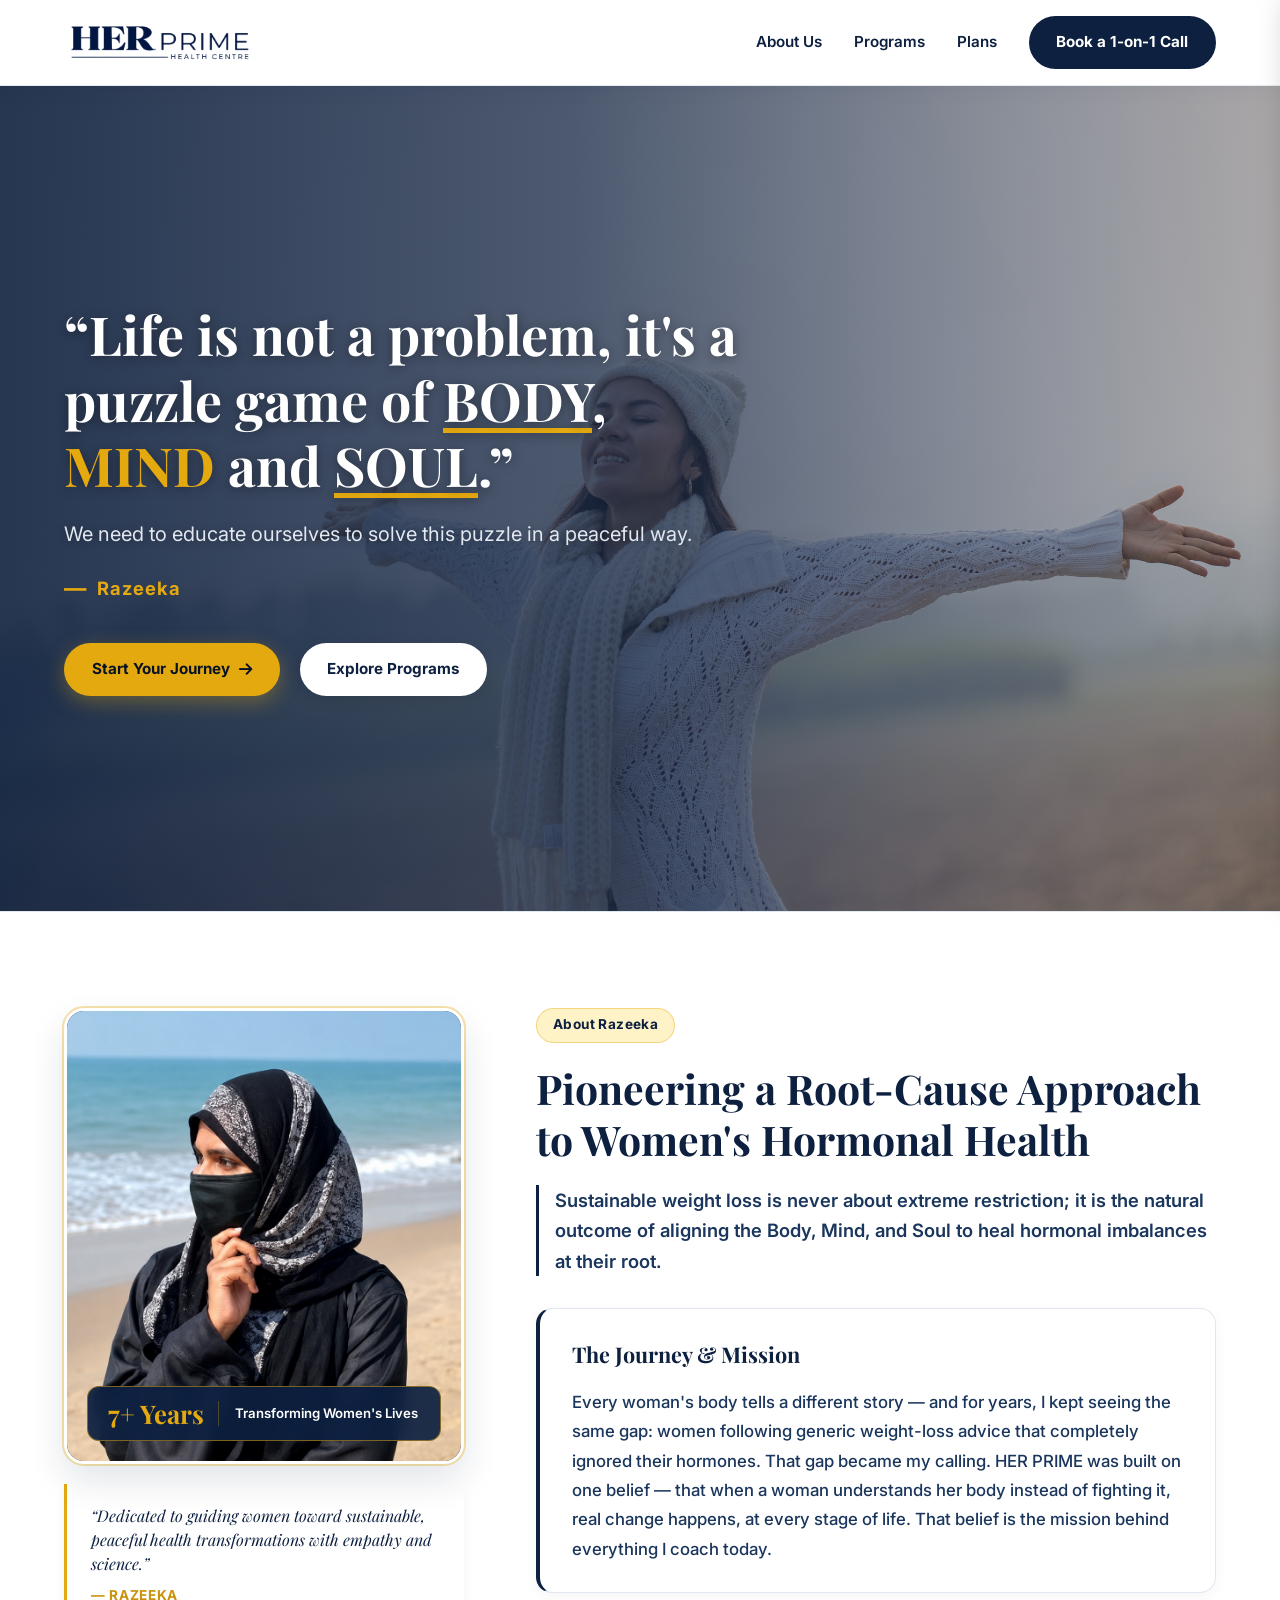
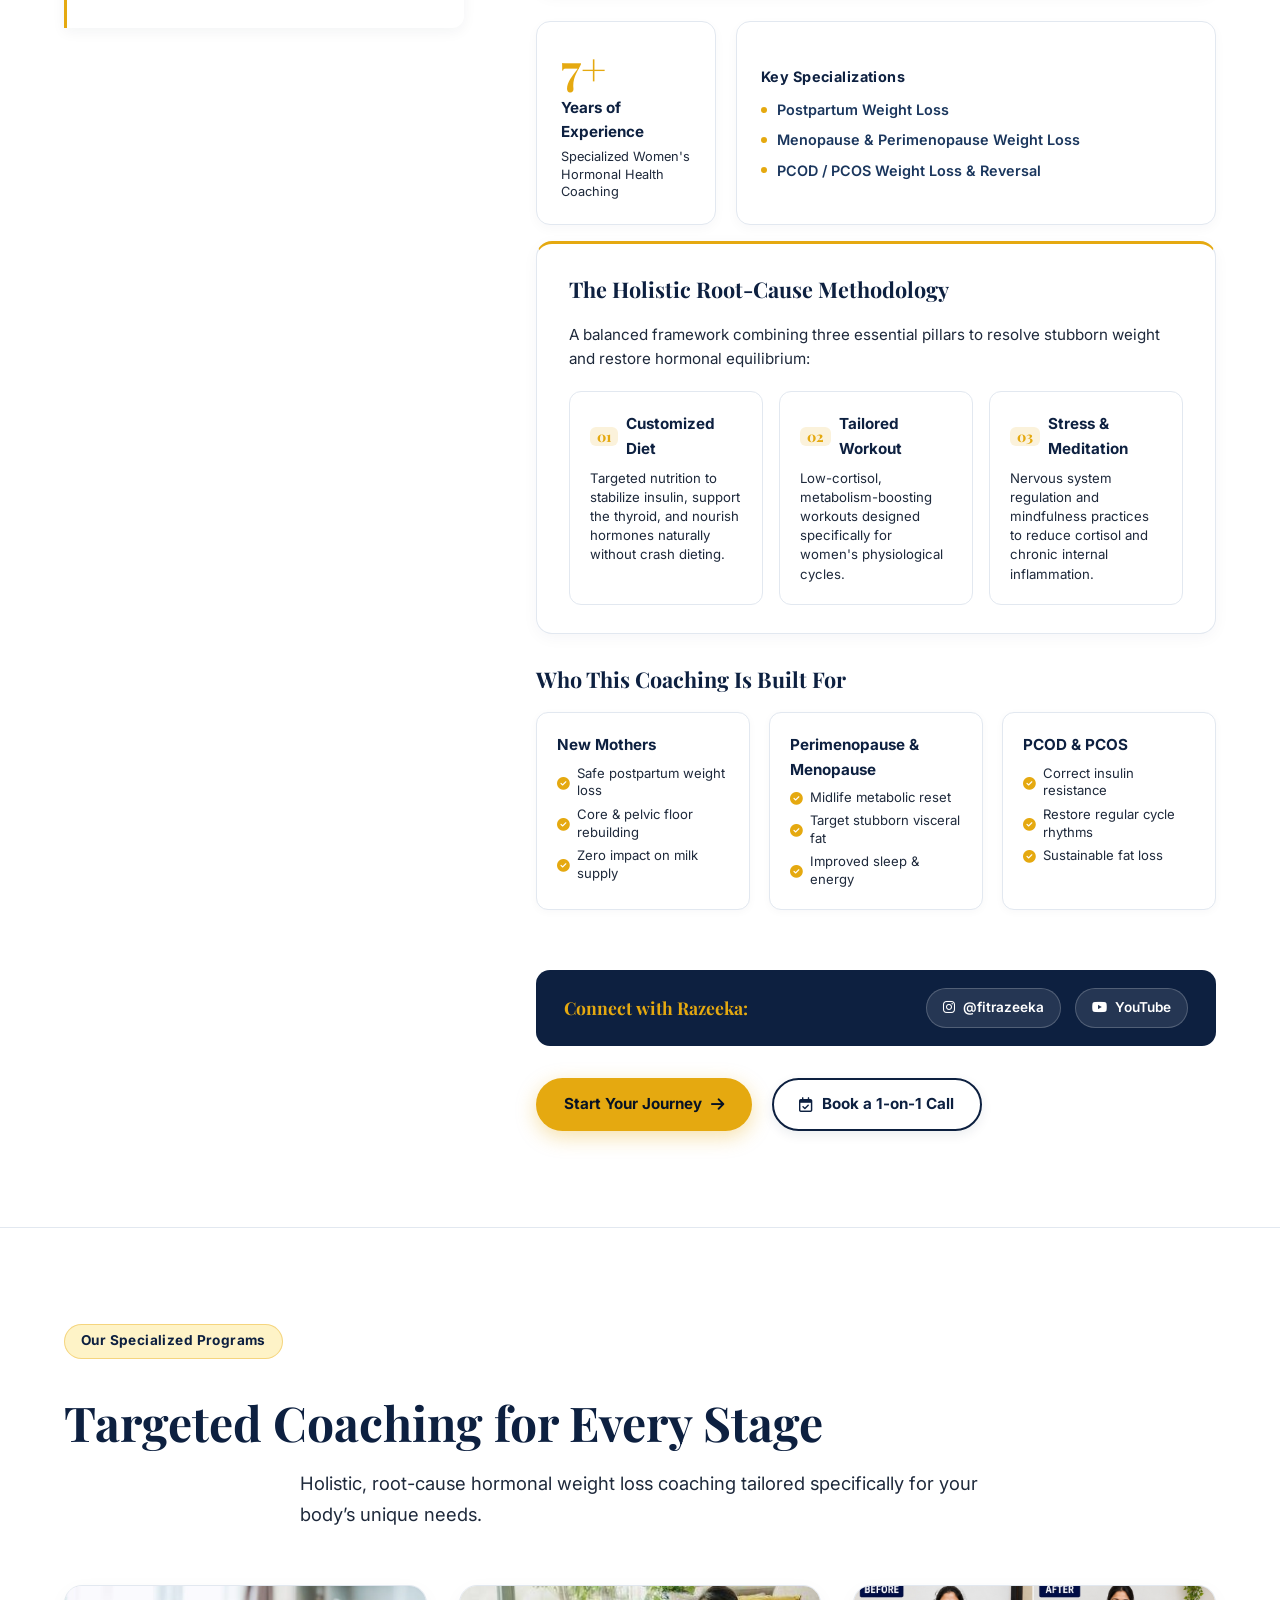
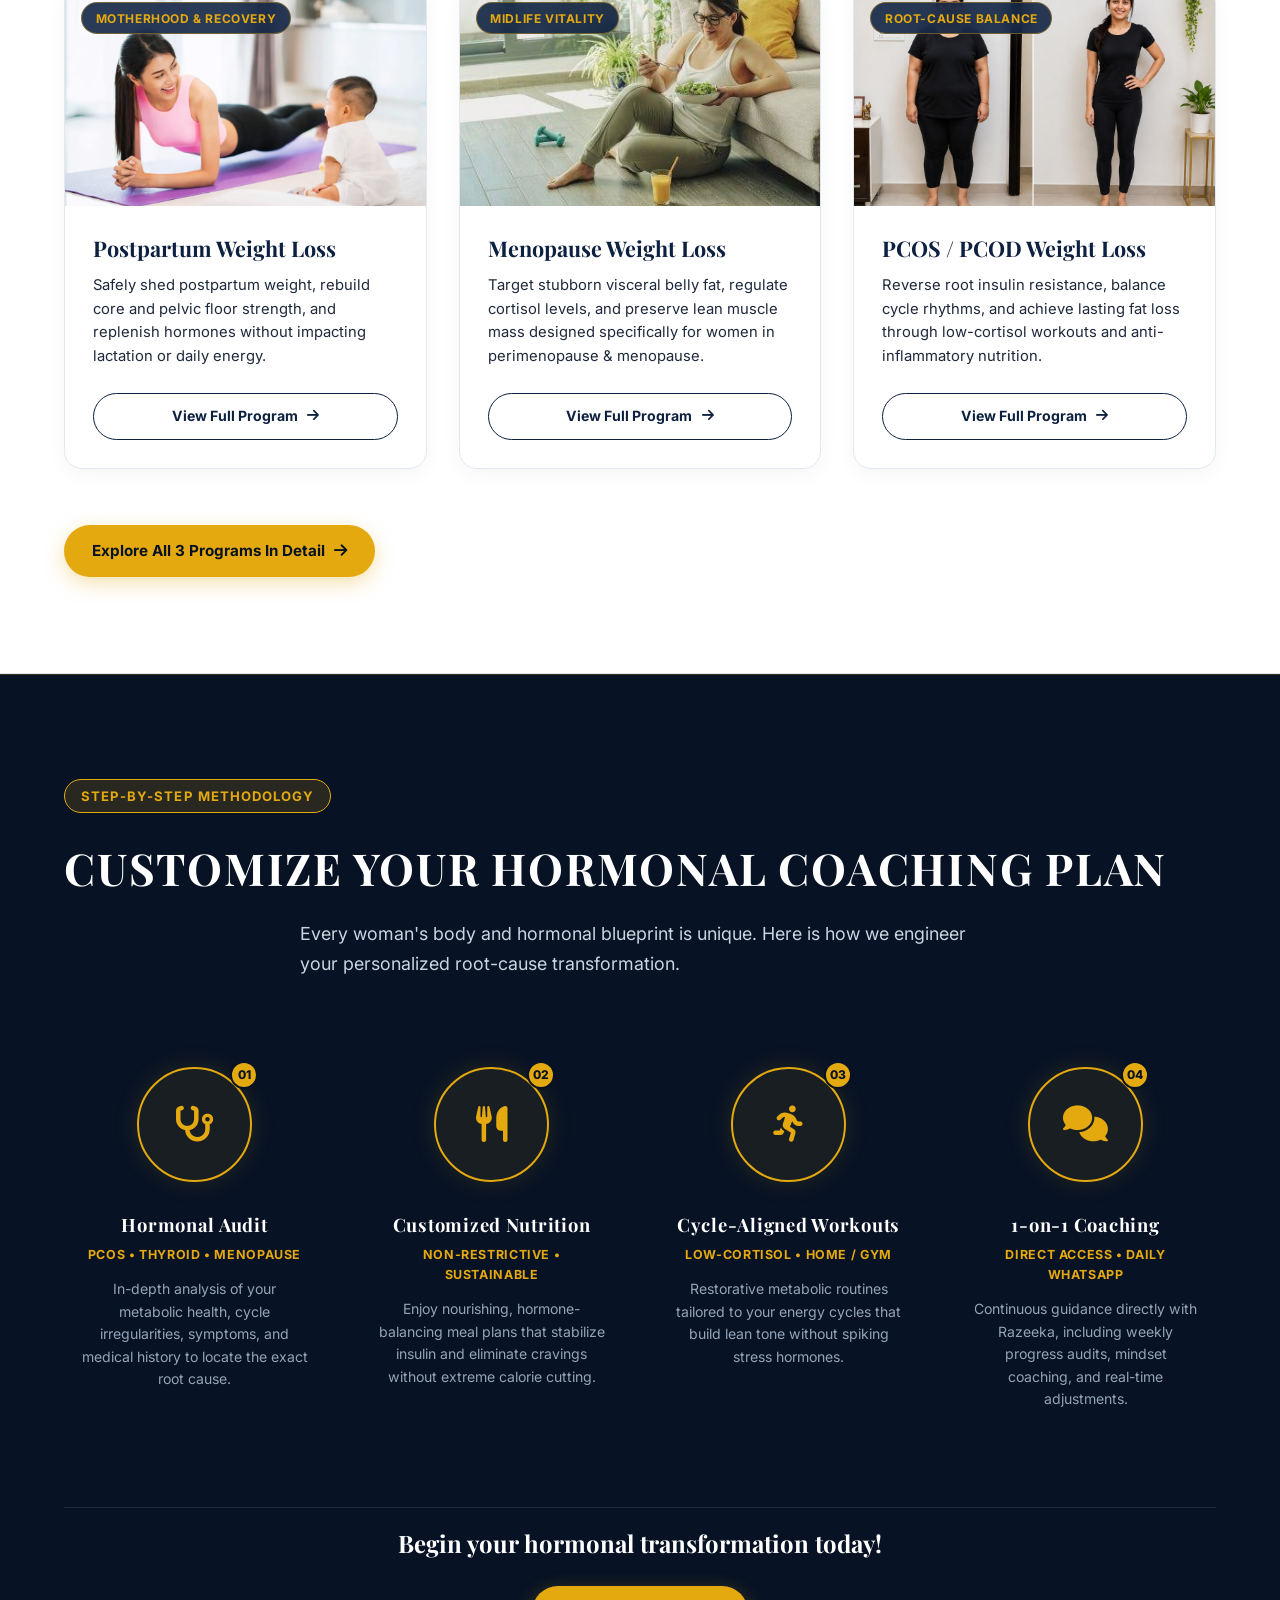
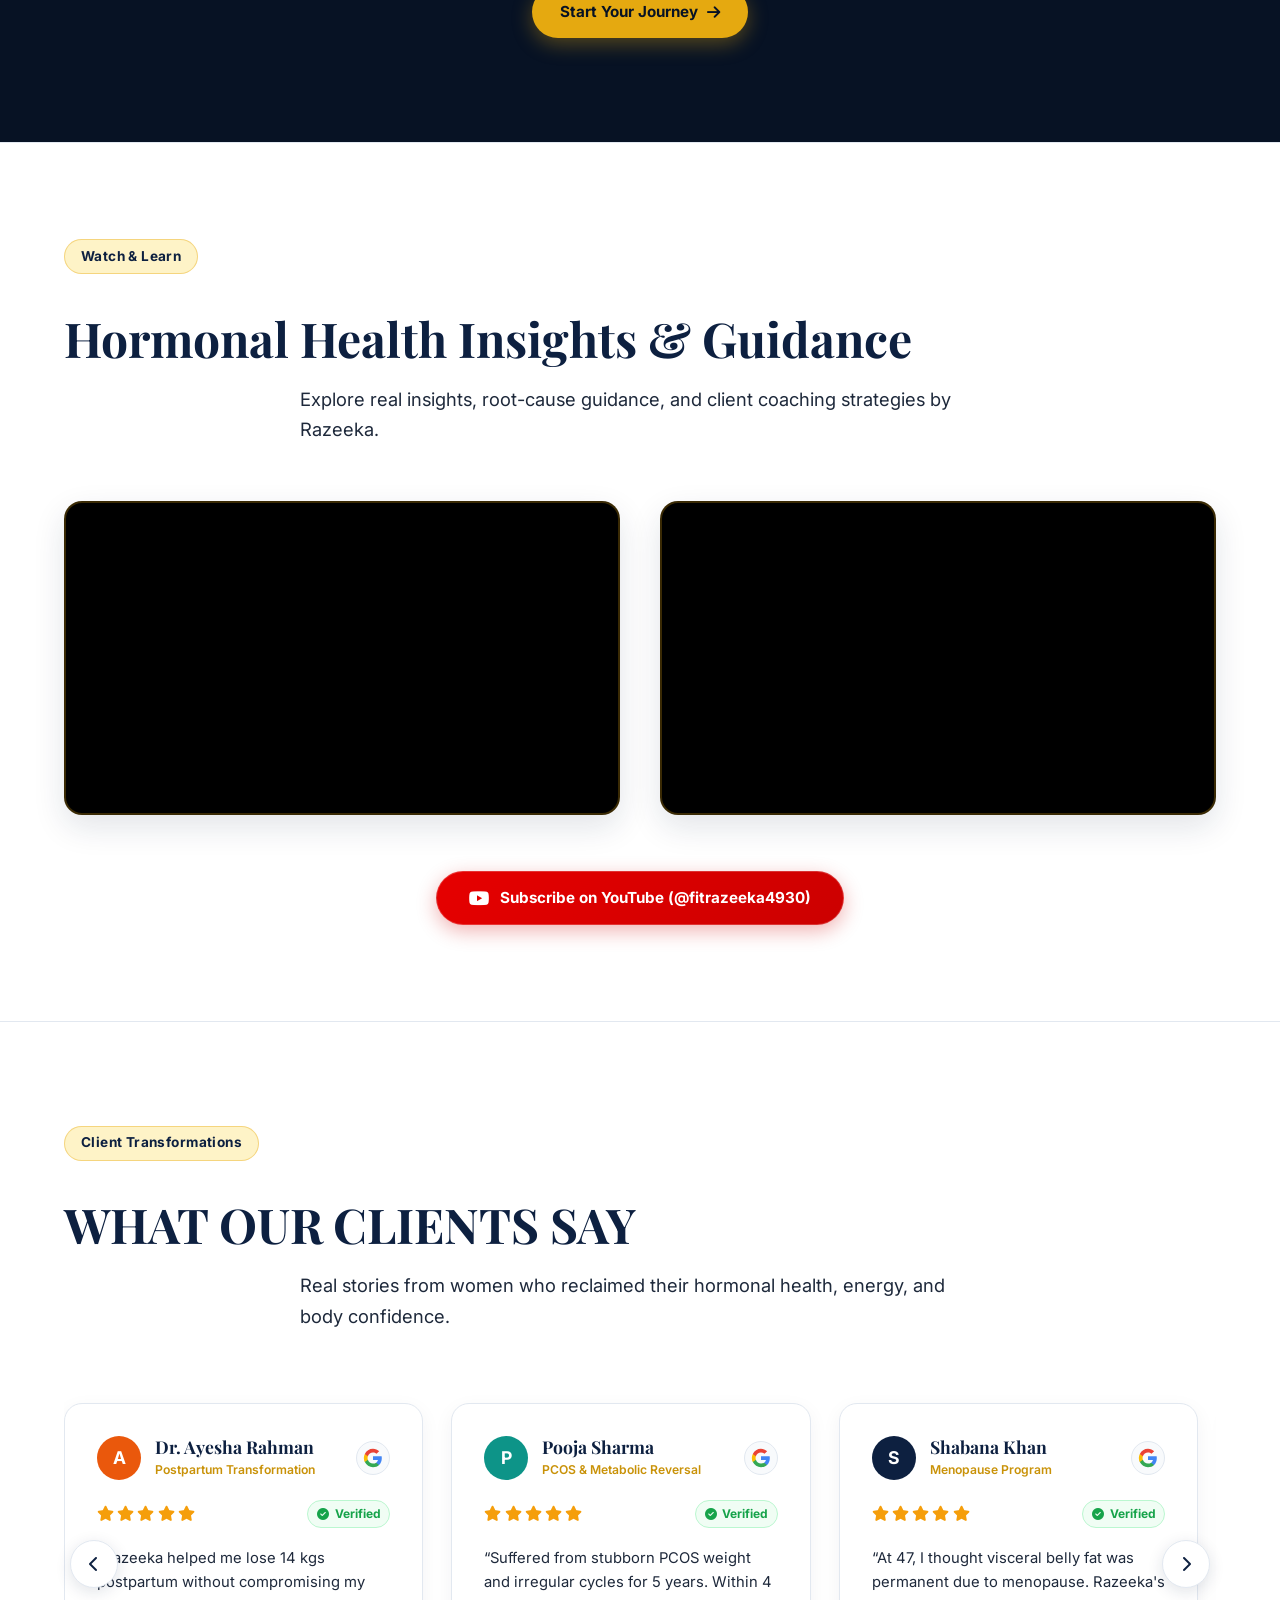
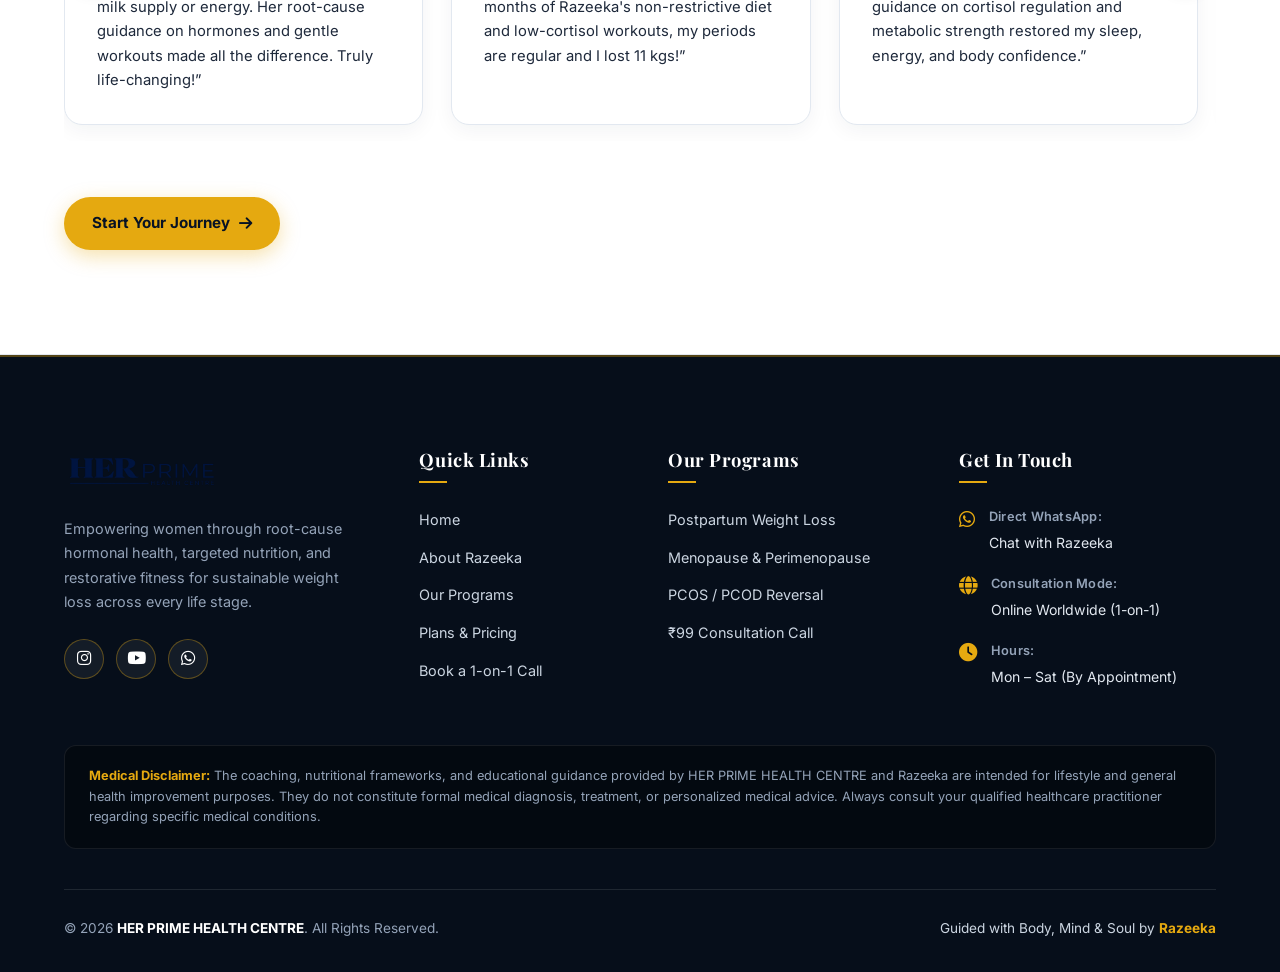
<file: index.html>
<!DOCTYPE html>
<html lang="en">
<head>
  <meta charset="UTF-8">
  <meta name="viewport" content="width=device-width, initial-scale=1.0">
  <title>HER PRIME HEALTH CENTRE</title>
  
  <!-- Favicon -->
  <link rel="icon" type="image/png" href="logo.png">

  <!-- Google Fonts: Playfair Display (Heading) & Inter (Body) -->
  <link rel="preconnect" href="https://fonts.googleapis.com">
  <link rel="preconnect" href="https://fonts.gstatic.com" crossorigin>
  <link href="https://fonts.googleapis.com/css2?family=Inter:wght@300;400;500;600;700;800&family=Playfair+Display:ital,wght@0,600;0,700;0,800;1,600;1,700&display=swap" rel="stylesheet">
  
  <!-- FontAwesome Icons -->
  <link rel="stylesheet" href="https://cdnjs.cloudflare.com/ajax/libs/font-awesome/6.5.1/css/all.min.css">
  
  <link rel="stylesheet" href="styles.css">
</head>
<body>

  <!-- 1. NAVIGATION BAR -->
  <header class="navbar">
    <div class="container nav-container">
      <a href="index.html" class="brand">
        <img src="logo.png" alt="HER PRIME HEALTH CENTRE" class="brand-wordmark-logo">
      </a>

      <nav class="nav-links">
        <a href="#about" class="nav-item">About Us</a>
        <a href="programs.html" class="nav-item">Programs</a>
        <a href="plans.html" class="nav-item">Plans</a>
        <a href="booking.html" class="btn btn-navy">Book a 1-on-1 Call</a>
        <button class="mobile-nav-toggle" id="mobileNavToggle" aria-label="Open navigation menu">
          <i class="fa-solid fa-bars"></i>
        </button>
      </nav>
    </div>
  </header>

  <!-- Mobile Navigation Drawer -->
  <div class="mobile-nav-overlay" id="mobileNavOverlay"></div>
  <div class="mobile-nav-drawer" id="mobileNavDrawer">
    <div class="mobile-drawer-header">
      <img src="logo.png" alt="HER PRIME" class="mobile-drawer-logo">
      <button class="mobile-drawer-close" id="mobileNavClose" aria-label="Close navigation menu">
        <i class="fa-solid fa-xmark"></i>
      </button>
    </div>
    <nav class="mobile-drawer-links">
      <a href="index.html" class="mobile-drawer-item active"><i class="fa-solid fa-house"></i> Home</a>
      <a href="index.html#about" class="mobile-drawer-item"><i class="fa-solid fa-user"></i> About Us</a>
      <a href="programs.html" class="mobile-drawer-item"><i class="fa-solid fa-heart-pulse"></i> Our Programs</a>
      <a href="plans.html" class="mobile-drawer-item"><i class="fa-solid fa-tags"></i> Plans & Pricing</a>
      <a href="booking.html" class="mobile-drawer-item mobile-highlight"><i class="fa-solid fa-calendar-check"></i> Book a 1-on-1 Call (₹99)</a>
    </nav>
  </div>

  <!-- 2. FULL HERO SECTION WITH IMAGE AS FULL BACKGROUND & TEXT ON TOP -->
  <section class="hero-section">
    <!-- Full-screen Hero Photo -->
    <div class="hero-bg-image"></div>
    
    <!-- Subtle gradient overlay to make text pop while keeping photo clearly visible -->
    <div class="hero-overlay"></div>

    <!-- Text Content Overlaid On Top of Image -->
    <div class="container hero-content">
      <div class="hero-text-box">
        
        <h1 class="hero-quote">
          “Life is not a problem, it's a puzzle game of <span class="highlight-body">BODY</span>, <span class="highlight-gold">MIND</span> and <span class="highlight-soul">SOUL</span>.”
        </h1>

        <p class="hero-subquote">
          We need to educate ourselves to solve this puzzle in a peaceful way.
        </p>

        <div class="quote-author">
          <span class="author-dash">—</span>
          <span class="author-name">Razeeka</span>
        </div>

        <div class="hero-actions">
          <a href="plans.html" class="btn btn-gold">
            <span>Start Your Journey</span>
            <i class="fa-solid fa-arrow-right"></i>
          </a>
          <a href="programs.html" class="btn btn-white">
            <span>Explore Programs</span>
          </a>
        </div>

      </div>
    </div>
  </section>

  <!-- 3. ABOUT ME / WHO I AM SECTION -->
  <section id="about" class="about-section">
    <div class="container about-container">
      
      <!-- Left Column: Personal Photo & Bio Card -->
      <div class="about-image-column">
        <div class="about-image-card">
          <img src="razeeka.jpg" alt="Razeeka - Women's Hormonal Weight Loss Coach" class="about-photo">
          <div class="about-photo-badge">
            <span class="badge-years">7+ Years</span>
            <span class="badge-label">Transforming Women's Lives</span>
          </div>
        </div>
        
        <div class="about-personal-quote">
          <p class="personal-line">
            “Dedicated to guiding women toward sustainable, peaceful health transformations with empathy and science.”
          </p>
          <span class="personal-author">— Razeeka</span>
        </div>
      </div>

      <!-- Right Column: Narrative & Credentials -->
      <div class="about-content-column">
        
        <span class="section-badge">About Razeeka</span>
        
        <!-- 1. Opening Hook -->
        <h2 class="about-heading">
          Pioneering a Root-Cause Approach to <span class="text-gold">Women's Hormonal Health</span>
        </h2>
        <p class="about-hook">
          Sustainable weight loss is never about extreme restriction; it is the natural outcome of aligning the Body, Mind, and Soul to heal hormonal imbalances at their root.
        </p>

        <!-- 2. Her Story -->
        <div class="about-card story-card">
          <h3 class="block-title">The Journey & Mission</h3>
          <p class="story-text">
            Every woman's body tells a different story — and for years, I kept seeing the same gap: women following generic weight-loss advice that completely ignored their hormones. That gap became my calling. HER PRIME was built on one belief — that when a woman understands her body instead of fighting it, real change happens, at every stage of life. That belief is the mission behind everything I coach today.
          </p>
        </div>

        <!-- 3. Experience & Credentials -->
        <div class="credentials-grid">
          <div class="cred-card">
            <span class="cred-number">7+</span>
            <span class="cred-label">Years of Experience</span>
            <p class="cred-desc">Specialized Women's Hormonal Health Coaching</p>
          </div>

          <div class="cred-card cred-specs">
            <span class="cred-subtitle">Key Specializations</span>
            <ul class="spec-list">
              <li>Postpartum Weight Loss</li>
              <li>Menopause & Perimenopause Weight Loss</li>
              <li>PCOD / PCOS Weight Loss & Reversal</li>
            </ul>
          </div>
        </div>

        <!-- 4. Her Approach / Philosophy -->
        <div class="about-card philosophy-card">
          <h3 class="block-title">The Holistic Root-Cause Methodology</h3>
          <p class="philosophy-intro">
            A balanced framework combining three essential pillars to resolve stubborn weight and restore hormonal equilibrium:
          </p>
          
          <div class="pillars-row">
            <div class="pillar-box">
              <div class="pillar-header">
                <span class="pillar-num">01</span>
                <h4 class="pillar-title">Customized Diet</h4>
              </div>
              <p class="pillar-text">Targeted nutrition to stabilize insulin, support the thyroid, and nourish hormones naturally without crash dieting.</p>
            </div>
            <div class="pillar-box">
              <div class="pillar-header">
                <span class="pillar-num">02</span>
                <h4 class="pillar-title">Tailored Workout</h4>
              </div>
              <p class="pillar-text">Low-cortisol, metabolism-boosting workouts designed specifically for women's physiological cycles.</p>
            </div>
            <div class="pillar-box">
              <div class="pillar-header">
                <span class="pillar-num">03</span>
                <h4 class="pillar-title">Stress & Meditation</h4>
              </div>
              <p class="pillar-text">Nervous system regulation and mindfulness practices to reduce cortisol and chronic internal inflammation.</p>
            </div>
          </div>
        </div>

        <!-- 5. Who She Helps -->
        <div class="audience-wrap">
          <h3 class="block-title">Who This Coaching Is Built For</h3>
          <div class="audience-grid">
            <div class="audience-box">
              <h4>New Mothers</h4>
              <ul class="audience-list">
                <li><i class="fa-solid fa-circle-check check-gold"></i> Safe postpartum weight loss</li>
                <li><i class="fa-solid fa-circle-check check-gold"></i> Core & pelvic floor rebuilding</li>
                <li><i class="fa-solid fa-circle-check check-gold"></i> Zero impact on milk supply</li>
              </ul>
            </div>
            <div class="audience-box">
              <h4>Perimenopause & Menopause</h4>
              <ul class="audience-list">
                <li><i class="fa-solid fa-circle-check check-gold"></i> Midlife metabolic reset</li>
                <li><i class="fa-solid fa-circle-check check-gold"></i> Target stubborn visceral fat</li>
                <li><i class="fa-solid fa-circle-check check-gold"></i> Improved sleep & energy</li>
              </ul>
            </div>
            <div class="audience-box">
              <h4>PCOD & PCOS</h4>
              <ul class="audience-list">
                <li><i class="fa-solid fa-circle-check check-gold"></i> Correct insulin resistance</li>
                <li><i class="fa-solid fa-circle-check check-gold"></i> Restore regular cycle rhythms</li>
                <li><i class="fa-solid fa-circle-check check-gold"></i> Sustainable fat loss</li>
              </ul>
            </div>
          </div>
        </div>

        <!-- 6. Social Channels & Community -->
        <div class="proof-bar">
          <span class="proof-title">Connect with Razeeka:</span>
          <div class="proof-links">
            <a href="https://instagram.com/fitrazeeka" target="_blank" rel="noopener noreferrer" class="social-btn">
              <i class="fa-brands fa-instagram"></i>
              <span>@fitrazeeka</span>
            </a>
            <a href="https://www.youtube.com/@fitrazeeka4930" target="_blank" rel="noopener noreferrer" class="social-btn">
              <i class="fa-brands fa-youtube"></i>
              <span>YouTube</span>
            </a>
          </div>
        </div>

        <!-- 8. Closing CTA with Clear Visual Hierarchy -->
        <div class="about-cta">
          <a href="plans.html" class="btn btn-gold">
            <span>Start Your Journey</span>
            <i class="fa-solid fa-arrow-right"></i>
          </a>
          <a href="booking.html" class="btn btn-outline-navy">
            <i class="fa-regular fa-calendar-check"></i>
            <span>Book a 1-on-1 Call</span>
          </a>
        </div>

      </div>

    </div>
  </section>

  <!-- 4. OUR PROGRAMS PREVIEW SECTION -->
  <section id="programs" class="home-programs-section">
    <div class="container">
      
      <!-- Section Header -->
      <div class="section-header text-center">
        <span class="section-badge">Our Specialized Programs</span>
        <h2 class="home-programs-heading">
          Targeted Coaching for <span class="text-gold">Every Stage</span>
        </h2>
        <p class="home-programs-sub">
          Holistic, root-cause hormonal weight loss coaching tailored specifically for your body’s unique needs.
        </p>
        <div class="mobile-swipe-hint">
          <i class="fa-solid fa-arrows-left-right"></i>
          <span>Swipe to explore programs</span>
        </div>
      </div>

      <!-- 3 Compact Program Cards Grid -->
      <div class="home-programs-grid">
        
        <!-- Card 1: Postpartum -->
        <div class="home-program-card">
          <div class="home-program-img-wrap">
            <img src="postpartum.webp" alt="Postpartum Weight Loss" class="home-program-img">
            <span class="home-program-tag">Motherhood & Recovery</span>
          </div>
          <div class="home-program-body">
            <h3 class="home-program-title">Postpartum Weight Loss</h3>
            <p class="home-program-desc">
              Safely shed postpartum weight, rebuild core and pelvic floor strength, and replenish hormones without impacting lactation or daily energy.
            </p>
            <a href="programs.html#postpartum" class="btn btn-view-program">
              <span>View Full Program</span>
              <i class="fa-solid fa-arrow-right"></i>
            </a>
          </div>
        </div>

        <!-- Card 2: Menopause -->
        <div class="home-program-card">
          <div class="home-program-img-wrap">
            <img src="menopause.jpg" alt="Menopause & Perimenopause Weight Loss" class="home-program-img">
            <span class="home-program-tag">Midlife Vitality</span>
          </div>
          <div class="home-program-body">
            <h3 class="home-program-title">Menopause Weight Loss</h3>
            <p class="home-program-desc">
              Target stubborn visceral belly fat, regulate cortisol levels, and preserve lean muscle mass designed specifically for women in perimenopause & menopause.
            </p>
            <a href="programs.html#menopause" class="btn btn-view-program">
              <span>View Full Program</span>
              <i class="fa-solid fa-arrow-right"></i>
            </a>
          </div>
        </div>

        <!-- Card 3: PCOS / PCOD -->
        <div class="home-program-card">
          <div class="home-program-img-wrap">
            <img src="transformation.jpg" alt="PCOS / PCOD Weight Loss" class="home-program-img">
            <span class="home-program-tag">Root-Cause Balance</span>
          </div>
          <div class="home-program-body">
            <h3 class="home-program-title">PCOS / PCOD Weight Loss</h3>
            <p class="home-program-desc">
              Reverse root insulin resistance, balance cycle rhythms, and achieve lasting fat loss through low-cortisol workouts and anti-inflammatory nutrition.
            </p>
            <a href="programs.html#pcod-pcos" class="btn btn-view-program">
              <span>View Full Program</span>
              <i class="fa-solid fa-arrow-right"></i>
            </a>
          </div>
        </div>

      </div>

      <!-- Bottom Center Action -->
      <div class="home-programs-footer text-center">
        <a href="programs.html" class="btn btn-gold">
          <span>Explore All 3 Programs In Detail</span>
          <i class="fa-solid fa-arrow-right"></i>
        </a>
      </div>

    </div>
  </section>

  <!-- 5. HOW IT WORKS / CUSTOMIZE YOUR PLAN SECTION (Navy Background + Golden Circle Icons) -->
  <section class="how-it-works-section">
    <div class="container text-center">
      
      <span class="section-badge-gold">Step-by-Step Methodology</span>
      <h2 class="how-heading">
        CUSTOMIZE YOUR <span class="text-gold">HORMONAL COACHING PLAN</span>
      </h2>
      <p class="how-subheading">
        Every woman's body and hormonal blueprint is unique. Here is how we engineer your personalized root-cause transformation.
      </p>

      <div class="mobile-swipe-hint">
        <i class="fa-solid fa-arrows-left-right"></i>
        <span>Swipe to view all 4 steps</span>
      </div>

      <!-- 4 Circular Icon Steps Grid -->
      <div class="how-grid">
        
        <!-- Step 1 -->
        <div class="how-item">
          <div class="how-circle-icon">
            <i class="fa-solid fa-stethoscope"></i>
            <span class="how-step-num">01</span>
          </div>
          <h3 class="how-item-title">Hormonal Audit</h3>
          <span class="how-item-subtitle">PCOS • Thyroid • Menopause</span>
          <p class="how-item-desc">
            In-depth analysis of your metabolic health, cycle irregularities, symptoms, and medical history to locate the exact root cause.
          </p>
        </div>

        <!-- Step 2 -->
        <div class="how-item">
          <div class="how-circle-icon">
            <i class="fa-solid fa-utensils"></i>
            <span class="how-step-num">02</span>
          </div>
          <h3 class="how-item-title">Customized Nutrition</h3>
          <span class="how-item-subtitle">Non-Restrictive • Sustainable</span>
          <p class="how-item-desc">
            Enjoy nourishing, hormone-balancing meal plans that stabilize insulin and eliminate cravings without extreme calorie cutting.
          </p>
        </div>

        <!-- Step 3 -->
        <div class="how-item">
          <div class="how-circle-icon">
            <i class="fa-solid fa-person-running"></i>
            <span class="how-step-num">03</span>
          </div>
          <h3 class="how-item-title">Cycle-Aligned Workouts</h3>
          <span class="how-item-subtitle">Low-Cortisol • Home / Gym</span>
          <p class="how-item-desc">
            Restorative metabolic routines tailored to your energy cycles that build lean tone without spiking stress hormones.
          </p>
        </div>

        <!-- Step 4 -->
        <div class="how-item">
          <div class="how-circle-icon">
            <i class="fa-solid fa-comments"></i>
            <span class="how-step-num">04</span>
          </div>
          <h3 class="how-item-title">1-on-1 Coaching</h3>
          <span class="how-item-subtitle">Direct Access • Daily WhatsApp</span>
          <p class="how-item-desc">
            Continuous guidance directly with Razeeka, including weekly progress audits, mindset coaching, and real-time adjustments.
          </p>
        </div>

      </div>

      <!-- Bottom Callout -->
      <div class="how-footer">
        <h3 class="how-footer-title">Begin your hormonal transformation today!</h3>
        <a href="plans.html" class="btn btn-gold">
          <span>Start Your Journey</span>
          <i class="fa-solid fa-arrow-right"></i>
        </a>
      </div>

    </div>
  </section>

  <!-- 6. YOUTUBE EDUCATIONAL VIDEOS SECTION -->
  <section class="youtube-videos-section">
    <div class="container text-center">
      
      <span class="section-badge">Watch & Learn</span>
      <h2 class="yt-section-heading">
        Hormonal Health <span class="text-gold">Insights & Guidance</span>
      </h2>
      <p class="yt-section-sub">
        Explore real insights, root-cause guidance, and client coaching strategies by Razeeka.
      </p>

      <!-- 2 Videos Grid -->
      <div class="yt-videos-grid">
        
        <!-- Video 1 -->
        <div class="yt-video-card">
          <div class="video-responsive-wrapper">
            <iframe 
              src="https://www.youtube.com/embed/ZntROoDezBA" 
              title="HER PRIME HEALTH CENTRE - Video 1" 
              frameborder="0" 
              allow="accelerometer; autoplay; clipboard-write; encrypted-media; gyroscope; picture-in-picture; web-share" 
              allowfullscreen>
            </iframe>
          </div>
        </div>

        <!-- Video 2 -->
        <div class="yt-video-card">
          <div class="video-responsive-wrapper">
            <iframe 
              src="https://www.youtube.com/embed/PhfqeLoQ31s" 
              title="HER PRIME HEALTH CENTRE - Video 2" 
              frameborder="0" 
              allow="accelerometer; autoplay; clipboard-write; encrypted-media; gyroscope; picture-in-picture; web-share" 
              allowfullscreen>
            </iframe>
          </div>
        </div>

      </div>

      <!-- Channel Link Button -->
      <div class="yt-channel-cta">
        <a href="https://www.youtube.com/@fitrazeeka4930" target="_blank" rel="noopener noreferrer" class="btn btn-yt-red">
          <i class="fa-brands fa-youtube"></i>
          <span>Subscribe on YouTube (@fitrazeeka4930)</span>
        </a>
      </div>

    </div>
  </section>

  <!-- 7. WHAT OUR CLIENTS SAY (Reviews Carousel) -->
  <section id="testimonials" class="reviews-carousel-section">
    <div class="container">
      
      <!-- Section Heading -->
      <div class="section-header text-center">
        <span class="section-badge">Client Transformations</span>
        <h2 class="reviews-heading">
          WHAT OUR <span class="text-gold">CLIENTS SAY</span>
        </h2>
        <p class="reviews-sub">
          Real stories from women who reclaimed their hormonal health, energy, and body confidence.
        </p>
      </div>

      <!-- Carousel Container with Arrows -->
      <div class="carousel-outer-wrapper">
        
        <!-- Left Arrow -->
        <button class="carousel-nav-btn prev-btn" id="reviewsPrev" aria-label="Previous Reviews">
          <i class="fa-solid fa-chevron-left"></i>
        </button>

        <!-- Scrollable Track -->
        <div class="reviews-carousel-track" id="reviewsTrack">
          
          <!-- Review Card 1 -->
          <div class="review-card">
            <div class="review-card-header">
              <div class="reviewer-meta">
                <div class="reviewer-avatar avatar-orange">A</div>
                <div class="reviewer-info">
                  <h3 class="reviewer-name">Dr. Ayesha Rahman</h3>
                  <span class="review-date">Postpartum Transformation</span>
                </div>
              </div>
              <div class="google-badge" title="Verified Google Review">
                <svg viewBox="0 0 24 24" width="20" height="20">
                  <path fill="#4285F4" d="M22.56 12.25c0-.78-.07-1.53-.2-2.25H12v4.26h5.92c-.26 1.37-1.04 2.53-2.21 3.31v2.77h3.57c2.08-1.92 3.28-4.74 3.28-8.09z"/>
                  <path fill="#34A853" d="M12 23c2.97 0 5.46-.98 7.28-2.66l-3.57-2.77c-.98.66-2.23 1.06-3.71 1.06-2.86 0-5.29-1.93-6.16-4.53H2.18v2.84C3.99 20.53 7.7 23 12 23z"/>
                  <path fill="#FBBC05" d="M5.84 14.09c-.22-.66-.35-1.36-.35-2.09s.13-1.43.35-2.09V7.06H2.18C1.43 8.55 1 10.22 1 12s.43 3.45 1.18 4.94l2.85-2.22.81-.63z"/>
                  <path fill="#EA4335" d="M12 5.38c1.62 0 3.06.56 4.21 1.64l3.15-3.15C17.45 2.09 14.97 1 12 1 7.7 1 3.99 3.47 2.18 7.06l3.66 2.84c.87-2.6 3.3-4.52 6.16-4.52z"/>
                </svg>
              </div>
            </div>
            
            <div class="review-stars-row">
              <div class="stars-gold">
                <i class="fa-solid fa-star"></i>
                <i class="fa-solid fa-star"></i>
                <i class="fa-solid fa-star"></i>
                <i class="fa-solid fa-star"></i>
                <i class="fa-solid fa-star"></i>
              </div>
              <span class="verified-pill">
                <i class="fa-solid fa-circle-check"></i> Verified
              </span>
            </div>

            <p class="review-body-text">
              “Razeeka helped me lose 14 kgs postpartum without compromising my milk supply or energy. Her root-cause guidance on hormones and gentle workouts made all the difference. Truly life-changing!”
            </p>
          </div>

          <!-- Review Card 2 -->
          <div class="review-card">
            <div class="review-card-header">
              <div class="reviewer-meta">
                <div class="reviewer-avatar avatar-teal">P</div>
                <div class="reviewer-info">
                  <h3 class="reviewer-name">Pooja Sharma</h3>
                  <span class="review-date">PCOS & Metabolic Reversal</span>
                </div>
              </div>
              <div class="google-badge" title="Verified Google Review">
                <svg viewBox="0 0 24 24" width="20" height="20">
                  <path fill="#4285F4" d="M22.56 12.25c0-.78-.07-1.53-.2-2.25H12v4.26h5.92c-.26 1.37-1.04 2.53-2.21 3.31v2.77h3.57c2.08-1.92 3.28-4.74 3.28-8.09z"/>
                  <path fill="#34A853" d="M12 23c2.97 0 5.46-.98 7.28-2.66l-3.57-2.77c-.98.66-2.23 1.06-3.71 1.06-2.86 0-5.29-1.93-6.16-4.53H2.18v2.84C3.99 20.53 7.7 23 12 23z"/>
                  <path fill="#FBBC05" d="M5.84 14.09c-.22-.66-.35-1.36-.35-2.09s.13-1.43.35-2.09V7.06H2.18C1.43 8.55 1 10.22 1 12s.43 3.45 1.18 4.94l2.85-2.22.81-.63z"/>
                  <path fill="#EA4335" d="M12 5.38c1.62 0 3.06.56 4.21 1.64l3.15-3.15C17.45 2.09 14.97 1 12 1 7.7 1 3.99 3.47 2.18 7.06l3.66 2.84c.87-2.6 3.3-4.52 6.16-4.52z"/>
                </svg>
              </div>
            </div>
            
            <div class="review-stars-row">
              <div class="stars-gold">
                <i class="fa-solid fa-star"></i>
                <i class="fa-solid fa-star"></i>
                <i class="fa-solid fa-star"></i>
                <i class="fa-solid fa-star"></i>
                <i class="fa-solid fa-star"></i>
              </div>
              <span class="verified-pill">
                <i class="fa-solid fa-circle-check"></i> Verified
              </span>
            </div>

            <p class="review-body-text">
              “Suffered from stubborn PCOS weight and irregular cycles for 5 years. Within 4 months of Razeeka's non-restrictive diet and low-cortisol workouts, my periods are regular and I lost 11 kgs!”
            </p>
          </div>

          <!-- Review Card 3 -->
          <div class="review-card">
            <div class="review-card-header">
              <div class="reviewer-meta">
                <div class="reviewer-avatar avatar-navy">S</div>
                <div class="reviewer-info">
                  <h3 class="reviewer-name">Shabana Khan</h3>
                  <span class="review-date">Menopause Program</span>
                </div>
              </div>
              <div class="google-badge" title="Verified Google Review">
                <svg viewBox="0 0 24 24" width="20" height="20">
                  <path fill="#4285F4" d="M22.56 12.25c0-.78-.07-1.53-.2-2.25H12v4.26h5.92c-.26 1.37-1.04 2.53-2.21 3.31v2.77h3.57c2.08-1.92 3.28-4.74 3.28-8.09z"/>
                  <path fill="#34A853" d="M12 23c2.97 0 5.46-.98 7.28-2.66l-3.57-2.77c-.98.66-2.23 1.06-3.71 1.06-2.86 0-5.29-1.93-6.16-4.53H2.18v2.84C3.99 20.53 7.7 23 12 23z"/>
                  <path fill="#FBBC05" d="M5.84 14.09c-.22-.66-.35-1.36-.35-2.09s.13-1.43.35-2.09V7.06H2.18C1.43 8.55 1 10.22 1 12s.43 3.45 1.18 4.94l2.85-2.22.81-.63z"/>
                  <path fill="#EA4335" d="M12 5.38c1.62 0 3.06.56 4.21 1.64l3.15-3.15C17.45 2.09 14.97 1 12 1 7.7 1 3.99 3.47 2.18 7.06l3.66 2.84c.87-2.6 3.3-4.52 6.16-4.52z"/>
                </svg>
              </div>
            </div>
            
            <div class="review-stars-row">
              <div class="stars-gold">
                <i class="fa-solid fa-star"></i>
                <i class="fa-solid fa-star"></i>
                <i class="fa-solid fa-star"></i>
                <i class="fa-solid fa-star"></i>
                <i class="fa-solid fa-star"></i>
              </div>
              <span class="verified-pill">
                <i class="fa-solid fa-circle-check"></i> Verified
              </span>
            </div>

            <p class="review-body-text">
              “At 47, I thought visceral belly fat was permanent due to menopause. Razeeka's guidance on cortisol regulation and metabolic strength restored my sleep, energy, and body confidence.”
            </p>
          </div>

          <!-- Review Card 4 -->
          <div class="review-card">
            <div class="review-card-header">
              <div class="reviewer-meta">
                <div class="reviewer-avatar avatar-purple">N</div>
                <div class="reviewer-info">
                  <h3 class="reviewer-name">Neha Varma</h3>
                  <span class="review-date">Hormonal Balance & Weight</span>
                </div>
              </div>
              <div class="google-badge" title="Verified Google Review">
                <svg viewBox="0 0 24 24" width="20" height="20">
                  <path fill="#4285F4" d="M22.56 12.25c0-.78-.07-1.53-.2-2.25H12v4.26h5.92c-.26 1.37-1.04 2.53-2.21 3.31v2.77h3.57c2.08-1.92 3.28-4.74 3.28-8.09z"/>
                  <path fill="#34A853" d="M12 23c2.97 0 5.46-.98 7.28-2.66l-3.57-2.77c-.98.66-2.23 1.06-3.71 1.06-2.86 0-5.29-1.93-6.16-4.53H2.18v2.84C3.99 20.53 7.7 23 12 23z"/>
                  <path fill="#FBBC05" d="M5.84 14.09c-.22-.66-.35-1.36-.35-2.09s.13-1.43.35-2.09V7.06H2.18C1.43 8.55 1 10.22 1 12s.43 3.45 1.18 4.94l2.85-2.22.81-.63z"/>
                  <path fill="#EA4335" d="M12 5.38c1.62 0 3.06.56 4.21 1.64l3.15-3.15C17.45 2.09 14.97 1 12 1 7.7 1 3.99 3.47 2.18 7.06l3.66 2.84c.87-2.6 3.3-4.52 6.16-4.52z"/>
                </svg>
              </div>
            </div>
            
            <div class="review-stars-row">
              <div class="stars-gold">
                <i class="fa-solid fa-star"></i>
                <i class="fa-solid fa-star"></i>
                <i class="fa-solid fa-star"></i>
                <i class="fa-solid fa-star"></i>
                <i class="fa-solid fa-star"></i>
              </div>
              <span class="verified-pill">
                <i class="fa-solid fa-circle-check"></i> Verified
              </span>
            </div>

            <p class="review-body-text">
              “The best decision I made for my health. No crash dieting, no extreme workouts — just gentle, evidence-based habits that healed my gut and hormones. 5-star coaching!”
            </p>
          </div>

          <!-- Review Card 5 -->
          <div class="review-card">
            <div class="review-card-header">
              <div class="reviewer-meta">
                <div class="reviewer-avatar avatar-gold">F</div>
                <div class="reviewer-info">
                  <h3 class="reviewer-name">Fatima Zahra</h3>
                  <span class="review-date">Postpartum Core & Recovery</span>
                </div>
              </div>
              <div class="google-badge" title="Verified Google Review">
                <svg viewBox="0 0 24 24" width="20" height="20">
                  <path fill="#4285F4" d="M22.56 12.25c0-.78-.07-1.53-.2-2.25H12v4.26h5.92c-.26 1.37-1.04 2.53-2.21 3.31v2.77h3.57c2.08-1.92 3.28-4.74 3.28-8.09z"/>
                  <path fill="#34A853" d="M12 23c2.97 0 5.46-.98 7.28-2.66l-3.57-2.77c-.98.66-2.23 1.06-3.71 1.06-2.86 0-5.29-1.93-6.16-4.53H2.18v2.84C3.99 20.53 7.7 23 12 23z"/>
                  <path fill="#FBBC05" d="M5.84 14.09c-.22-.66-.35-1.36-.35-2.09s.13-1.43.35-2.09V7.06H2.18C1.43 8.55 1 10.22 1 12s.43 3.45 1.18 4.94l2.85-2.22.81-.63z"/>
                  <path fill="#EA4335" d="M12 5.38c1.62 0 3.06.56 4.21 1.64l3.15-3.15C17.45 2.09 14.97 1 12 1 7.7 1 3.99 3.47 2.18 7.06l3.66 2.84c.87-2.6 3.3-4.52 6.16-4.52z"/>
                </svg>
              </div>
            </div>
            
            <div class="review-stars-row">
              <div class="stars-gold">
                <i class="fa-solid fa-star"></i>
                <i class="fa-solid fa-star"></i>
                <i class="fa-solid fa-star"></i>
                <i class="fa-solid fa-star"></i>
                <i class="fa-solid fa-star"></i>
              </div>
              <span class="verified-pill">
                <i class="fa-solid fa-circle-check"></i> Verified
              </span>
            </div>

            <p class="review-body-text">
              “Razeeka is so compassionate and knowledgeable. She tailored everything around my newborn's schedule. Lost my baby weight peacefully while feeling happier and stronger than ever.”
            </p>
          </div>

          <!-- Review Card 6 -->
          <div class="review-card">
            <div class="review-card-header">
              <div class="reviewer-meta">
                <div class="reviewer-avatar avatar-rose">S</div>
                <div class="reviewer-info">
                  <h3 class="reviewer-name">Sunita Menon</h3>
                  <span class="review-date">PCOD & Thyroid Metabolic Reset</span>
                </div>
              </div>
              <div class="google-badge" title="Verified Google Review">
                <svg viewBox="0 0 24 24" width="20" height="20">
                  <path fill="#4285F4" d="M22.56 12.25c0-.78-.07-1.53-.2-2.25H12v4.26h5.92c-.26 1.37-1.04 2.53-2.21 3.31v2.77h3.57c2.08-1.92 3.28-4.74 3.28-8.09z"/>
                  <path fill="#34A853" d="M12 23c2.97 0 5.46-.98 7.28-2.66l-3.57-2.77c-.98.66-2.23 1.06-3.71 1.06-2.86 0-5.29-1.93-6.16-4.53H2.18v2.84C3.99 20.53 7.7 23 12 23z"/>
                  <path fill="#FBBC05" d="M5.84 14.09c-.22-.66-.35-1.36-.35-2.09s.13-1.43.35-2.09V7.06H2.18C1.43 8.55 1 10.22 1 12s.43 3.45 1.18 4.94l2.85-2.22.81-.63z"/>
                  <path fill="#EA4335" d="M12 5.38c1.62 0 3.06.56 4.21 1.64l3.15-3.15C17.45 2.09 14.97 1 12 1 7.7 1 3.99 3.47 2.18 7.06l3.66 2.84c.87-2.6 3.3-4.52 6.16-4.52z"/>
                </svg>
              </div>
            </div>
            
            <div class="review-stars-row">
              <div class="stars-gold">
                <i class="fa-solid fa-star"></i>
                <i class="fa-solid fa-star"></i>
                <i class="fa-solid fa-star"></i>
                <i class="fa-solid fa-star"></i>
                <i class="fa-solid fa-star"></i>
              </div>
              <span class="verified-pill">
                <i class="fa-solid fa-circle-check"></i> Verified
              </span>
            </div>

            <p class="review-body-text">
              “My thyroid and PCOD symptoms were making weight loss impossible. Razeeka's 1-on-1 daily accountability and customized nutrition helped me break the plateau. Highly recommended!”
            </p>
          </div>

        </div>

        <!-- Right Arrow -->
        <button class="carousel-nav-btn next-btn" id="reviewsNext" aria-label="Next Reviews">
          <i class="fa-solid fa-chevron-right"></i>
        </button>

      </div>

      <!-- Bottom Callout -->
      <div class="reviews-bottom-cta text-center">
        <a href="plans.html" class="btn btn-gold">
          <span>Start Your Journey</span>
          <i class="fa-solid fa-arrow-right"></i>
        </a>
      </div>

    </div>
  </section>

  <!-- 8. SITE FOOTER -->
  <footer class="site-footer">
    <div class="container">
      
      <div class="footer-top-grid">
        
        <!-- Col 1: Brand & Philosophy -->
        <div class="footer-col footer-col-brand">
          <a href="index.html" class="footer-brand-link">
            <img src="logo.png" alt="HER PRIME HEALTH CENTRE" class="footer-logo">
          </a>
          <p class="footer-brand-desc">
            Empowering women through root-cause hormonal health, targeted nutrition, and restorative fitness for sustainable weight loss across every life stage.
          </p>
          <div class="footer-social-links">
            <a href="https://instagram.com/fitrazeeka" target="_blank" rel="noopener noreferrer" class="footer-social-btn" title="Follow on Instagram" aria-label="Instagram">
              <i class="fa-brands fa-instagram"></i>
            </a>
            <a href="https://www.youtube.com/@fitrazeeka4930" target="_blank" rel="noopener noreferrer" class="footer-social-btn" title="Subscribe on YouTube" aria-label="YouTube">
              <i class="fa-brands fa-youtube"></i>
            </a>
            <a href="https://wa.me/" target="_blank" rel="noopener noreferrer" class="footer-social-btn" title="Chat on WhatsApp" aria-label="WhatsApp">
              <i class="fa-brands fa-whatsapp"></i>
            </a>
          </div>
        </div>

        <!-- Col 2: Quick Links -->
        <div class="footer-col">
          <h4 class="footer-col-title">Quick Links</h4>
          <ul class="footer-links-list">
            <li><a href="index.html">Home</a></li>
            <li><a href="index.html#about">About Razeeka</a></li>
            <li><a href="programs.html">Our Programs</a></li>
            <li><a href="plans.html">Plans & Pricing</a></li>
            <li><a href="booking.html">Book a 1-on-1 Call</a></li>
          </ul>
        </div>

        <!-- Col 3: Programs & Specializations -->
        <div class="footer-col">
          <h4 class="footer-col-title">Our Programs</h4>
          <ul class="footer-links-list">
            <li><a href="programs.html#postpartum">Postpartum Weight Loss</a></li>
            <li><a href="programs.html#menopause">Menopause & Perimenopause</a></li>
            <li><a href="programs.html#pcod-pcos">PCOS / PCOD Reversal</a></li>
            <li><a href="booking.html">₹99 Consultation Call</a></li>
          </ul>
        </div>

        <!-- Col 4: Contact & Inquiries -->
        <div class="footer-col">
          <h4 class="footer-col-title">Get In Touch</h4>
          <div class="footer-contact-info">
            <div class="contact-item">
              <i class="fa-brands fa-whatsapp contact-icon"></i>
              <div>
                <span class="contact-label">Direct WhatsApp:</span>
                <a href="https://wa.me/" target="_blank" rel="noopener noreferrer" class="contact-value">Chat with Razeeka</a>
              </div>
            </div>
            <div class="contact-item">
              <i class="fa-solid fa-globe contact-icon"></i>
              <div>
                <span class="contact-label">Consultation Mode:</span>
                <span class="contact-value">Online Worldwide (1-on-1)</span>
              </div>
            </div>
            <div class="contact-item">
              <i class="fa-solid fa-clock contact-icon"></i>
              <div>
                <span class="contact-label">Hours:</span>
                <span class="contact-value">Mon – Sat (By Appointment)</span>
              </div>
            </div>
          </div>
        </div>

      </div>

      <!-- Medical Disclaimer -->
      <div class="footer-disclaimer">
        <p>
          <strong>Medical Disclaimer:</strong> The coaching, nutritional frameworks, and educational guidance provided by HER PRIME HEALTH CENTRE and Razeeka are intended for lifestyle and general health improvement purposes. They do not constitute formal medical diagnosis, treatment, or personalized medical advice. Always consult your qualified healthcare practitioner regarding specific medical conditions.
        </p>
      </div>

      <!-- Bottom Bar -->
      <div class="footer-bottom-bar">
        <p class="footer-copyright">
          © 2026 <strong>HER PRIME HEALTH CENTRE</strong>. All Rights Reserved.
        </p>
        <p class="footer-credits">
          Guided with Body, Mind & Soul by <strong>Razeeka</strong>
        </p>
      </div>

    </div>
  </footer>

  <!-- Scripts -->
  <script>
    document.addEventListener('DOMContentLoaded', () => {
      // 1. Mobile Navigation Drawer Toggle
      const mobileNavToggle = document.getElementById('mobileNavToggle');
      const mobileNavClose = document.getElementById('mobileNavClose');
      const mobileNavDrawer = document.getElementById('mobileNavDrawer');
      const mobileNavOverlay = document.getElementById('mobileNavOverlay');
      const mobileDrawerLinks = document.querySelectorAll('.mobile-drawer-item');

      function openDrawer() {
        if (mobileNavDrawer && mobileNavOverlay) {
          mobileNavDrawer.classList.add('active');
          mobileNavOverlay.classList.add('active');
          document.body.style.overflow = 'hidden';
        }
      }

      function closeDrawer() {
        if (mobileNavDrawer && mobileNavOverlay) {
          mobileNavDrawer.classList.remove('active');
          mobileNavOverlay.classList.remove('active');
          document.body.style.overflow = '';
        }
      }

      if (mobileNavToggle) mobileNavToggle.addEventListener('click', openDrawer);
      if (mobileNavClose) mobileNavClose.addEventListener('click', closeDrawer);
      if (mobileNavOverlay) mobileNavOverlay.addEventListener('click', closeDrawer);

      mobileDrawerLinks.forEach(link => {
        link.addEventListener('click', closeDrawer);
      });

      // 2. Reviews Carousel Controls
      const track = document.getElementById('reviewsTrack');
      const prevBtn = document.getElementById('reviewsPrev');
      const nextBtn = document.getElementById('reviewsNext');

      if (track && prevBtn && nextBtn) {
        const scrollAmount = 360;

        prevBtn.addEventListener('click', () => {
          track.scrollBy({ left: -scrollAmount, behavior: 'smooth' });
        });

        nextBtn.addEventListener('click', () => {
          track.scrollBy({ left: scrollAmount, behavior: 'smooth' });
        });
      }
    });
  </script>

</body>
</html>
</file>
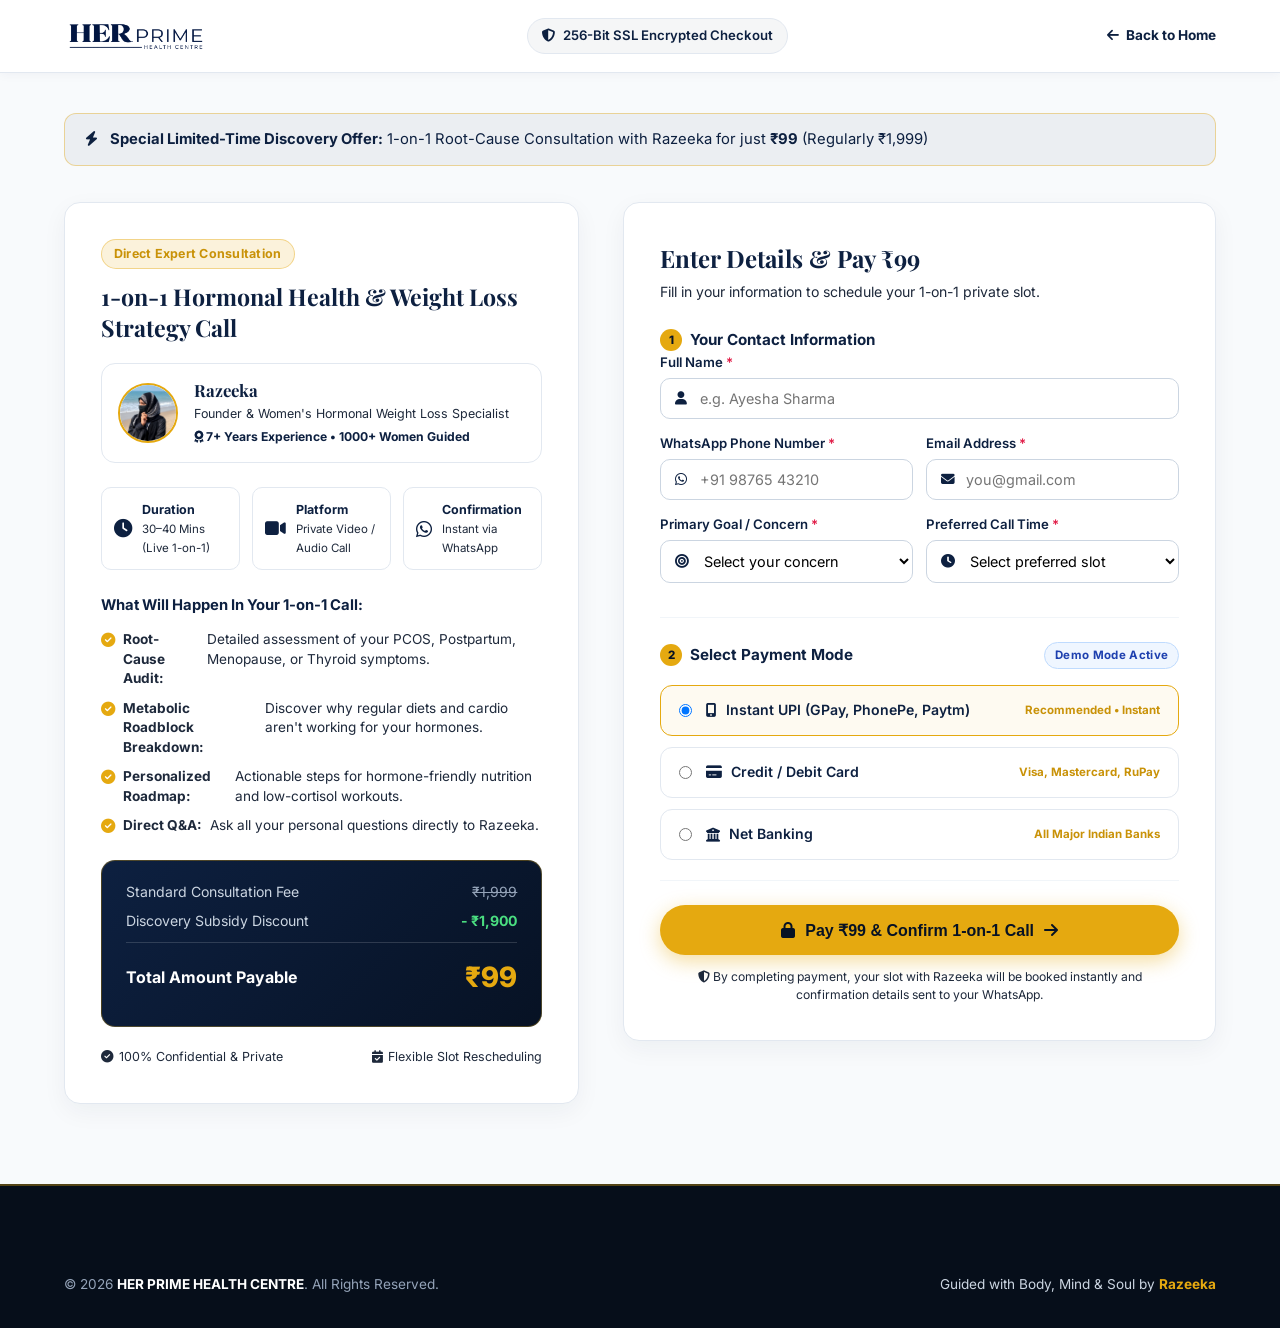
<file: booking.html>
<!DOCTYPE html>
<html lang="en">
<head>
  <meta charset="UTF-8">
  <meta name="viewport" content="width=device-width, initial-scale=1.0">
  <title>Book 1-on-1 Consultation (₹99) | HER PRIME HEALTH CENTRE</title>
  
  <!-- Favicon -->
  <link rel="icon" type="image/png" href="logo.png">

  <!-- Google Fonts: Playfair Display (Heading) & Inter (Body) -->
  <link rel="preconnect" href="https://fonts.googleapis.com">
  <link rel="preconnect" href="https://fonts.gstatic.com" crossorigin>
  <link href="https://fonts.googleapis.com/css2?family=Inter:wght@300;400;500;600;700;800&family=Playfair+Display:ital,wght@0,600;0,700;0,800;1,600;1,700&display=swap" rel="stylesheet">
  
  <!-- FontAwesome Icons -->
  <link rel="stylesheet" href="https://cdnjs.cloudflare.com/ajax/libs/font-awesome/6.5.1/css/all.min.css">
  
  <link rel="stylesheet" href="styles.css">
</head>
<body class="booking-page-body">

  <!-- 1. CHECKOUT HEADER -->
  <header class="checkout-navbar">
    <div class="container checkout-nav-container">
      <a href="index.html" class="checkout-brand">
        <img src="logo.png" alt="HER PRIME HEALTH CENTRE" class="checkout-logo">
      </a>
      
      <div class="checkout-trust-badge">
        <i class="fa-solid fa-shield-halved text-gold"></i>
        <span>256-Bit SSL Encrypted Checkout</span>
      </div>

      <a href="index.html" class="checkout-back-link">
        <i class="fa-solid fa-arrow-left"></i>
        <span>Back to Home</span>
      </a>
    </div>
  </header>

  <!-- 2. MAIN CHECKOUT SECTION -->
  <main class="checkout-main-section">
    <div class="container">
      
      <!-- Top Alert / Offer Bar -->
      <div class="checkout-top-banner">
        <i class="fa-solid fa-bolt text-gold"></i>
        <span><strong>Special Limited-Time Discovery Offer:</strong> 1-on-1 Root-Cause Consultation with Razeeka for just <strong>₹99</strong> (Regularly ₹1,999)</span>
      </div>

      <div class="checkout-grid">
        
        <!-- LEFT COLUMN: Consultation Summary & Value -->
        <div class="checkout-summary-column">
          
          <div class="summary-card">
            <span class="summary-badge">Direct Expert Consultation</span>
            
            <h1 class="summary-title">1-on-1 Hormonal Health & Weight Loss Strategy Call</h1>
            
            <div class="coach-meta-card">
              <img src="razeeka.jpg" alt="Razeeka" class="coach-avatar">
              <div class="coach-details">
                <h3 class="coach-name">Razeeka</h3>
                <span class="coach-designation">Founder & Women's Hormonal Weight Loss Specialist</span>
                <span class="coach-exp"><i class="fa-solid fa-award text-gold"></i> 7+ Years Experience • 1000+ Women Guided</span>
              </div>
            </div>

            <div class="call-specs">
              <div class="spec-item">
                <i class="fa-solid fa-clock spec-icon"></i>
                <div>
                  <strong>Duration</strong>
                  <span>30–40 Mins (Live 1-on-1)</span>
                </div>
              </div>
              <div class="spec-item">
                <i class="fa-solid fa-video spec-icon"></i>
                <div>
                  <strong>Platform</strong>
                  <span>Private Video / Audio Call</span>
                </div>
              </div>
              <div class="spec-item">
                <i class="fa-brands fa-whatsapp spec-icon"></i>
                <div>
                  <strong>Confirmation</strong>
                  <span>Instant via WhatsApp</span>
                </div>
              </div>
            </div>

            <div class="whats-included">
              <h4 class="included-title">What Will Happen In Your 1-on-1 Call:</h4>
              <ul class="included-list">
                <li><i class="fa-solid fa-circle-check check-gold"></i> <strong>Root-Cause Audit:</strong> Detailed assessment of your PCOS, Postpartum, Menopause, or Thyroid symptoms.</li>
                <li><i class="fa-solid fa-circle-check check-gold"></i> <strong>Metabolic Roadblock Breakdown:</strong> Discover why regular diets and cardio aren't working for your hormones.</li>
                <li><i class="fa-solid fa-circle-check check-gold"></i> <strong>Personalized Roadmap:</strong> Actionable steps for hormone-friendly nutrition and low-cortisol workouts.</li>
                <li><i class="fa-solid fa-circle-check check-gold"></i> <strong>Direct Q&A:</strong> Ask all your personal questions directly to Razeeka.</li>
              </ul>
            </div>

            <!-- Price Summary Box -->
            <div class="price-breakdown-box">
              <div class="price-row">
                <span>Standard Consultation Fee</span>
                <span class="strike-price">₹1,999</span>
              </div>
              <div class="price-row">
                <span>Discovery Subsidy Discount</span>
                <span class="text-green">- ₹1,900</span>
              </div>
              <div class="price-row total-row">
                <span>Total Amount Payable</span>
                <span class="final-price">₹99</span>
              </div>
            </div>

            <div class="trust-guarantees">
              <div class="guarantee-item">
                <i class="fa-solid fa-circle-check text-gold"></i>
                <span>100% Confidential & Private</span>
              </div>
              <div class="guarantee-item">
                <i class="fa-solid fa-calendar-check text-gold"></i>
                <span>Flexible Slot Rescheduling</span>
              </div>
            </div>

          </div>

        </div>

        <!-- RIGHT COLUMN: Client Booking & Payment Form (Demo Mode) -->
        <div class="checkout-form-column">
          
          <div class="payment-form-card">
            
            <div class="form-header">
              <h2 class="form-title">Enter Details & Pay ₹99</h2>
              <p class="form-subtitle">Fill in your information to schedule your 1-on-1 private slot.</p>
            </div>

            <form id="bookingForm" onsubmit="handleDemoPayment(event)">
              
              <!-- Section 1: Contact Details -->
              <div class="form-section">
                <h4 class="form-section-title"><span class="step-num">1</span> Your Contact Information</h4>
                
                <div class="form-group">
                  <label for="fullName">Full Name <span class="required">*</span></label>
                  <div class="input-wrap">
                    <i class="fa-solid fa-user input-icon"></i>
                    <input type="text" id="fullName" class="form-input" placeholder="e.g. Ayesha Sharma" required>
                  </div>
                </div>

                <div class="form-row">
                  <div class="form-group">
                    <label for="whatsappNumber">WhatsApp Phone Number <span class="required">*</span></label>
                    <div class="input-wrap">
                      <i class="fa-brands fa-whatsapp input-icon"></i>
                      <input type="tel" id="whatsappNumber" class="form-input" placeholder="+91 98765 43210" required>
                    </div>
                  </div>

                  <div class="form-group">
                    <label for="emailAddress">Email Address <span class="required">*</span></label>
                    <div class="input-wrap">
                      <i class="fa-solid fa-envelope input-icon"></i>
                      <input type="email" id="emailAddress" class="form-input" placeholder="you@gmail.com" required>
                    </div>
                  </div>
                </div>

                <div class="form-row">
                  <div class="form-group">
                    <label for="primaryGoal">Primary Goal / Concern <span class="required">*</span></label>
                    <div class="input-wrap">
                      <i class="fa-solid fa-bullseye input-icon"></i>
                      <select id="primaryGoal" class="form-input" required>
                        <option value="" disabled selected>Select your concern</option>
                        <option value="postpartum">Postpartum Weight Loss</option>
                        <option value="menopause">Menopause / Perimenopause</option>
                        <option value="pcos">PCOS / PCOD Hormonal Balance</option>
                        <option value="thyroid">Thyroid & Stubborn Fat</option>
                        <option value="general">General Hormonal Health</option>
                      </select>
                    </div>
                  </div>

                  <div class="form-group">
                    <label for="preferredTime">Preferred Call Time <span class="required">*</span></label>
                    <div class="input-wrap">
                      <i class="fa-solid fa-clock input-icon"></i>
                      <select id="preferredTime" class="form-input" required>
                        <option value="" disabled selected>Select preferred slot</option>
                        <option value="morning">Morning (10:00 AM – 1:00 PM)</option>
                        <option value="afternoon">Afternoon (2:00 PM – 5:00 PM)</option>
                        <option value="evening">Evening (6:00 PM – 9:00 PM)</option>
                      </select>
                    </div>
                  </div>
                </div>

              </div>

              <!-- Section 2: Payment Method (Mock / Demo UI) -->
              <div class="form-section">
                <div class="section-title-with-badge">
                  <h4 class="form-section-title"><span class="step-num">2</span> Select Payment Mode</h4>
                  <span class="demo-badge">Demo Mode Active</span>
                </div>

                <div class="payment-methods-grid">
                  
                  <label class="payment-method-option active" onclick="selectPaymentMethod(this, 'upi')">
                    <input type="radio" name="payment_method" value="upi" checked>
                    <div class="method-info">
                      <div class="method-icon-row">
                        <i class="fa-solid fa-mobile-screen-button"></i>
                        <span class="method-name">Instant UPI (GPay, PhonePe, Paytm)</span>
                      </div>
                      <span class="method-tag">Recommended • Instant</span>
                    </div>
                  </label>

                  <label class="payment-method-option" onclick="selectPaymentMethod(this, 'card')">
                    <input type="radio" name="payment_method" value="card">
                    <div class="method-info">
                      <div class="method-icon-row">
                        <i class="fa-solid fa-credit-card"></i>
                        <span class="method-name">Credit / Debit Card</span>
                      </div>
                      <span class="method-tag">Visa, Mastercard, RuPay</span>
                    </div>
                  </label>

                  <label class="payment-method-option" onclick="selectPaymentMethod(this, 'netbanking')">
                    <input type="radio" name="payment_method" value="netbanking">
                    <div class="method-info">
                      <div class="method-icon-row">
                        <i class="fa-solid fa-building-columns"></i>
                        <span class="method-name">Net Banking</span>
                      </div>
                      <span class="method-tag">All Major Indian Banks</span>
                    </div>
                  </label>

                </div>
              </div>

              <!-- Submit Button -->
              <button type="submit" id="paySubmitBtn" class="btn btn-pay-now">
                <i class="fa-solid fa-lock"></i>
                <span>Pay ₹99 & Confirm 1-on-1 Call</span>
                <i class="fa-solid fa-arrow-right"></i>
              </button>

              <p class="payment-security-note">
                <i class="fa-solid fa-shield-halved text-gold"></i>
                By completing payment, your slot with Razeeka will be booked instantly and confirmation details sent to your WhatsApp.
              </p>

            </form>

          </div>

        </div>

      </div>

    </div>
  </main>

  <!-- 3. DEMO SUCCESS MODAL -->
  <div class="modal-overlay" id="successModal">
    <div class="modal-card">
      <div class="modal-success-icon">
        <i class="fa-solid fa-check"></i>
      </div>
      
      <h2 class="modal-title">1-on-1 Slot Booked Successfully!</h2>
      <p class="modal-subtitle">Thank you <span id="modalClientName" class="text-gold font-bold"></span>! Your ₹99 payment has been verified (Demo Mode).</p>
      
      <div class="modal-booking-summary">
        <div class="modal-summary-row">
          <span>Consultant:</span>
          <strong>Razeeka</strong>
        </div>
        <div class="modal-summary-row">
          <span>WhatsApp Number:</span>
          <strong id="modalClientPhone"></strong>
        </div>
        <div class="modal-summary-row">
          <span>Selected Time Slot:</span>
          <strong id="modalClientSlot"></strong>
        </div>
        <div class="modal-summary-row">
          <span>Amount Paid:</span>
          <strong class="text-gold">₹99 (Confirmed)</strong>
        </div>
      </div>

      <div class="modal-actions">
        <a id="modalWhatsAppBtn" href="https://wa.me/" target="_blank" rel="noopener noreferrer" class="btn btn-gold modal-btn">
          <i class="fa-brands fa-whatsapp"></i>
          <span>Send Slot Details on WhatsApp</span>
        </a>
        <button type="button" class="btn btn-outline-navy modal-btn" onclick="closeSuccessModal()">
          <span>Back to Website</span>
        </button>
      </div>
    </div>
  </div>

  <!-- 4. SITE FOOTER -->
  <footer class="site-footer">
    <div class="container">
      <div class="footer-bottom-bar" style="border: 0; padding-top: 0;">
        <p class="footer-copyright">
          © 2026 <strong>HER PRIME HEALTH CENTRE</strong>. All Rights Reserved.
        </p>
        <p class="footer-credits">
          Guided with Body, Mind & Soul by <strong>Razeeka</strong>
        </p>
      </div>
    </div>
  </footer>

  <!-- Scripts -->
  <script>
    function selectPaymentMethod(element, method) {
      document.querySelectorAll('.payment-method-option').forEach(opt => {
        opt.classList.remove('active');
      });
      element.classList.add('active');
    }

    function handleDemoPayment(e) {
      e.preventDefault();
      
      const name = encodeURIComponent(document.getElementById('fullName').value.trim());
      const phone = encodeURIComponent(document.getElementById('whatsappNumber').value.trim());
      const goalSelect = document.getElementById('primaryGoal');
      const goalText = encodeURIComponent(goalSelect.options[goalSelect.selectedIndex].text);
      const slotSelect = document.getElementById('preferredTime');
      const slotText = encodeURIComponent(slotSelect.options[slotSelect.selectedIndex].text);
      
      const submitBtn = document.getElementById('paySubmitBtn');
      submitBtn.disabled = true;
      submitBtn.innerHTML = '<i class="fa-solid fa-spinner fa-spin"></i> <span>Generating Machine Receipt...</span>';

      setTimeout(() => {
        window.location.href = `receipt.html?type=booking&name=${name}&phone=${phone}&goal=${goalText}&slot=${slotText}&amount=99`;
      }, 850);
    }
  </script>

</body>
</html>
</file>
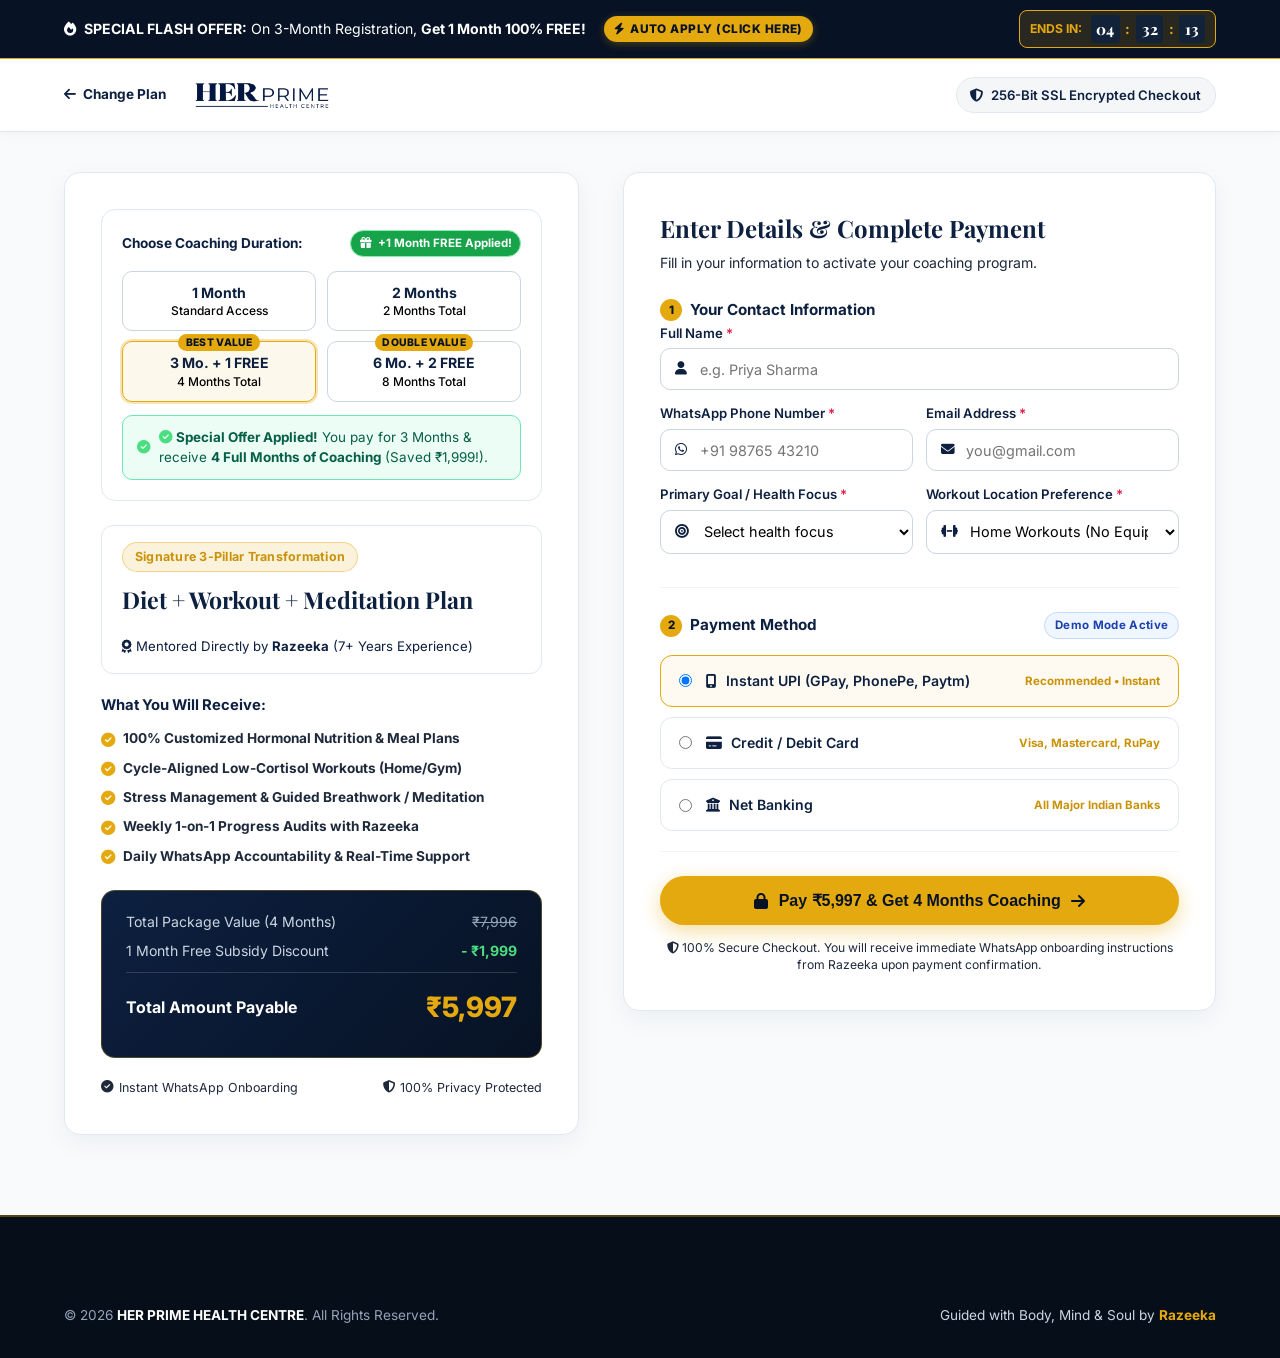
<file: plan-checkout.html>
<!DOCTYPE html>
<html lang="en">
<head>
  <meta charset="UTF-8">
  <meta name="viewport" content="width=device-width, initial-scale=1.0">
  <title>Complete Your Enrollment | HER PRIME HEALTH CENTRE</title>
  
  <!-- Favicon -->
  <link rel="icon" type="image/png" href="logo.png">

  <!-- Google Fonts: Playfair Display (Heading) & Inter (Body) -->
  <link rel="preconnect" href="https://fonts.googleapis.com">
  <link rel="preconnect" href="https://fonts.gstatic.com" crossorigin>
  <link href="https://fonts.googleapis.com/css2?family=Inter:wght@300;400;500;600;700;800&family=Playfair+Display:ital,wght@0,600;0,700;0,800;1,600;1,700&display=swap" rel="stylesheet">
  
  <!-- FontAwesome Icons -->
  <link rel="stylesheet" href="https://cdnjs.cloudflare.com/ajax/libs/font-awesome/6.5.1/css/all.min.css">
  
  <link rel="stylesheet" href="styles.css">
</head>
<body class="booking-page-body">

  <!-- 1. LIVE URGENCY COUNTDOWN TOP BAR (Clickable to auto-apply offer) -->
  <div class="urgency-top-bar" id="topOfferBar" onclick="claimOfferFromTop()" style="cursor: pointer;" title="Click to auto-apply 3 Months + 1 Month FREE Offer!">
    <div class="container urgency-container">
      <div class="urgency-text">
        <i class="fa-solid fa-fire text-gold"></i>
        <span><strong>SPECIAL FLASH OFFER:</strong> On 3-Month Registration, <strong>Get 1 Month 100% FREE!</strong></span>
        <span class="claim-offer-btn"><i class="fa-solid fa-bolt"></i> Auto Apply (Click Here)</span>
      </div>
      <div class="countdown-clock" id="countdownClock">
        <span class="timer-label">Ends In:</span>
        <span class="time-block" id="timerHours">04</span><span class="colon">:</span>
        <span class="time-block" id="timerMins">32</span><span class="colon">:</span>
        <span class="time-block" id="timerSecs">15</span>
      </div>
    </div>
  </div>

  <!-- 2. CHECKOUT HEADER -->
  <header class="checkout-navbar">
    <div class="container checkout-nav-container">
      <div class="checkout-nav-left">
        <a href="plans.html" class="checkout-back-link">
          <i class="fa-solid fa-arrow-left"></i>
          <span>Change Plan</span>
        </a>
        <a href="index.html" class="checkout-brand">
          <img src="logo.png" alt="HER PRIME HEALTH CENTRE" class="checkout-logo">
        </a>
      </div>
      
      <div class="checkout-trust-badge">
        <i class="fa-solid fa-shield-halved text-gold"></i>
        <span>256-Bit SSL Encrypted Checkout</span>
      </div>
    </div>
  </header>

  <!-- 3. MAIN CHECKOUT SECTION -->
  <main class="checkout-main-section">
    <div class="container">
      
      <div class="checkout-grid">
        
        <!-- LEFT COLUMN: Selected Plan & Package Summary -->
        <div class="checkout-summary-column">
          
          <div class="summary-card">
            
            <!-- Consolidated Duration Selection Grid -->
            <div class="duration-selection-card">
              <div class="duration-header-row">
                <label class="duration-select-label">Choose Coaching Duration:</label>
                <span class="free-month-tag" id="freeMonthTag">
                  <i class="fa-solid fa-gift"></i> +1 Month FREE Applied!
                </span>
              </div>

              <!-- Single Consolidated Duration Buttons Grid -->
              <div class="duration-options-grid">
                <button type="button" class="duration-card-btn" id="pill1" onclick="setExactMonths(1)">
                  <span class="duration-title">1 Month</span>
                  <span class="duration-sub">Standard Access</span>
                </button>
                
                <button type="button" class="duration-card-btn" id="pill2" onclick="setExactMonths(2)">
                  <span class="duration-title">2 Months</span>
                  <span class="duration-sub">2 Months Total</span>
                </button>

                <button type="button" class="duration-card-btn active" id="pill3" onclick="setExactMonths(3)">
                  <span class="duration-badge-top">BEST VALUE</span>
                  <span class="duration-title">3 Mo. + 1 FREE</span>
                  <span class="duration-sub">4 Months Total</span>
                </button>

                <button type="button" class="duration-card-btn" id="pill6" onclick="setExactMonths(6)">
                  <span class="duration-badge-top">DOUBLE VALUE</span>
                  <span class="duration-title">6 Mo. + 2 FREE</span>
                  <span class="duration-sub">8 Months Total</span>
                </button>
              </div>

              <!-- Dynamic Offer Status Alert Directly Below Selection -->
              <div class="offer-status-alert alert-success" id="offerStatusAlert">
                <i class="fa-solid fa-circle-check text-green" id="offerStatusIcon"></i>
                <span id="offerStatusText"><i class="fa-solid fa-circle-check text-green"></i> <strong>Special Offer Applied!</strong> You pay for 3 Months & receive <strong>4 Full Months of Coaching</strong> (Saved ₹1,999!).</span>
              </div>
            </div>

            <!-- Selected Plan Header -->
            <div class="selected-plan-box">
              <span class="summary-badge" id="planBadge">Signature 3-Pillar Transformation</span>
              <h1 class="summary-title" id="planTitle">Diet + Workout + Meditation Plan</h1>
              <p class="plan-coach-line">
                <i class="fa-solid fa-award text-gold"></i> Mentored Directly by <strong>Razeeka</strong> (7+ Years Experience)
              </p>
            </div>

            <!-- Features Checklist -->
            <div class="whats-included">
              <h3 class="included-title">What You Will Receive:</h3>
              <ul class="included-list" id="planFeaturesList">
                <!-- Populated dynamically by JS -->
              </ul>
            </div>

            <!-- Price Breakdown Box -->
            <div class="price-breakdown-box">
              <div class="price-row" id="rowOriginalPrice">
                <span id="labelOriginalPrice">Total Package Value (4 Months)</span>
                <span class="strike-price" id="valOriginalPrice">₹7,996</span>
              </div>
              <div class="price-row" id="rowDiscount">
                <span id="labelDiscount">Free Month Subsidy Discount</span>
                <span class="text-green" id="valDiscount">- ₹1,999</span>
              </div>
              <div class="price-row total-row">
                <span>Total Amount Payable</span>
                <span class="final-price" id="valTotalPayable">₹5,997</span>
              </div>
            </div>

            <div class="trust-guarantees">
              <div class="guarantee-item">
                <i class="fa-solid fa-circle-check text-gold"></i>
                <span>Instant WhatsApp Onboarding</span>
              </div>
              <div class="guarantee-item">
                <i class="fa-solid fa-shield-halved text-gold"></i>
                <span>100% Privacy Protected</span>
              </div>
            </div>

          </div>

        </div>

        <!-- RIGHT COLUMN: Client Details & Payment Form (Demo Mode) -->
        <div class="checkout-form-column">
          
          <div class="payment-form-card">
            
            <div class="form-header">
              <h2 class="form-title">Enter Details & Complete Payment</h2>
              <p class="form-subtitle">Fill in your information to activate your coaching program.</p>
            </div>

            <form id="planEnrollForm" onsubmit="handlePlanPayment(event)">
              
              <!-- Section 1: Contact Details -->
              <div class="form-section">
                <h3 class="form-section-title"><span class="step-num">1</span> Your Contact Information</h3>
                
                <div class="form-group">
                  <label for="clientName">Full Name <span class="required">*</span></label>
                  <div class="input-wrap">
                    <i class="fa-solid fa-user input-icon"></i>
                    <input type="text" id="clientName" class="form-input" placeholder="e.g. Priya Sharma" required>
                  </div>
                </div>

                <div class="form-row">
                  <div class="form-group">
                    <label for="clientPhone">WhatsApp Phone Number <span class="required">*</span></label>
                    <div class="input-wrap">
                      <i class="fa-brands fa-whatsapp input-icon"></i>
                      <input type="tel" id="clientPhone" class="form-input" placeholder="+91 98765 43210" required>
                    </div>
                  </div>

                  <div class="form-group">
                    <label for="clientEmail">Email Address <span class="required">*</span></label>
                    <div class="input-wrap">
                      <i class="fa-solid fa-envelope input-icon"></i>
                      <input type="email" id="clientEmail" class="form-input" placeholder="you@gmail.com" required>
                    </div>
                  </div>
                </div>

                <div class="form-row">
                  <div class="form-group">
                    <label for="clientGoal">Primary Goal / Health Focus <span class="required">*</span></label>
                    <div class="input-wrap">
                      <i class="fa-solid fa-bullseye input-icon"></i>
                      <select id="clientGoal" class="form-input" required>
                        <option value="" disabled selected>Select health focus</option>
                        <option value="postpartum">Postpartum Fat Loss & Core</option>
                        <option value="menopause">Menopause & Metabolism Reset</option>
                        <option value="pcos">PCOS / PCOD Hormonal Balance</option>
                        <option value="thyroid">Thyroid & Stubborn Fat</option>
                        <option value="general">General Hormonal Health</option>
                      </select>
                    </div>
                  </div>

                  <div class="form-group">
                    <label for="clientWorkoutPlace">Workout Location Preference <span class="required">*</span></label>
                    <div class="input-wrap">
                      <i class="fa-solid fa-dumbbell input-icon"></i>
                      <select id="clientWorkoutPlace" class="form-input" required>
                        <option value="home" selected>Home Workouts (No Equipment)</option>
                        <option value="gym">Gym Workouts (With Equipment)</option>
                      </select>
                    </div>
                  </div>
                </div>

              </div>

              <!-- Section 2: Payment Method (Mock / Demo UI) -->
              <div class="form-section">
                <div class="section-title-with-badge">
                  <h3 class="form-section-title"><span class="step-num">2</span> Payment Method</h3>
                  <span class="demo-badge">Demo Mode Active</span>
                </div>

                <div class="payment-methods-grid">
                  
                  <label class="payment-method-option active" onclick="selectPlanPaymentMethod(this, 'upi')">
                    <input type="radio" name="plan_pay_method" value="upi" checked>
                    <div class="method-info">
                      <div class="method-icon-row">
                        <i class="fa-solid fa-mobile-screen-button"></i>
                        <span class="method-name">Instant UPI (GPay, PhonePe, Paytm)</span>
                      </div>
                      <span class="method-tag">Recommended • Instant</span>
                    </div>
                  </label>

                  <label class="payment-method-option" onclick="selectPlanPaymentMethod(this, 'card')">
                    <input type="radio" name="plan_pay_method" value="card">
                    <div class="method-info">
                      <div class="method-icon-row">
                        <i class="fa-solid fa-credit-card"></i>
                        <span class="method-name">Credit / Debit Card</span>
                      </div>
                      <span class="method-tag">Visa, Mastercard, RuPay</span>
                    </div>
                  </label>

                  <label class="payment-method-option" onclick="selectPlanPaymentMethod(this, 'netbanking')">
                    <input type="radio" name="plan_pay_method" value="netbanking">
                    <div class="method-info">
                      <div class="method-icon-row">
                        <i class="fa-solid fa-building-columns"></i>
                        <span class="method-name">Net Banking</span>
                      </div>
                      <span class="method-tag">All Major Indian Banks</span>
                    </div>
                  </label>

                </div>
              </div>

              <!-- Submit Button -->
              <button type="submit" id="planSubmitBtn" class="btn btn-pay-now">
                <i class="fa-solid fa-lock"></i>
                <span id="btnPayText">Pay ₹5,997 & Start My 4-Month Plan</span>
                <i class="fa-solid fa-arrow-right"></i>
              </button>

              <p class="payment-security-note">
                <i class="fa-solid fa-shield-halved text-gold"></i>
                100% Secure Checkout. You will receive immediate WhatsApp onboarding instructions from Razeeka upon payment confirmation.
              </p>

            </form>

          </div>

        </div>

      </div>

    </div>
  </main>

  <!-- 4. DEMO SUCCESS MODAL -->
  <div class="modal-overlay" id="planSuccessModal">
    <div class="modal-card">
      <div class="modal-success-icon">
        <i class="fa-solid fa-check"></i>
      </div>
      
      <h2 class="modal-title">Registration Successful!</h2>
      <p class="modal-subtitle">Congratulations <span id="modalSuccessName" class="text-gold font-bold"></span>! Your enrollment payment has been verified (Demo Mode).</p>
      
      <div class="modal-booking-summary">
        <div class="modal-summary-row">
          <span>Enrolled Program:</span>
          <strong id="modalSuccessPlan"></strong>
        </div>
        <div class="modal-summary-row">
          <span>Coaching Duration:</span>
          <strong id="modalSuccessDuration" class="text-gold"></strong>
        </div>
        <div class="modal-summary-row">
          <span>WhatsApp Number:</span>
          <strong id="modalSuccessPhone"></strong>
        </div>
        <div class="modal-summary-row">
          <span>Amount Paid:</span>
          <strong class="text-gold" id="modalSuccessAmount"></strong>
        </div>
      </div>

      <div class="modal-actions">
        <a id="modalPlanWhatsAppBtn" href="https://wa.me/" target="_blank" rel="noopener noreferrer" class="btn btn-gold modal-btn">
          <i class="fa-brands fa-whatsapp"></i>
          <span>Send Details to Razeeka on WhatsApp</span>
        </a>
        <button type="button" class="btn btn-outline-navy modal-btn" onclick="closePlanSuccessModal()">
          <span>Back to Home</span>
        </button>
      </div>
    </div>
  </div>

  <!-- 5. SITE FOOTER -->
  <footer class="site-footer">
    <div class="container">
      <div class="footer-bottom-bar" style="border: 0; padding-top: 0;">
        <p class="footer-copyright">
          © 2026 <strong>HER PRIME HEALTH CENTRE</strong>. All Rights Reserved.
        </p>
        <p class="footer-credits">
          Guided with Body, Mind & Soul by <strong>Razeeka</strong>
        </p>
      </div>
    </div>
  </footer>

  <!-- Scripts -->
  <script>
    // State
    const urlParams = new URLSearchParams(window.location.search);
    let currentPlan = urlParams.get('plan') === 'workout' ? 'workout' : 'complete';
    let paidMonths = 3; // Default 3 months (triggers 1 month free offer)

    const planData = {
      workout: {
        badge: 'Movement Only Plan',
        title: 'Hormone-Aligned Workout Plan',
        pricePerMonth: 999,
        features: [
          'Hormone-Friendly Workouts (Low-Cortisol fat burn)',
          'Home or Gym Flexible Setups',
          'Video Form Guidance for Every Movement',
          'Monthly Workout Progression & Plateau Breaker'
        ]
      },
      complete: {
        badge: 'Signature 3-Pillar Transformation',
        title: 'Diet + Workout + Meditation Plan',
        pricePerMonth: 1999,
        features: [
          '100% Customized Hormonal Nutrition & Meal Plans',
          'Cycle-Aligned Low-Cortisol Workouts (Home/Gym)',
          'Stress Management & Guided Breathwork / Meditation',
          'Weekly 1-on-1 Progress Audits with Razeeka',
          'Daily WhatsApp Accountability & Real-Time Support'
        ]
      }
    };

    function renderCheckout() {
      const data = planData[currentPlan];
      
      // Update plan details
      document.getElementById('planBadge').textContent = data.badge;
      document.getElementById('planTitle').textContent = data.title;

      // Update features
      const listEl = document.getElementById('planFeaturesList');
      listEl.innerHTML = data.features.map(f => `<li><i class="fa-solid fa-circle-check check-gold"></i> <strong>${f}</strong></li>`).join('');

      // Calculation of Free Months (1 free for every 3 months)
      const freeMonths = Math.floor(paidMonths / 3);
      const totalCoachingMonths = paidMonths + freeMonths;
      const basePayable = paidMonths * data.pricePerMonth;
      const totalValue = totalCoachingMonths * data.pricePerMonth;
      const discount = freeMonths * data.pricePerMonth;

      // Free Month Tag and Offer Alert
      if (freeMonths > 0) {
        document.getElementById('freeMonthTag').style.display = 'inline-flex';
        document.getElementById('freeMonthTag').innerHTML = `<i class="fa-solid fa-gift"></i> +${freeMonths} Month${freeMonths > 1 ? 's' : ''} FREE Applied!`;
        
        // Alert box
        document.getElementById('offerStatusAlert').className = 'offer-status-alert alert-success';
        document.getElementById('offerStatusText').innerHTML = `<i class="fa-solid fa-circle-check text-green"></i> <strong>Special Offer Applied!</strong> You pay for ${paidMonths} Months & receive <strong>${totalCoachingMonths} Full Months of Coaching</strong> (Saved ₹${discount.toLocaleString()}!).`;
      } else {
        document.getElementById('freeMonthTag').style.display = 'none';

        const needed = 3 - paidMonths;
        document.getElementById('offerStatusAlert').className = 'offer-status-alert alert-info';
        document.getElementById('offerStatusText').innerHTML = `<i class="fa-solid fa-circle-info text-gold"></i> <strong>Tip:</strong> Select <strong>3 Months</strong> to unlock <strong>1 Month 100% FREE!</strong>`;
      }

      // Update Pills active state
      [1, 2, 3, 6].forEach(p => {
        const pillEl = document.getElementById(`pill${p}`);
        if (pillEl) {
          if (paidMonths === p) {
            pillEl.classList.add('active');
          } else {
            pillEl.classList.remove('active');
          }
        }
      });

      // Update Price Breakdown
      if (freeMonths > 0) {
        document.getElementById('rowOriginalPrice').style.display = 'flex';
        document.getElementById('rowDiscount').style.display = 'flex';
        document.getElementById('labelOriginalPrice').textContent = `Total Package Value (${totalCoachingMonths} Months)`;
        document.getElementById('valOriginalPrice').textContent = `₹${totalValue.toLocaleString()}`;
        document.getElementById('labelDiscount').textContent = `${freeMonths} Month Free Subsidy Discount`;
        document.getElementById('valDiscount').textContent = `- ₹${discount.toLocaleString()}`;
      } else {
        document.getElementById('rowOriginalPrice').style.display = 'none';
        document.getElementById('rowDiscount').style.display = 'none';
      }

      document.getElementById('valTotalPayable').textContent = `₹${basePayable.toLocaleString()}`;
      
      // Update Button Text
      if (freeMonths > 0) {
        document.getElementById('btnPayText').textContent = `Pay ₹${basePayable.toLocaleString()} & Get ${totalCoachingMonths} Months Coaching`;
      } else {
        document.getElementById('btnPayText').textContent = `Pay ₹${basePayable.toLocaleString()} & Start ${paidMonths}-Month Plan`;
      }
    }

    function setExactMonths(num) {
      paidMonths = num;
      renderCheckout();
    }

    function claimOfferFromTop() {
      paidMonths = 3;
      renderCheckout();
      // Smooth scroll down to duration selection card
      const el = document.querySelector('.duration-selection-card');
      if (el) el.scrollIntoView({ behavior: 'smooth', block: 'center' });
    }

    function selectPlanPaymentMethod(element, method) {
      document.querySelectorAll('.payment-method-option').forEach(opt => {
        opt.classList.remove('active');
      });
      element.classList.add('active');
    }

    function handlePlanPayment(e) {
      e.preventDefault();
      
      const name = encodeURIComponent(document.getElementById('clientName').value.trim());
      const phone = encodeURIComponent(document.getElementById('clientPhone').value.trim());
      const goalSelect = document.getElementById('clientGoal');
      const goalText = encodeURIComponent(goalSelect.options[goalSelect.selectedIndex].text);
      const data = planData[currentPlan];
      const freeMonths = Math.floor(paidMonths / 3);
      const totalCoachingMonths = paidMonths + freeMonths;
      const amount = paidMonths * data.pricePerMonth;
      const originalValue = totalCoachingMonths * data.pricePerMonth;
      const durationText = encodeURIComponent(freeMonths > 0 ? `${paidMonths} Months (+ ${freeMonths} Month FREE = ${totalCoachingMonths} Months Total)` : `${paidMonths} Month(s)`);
      const planTitle = encodeURIComponent(data.title);

      const submitBtn = document.getElementById('planSubmitBtn');
      submitBtn.disabled = true;
      submitBtn.innerHTML = '<i class="fa-solid fa-spinner fa-spin"></i> <span>Generating Machine Receipt...</span>';

      setTimeout(() => {
        window.location.href = `receipt.html?type=plan&plan=${planTitle}&duration=${durationText}&name=${name}&phone=${phone}&goal=${goalText}&amount=${amount}&orig=${originalValue}`;
      }, 850);
    }

    // Initialize on load
    renderCheckout();

    // Live Ticking Countdown Timer
    (function initUrgencyCountdown() {
      let endTime = localStorage.getItem('herprime_offer_end');
      if (!endTime || new Date().getTime() > parseInt(endTime, 10)) {
        endTime = new Date().getTime() + (4 * 3600 + 32 * 60 + 15) * 1000;
        localStorage.setItem('herprime_offer_end', endTime);
      }

      function updateClock() {
        const now = new Date().getTime();
        let distance = parseInt(endTime, 10) - now;

        if (distance <= 0) {
          endTime = new Date().getTime() + (4 * 3600 + 30 * 60) * 1000;
          localStorage.setItem('herprime_offer_end', endTime);
          distance = parseInt(endTime, 10) - now;
        }

        const hours = Math.floor((distance % (1000 * 60 * 60 * 24)) / (1000 * 60 * 60));
        const minutes = Math.floor((distance % (1000 * 60 * 60)) / (1000 * 60));
        const seconds = Math.floor((distance % (1000 * 60)) / 1000);

        const hEl = document.getElementById('timerHours');
        const mEl = document.getElementById('timerMins');
        const sEl = document.getElementById('timerSecs');

        if (hEl && mEl && sEl) {
          hEl.textContent = String(hours).padStart(2, '0');
          mEl.textContent = String(minutes).padStart(2, '0');
          sEl.textContent = String(seconds).padStart(2, '0');
        }
      }

      updateClock();
      setInterval(updateClock, 1000);
    })();
  </script>

</body>
</html>
</file>
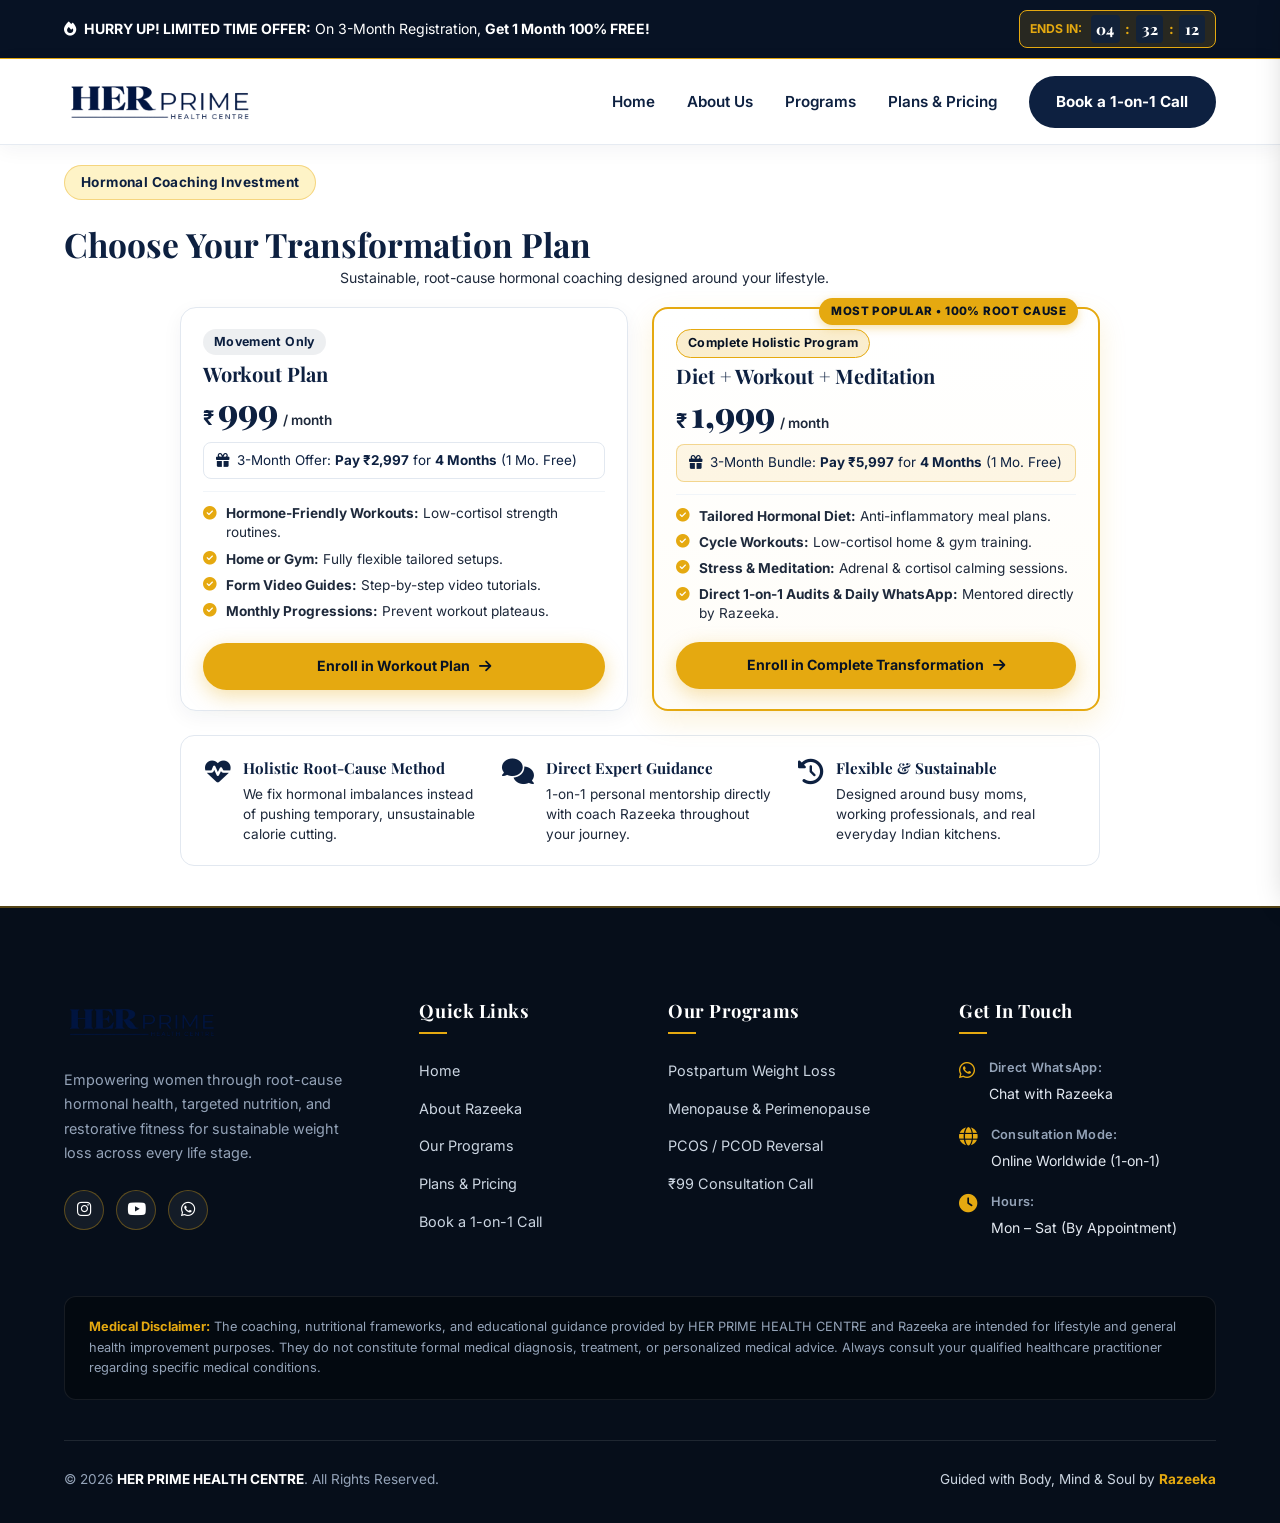
<file: plans.html>
<!DOCTYPE html>
<html lang="en">
<head>
  <meta charset="UTF-8">
  <meta name="viewport" content="width=device-width, initial-scale=1.0">
  <title>Coaching Plans & Pricing | HER PRIME HEALTH CENTRE</title>
  
  <!-- Favicon -->
  <link rel="icon" type="image/png" href="logo.png">

  <!-- Google Fonts: Playfair Display (Heading) & Inter (Body) -->
  <link rel="preconnect" href="https://fonts.googleapis.com">
  <link rel="preconnect" href="https://fonts.gstatic.com" crossorigin>
  <link href="https://fonts.googleapis.com/css2?family=Inter:wght@300;400;500;600;700;800&family=Playfair+Display:ital,wght@0,600;0,700;0,800;1,600;1,700&display=swap" rel="stylesheet">
  
  <!-- FontAwesome Icons -->
  <link rel="stylesheet" href="https://cdnjs.cloudflare.com/ajax/libs/font-awesome/6.5.1/css/all.min.css">
  
  <link rel="stylesheet" href="styles.css">
</head>
<body class="plans-page">

  <!-- 1. LIVE URGENCY COUNTDOWN TOP BAR -->
  <div class="urgency-top-bar">
    <div class="container urgency-container">
      <div class="urgency-text">
        <i class="fa-solid fa-fire text-gold"></i>
        <span><strong>HURRY UP! LIMITED TIME OFFER:</strong> On 3-Month Registration, <strong>Get 1 Month 100% FREE!</strong></span>
      </div>
      <div class="countdown-clock" id="countdownClock">
        <span class="timer-label">Ends In:</span>
        <span class="time-block" id="timerHours">04</span><span class="colon">:</span>
        <span class="time-block" id="timerMins">45</span><span class="colon">:</span>
        <span class="time-block" id="timerSecs">28</span>
      </div>
    </div>
  </div>

  <!-- 2. NAVIGATION BAR -->
  <header class="navbar">
    <div class="container nav-container">
      <a href="index.html" class="brand">
        <img src="logo.png" alt="HER PRIME HEALTH CENTRE" class="brand-wordmark-logo">
      </a>

      <nav class="nav-links">
        <a href="index.html" class="nav-item">Home</a>
        <a href="index.html#about" class="nav-item">About Us</a>
        <a href="programs.html" class="nav-item">Programs</a>
        <a href="plans.html" class="nav-item active">Plans & Pricing</a>
        <a href="booking.html" class="btn btn-navy">Book a 1-on-1 Call</a>
        <button class="mobile-nav-toggle" id="mobileNavToggle" aria-label="Open navigation menu">
          <i class="fa-solid fa-bars"></i>
        </button>
      </nav>
    </div>
  </header>

  <!-- Mobile Navigation Drawer -->
  <div class="mobile-nav-overlay" id="mobileNavOverlay"></div>
  <div class="mobile-nav-drawer" id="mobileNavDrawer">
    <div class="mobile-drawer-header">
      <img src="logo.png" alt="HER PRIME" class="mobile-drawer-logo">
      <button class="mobile-drawer-close" id="mobileNavClose" aria-label="Close navigation menu">
        <i class="fa-solid fa-xmark"></i>
      </button>
    </div>
    <nav class="mobile-drawer-links">
      <a href="index.html" class="mobile-drawer-item"><i class="fa-solid fa-house"></i> Home</a>
      <a href="index.html#about" class="mobile-drawer-item"><i class="fa-solid fa-user"></i> About Us</a>
      <a href="programs.html" class="mobile-drawer-item"><i class="fa-solid fa-heart-pulse"></i> Our Programs</a>
      <a href="plans.html" class="mobile-drawer-item active"><i class="fa-solid fa-tags"></i> Plans & Pricing</a>
      <a href="booking.html" class="mobile-drawer-item mobile-highlight"><i class="fa-solid fa-calendar-check"></i> Book a 1-on-1 Call (₹99)</a>
    </nav>
  </div>

  <!-- 3. PRICING CARDS SECTION -->
  <section class="plans-pricing-section">
    <div class="container">
      
      <!-- Clean Minimal Header -->
      <div class="pricing-page-header text-center">
        <span class="section-badge">Hormonal Coaching Investment</span>
        <h1 class="pricing-page-title">
          Choose Your <span class="text-gold">Transformation Plan</span>
        </h1>
        <p class="pricing-page-sub">
          Sustainable, root-cause hormonal coaching designed around your lifestyle.
        </p>
      </div>

      <div class="pricing-grid">
        
        <!-- PLAN 1: WORKOUT ONLY -->
        <div class="pricing-card">
          <div class="pricing-card-header">
            <span class="plan-type-tag">Movement Only</span>
            <h2 class="plan-name">Workout Plan</h2>
            
            <div class="plan-price-wrap">
              <span class="currency">₹</span>
              <span class="price-amount">999</span>
              <span class="price-period">/ month</span>
            </div>

            <div class="plan-bundle-note">
              <i class="fa-solid fa-gift text-gold"></i>
              <span>3-Month Offer: <strong>Pay ₹2,997</strong> for <strong>4 Months</strong> (1 Mo. Free)</span>
            </div>
          </div>

          <div class="pricing-card-body">
            <ul class="plan-features-list">
              <li><i class="fa-solid fa-circle-check check-gold"></i> <span><strong>Hormone-Friendly Workouts:</strong> Low-cortisol strength routines.</span></li>
              <li><i class="fa-solid fa-circle-check check-gold"></i> <span><strong>Home or Gym:</strong> Fully flexible tailored setups.</span></li>
              <li><i class="fa-solid fa-circle-check check-gold"></i> <span><strong>Form Video Guides:</strong> Step-by-step video tutorials.</span></li>
              <li><i class="fa-solid fa-circle-check check-gold"></i> <span><strong>Monthly Progressions:</strong> Prevent workout plateaus.</span></li>
            </ul>
          </div>

          <div class="pricing-card-footer">
            <a href="plan-checkout.html?plan=workout" class="btn btn-gold btn-plan-select">
              <span>Enroll in Workout Plan</span>
              <i class="fa-solid fa-arrow-right"></i>
            </a>
          </div>
        </div>

        <!-- PLAN 2: COMPLETE TRANSFORMATION (POPULAR & RECOMMENDED) -->
        <div class="pricing-card pricing-card-featured">
          <div class="featured-badge">MOST POPULAR • 100% ROOT CAUSE</div>
          
          <div class="pricing-card-header">
            <span class="plan-type-tag tag-featured">Complete Holistic Program</span>
            <h2 class="plan-name">Diet + Workout + Meditation</h2>
            
            <div class="plan-price-wrap">
              <span class="currency">₹</span>
              <span class="price-amount">1,999</span>
              <span class="price-period">/ month</span>
            </div>

            <div class="plan-bundle-note note-featured">
              <i class="fa-solid fa-gift text-gold"></i>
              <span>3-Month Bundle: <strong>Pay ₹5,997</strong> for <strong>4 Months</strong> (1 Mo. Free)</span>
            </div>
          </div>

          <div class="pricing-card-body">
            <ul class="plan-features-list">
              <li><i class="fa-solid fa-circle-check check-gold"></i> <span><strong>Tailored Hormonal Diet:</strong> Anti-inflammatory meal plans.</span></li>
              <li><i class="fa-solid fa-circle-check check-gold"></i> <span><strong>Cycle Workouts:</strong> Low-cortisol home & gym training.</span></li>
              <li><i class="fa-solid fa-circle-check check-gold"></i> <span><strong>Stress & Meditation:</strong> Adrenal & cortisol calming sessions.</span></li>
              <li><i class="fa-solid fa-circle-check check-gold"></i> <span><strong>Direct 1-on-1 Audits & Daily WhatsApp:</strong> Mentored directly by Razeeka.</span></li>
            </ul>
          </div>

          <div class="pricing-card-footer">
            <a href="plan-checkout.html?plan=complete" class="btn btn-gold btn-plan-select">
              <span>Enroll in Complete Transformation</span>
              <i class="fa-solid fa-arrow-right"></i>
            </a>
          </div>
        </div>

      </div>

      <!-- Quick Comparison Box -->
      <div class="plans-guarantee-strip">
        <div class="guarantee-box">
          <i class="fa-solid fa-heart-pulse guarantee-icon"></i>
          <div>
            <h3 class="guarantee-title">Holistic Root-Cause Method</h3>
            <p>We fix hormonal imbalances instead of pushing temporary, unsustainable calorie cutting.</p>
          </div>
        </div>
        <div class="guarantee-box">
          <i class="fa-solid fa-comments guarantee-icon"></i>
          <div>
            <h3 class="guarantee-title">Direct Expert Guidance</h3>
            <p>1-on-1 personal mentorship directly with coach Razeeka throughout your journey.</p>
          </div>
        </div>
        <div class="guarantee-box">
          <i class="fa-solid fa-clock-rotate-left guarantee-icon"></i>
          <div>
            <h3 class="guarantee-title">Flexible & Sustainable</h3>
            <p>Designed around busy moms, working professionals, and real everyday Indian kitchens.</p>
          </div>
        </div>
      </div>

    </div>
  </section>

  <!-- 5. SITE FOOTER -->
  <footer class="site-footer">
    <div class="container">
      
      <div class="footer-top-grid">
        
        <!-- Col 1: Brand & Philosophy -->
        <div class="footer-col footer-col-brand">
          <a href="index.html" class="footer-brand-link">
            <img src="logo.png" alt="HER PRIME HEALTH CENTRE" class="footer-logo">
          </a>
          <p class="footer-brand-desc">
            Empowering women through root-cause hormonal health, targeted nutrition, and restorative fitness for sustainable weight loss across every life stage.
          </p>
          <div class="footer-social-links">
            <a href="https://instagram.com/fitrazeeka" target="_blank" rel="noopener noreferrer" class="footer-social-btn" title="Follow on Instagram" aria-label="Instagram">
              <i class="fa-brands fa-instagram"></i>
            </a>
            <a href="https://www.youtube.com/@fitrazeeka4930" target="_blank" rel="noopener noreferrer" class="footer-social-btn" title="Subscribe on YouTube" aria-label="YouTube">
              <i class="fa-brands fa-youtube"></i>
            </a>
            <a href="https://wa.me/" target="_blank" rel="noopener noreferrer" class="footer-social-btn" title="Chat on WhatsApp" aria-label="WhatsApp">
              <i class="fa-brands fa-whatsapp"></i>
            </a>
          </div>
        </div>

        <!-- Col 2: Quick Links -->
        <div class="footer-col">
          <h3 class="footer-col-title">Quick Links</h3>
          <ul class="footer-links-list">
            <li><a href="index.html">Home</a></li>
            <li><a href="index.html#about">About Razeeka</a></li>
            <li><a href="programs.html">Our Programs</a></li>
            <li><a href="plans.html">Plans & Pricing</a></li>
            <li><a href="booking.html">Book a 1-on-1 Call</a></li>
          </ul>
        </div>

        <!-- Col 3: Programs & Specializations -->
        <div class="footer-col">
          <h3 class="footer-col-title">Our Programs</h3>
          <ul class="footer-links-list">
            <li><a href="programs.html#postpartum">Postpartum Weight Loss</a></li>
            <li><a href="programs.html#menopause">Menopause & Perimenopause</a></li>
            <li><a href="programs.html#pcod-pcos">PCOS / PCOD Reversal</a></li>
            <li><a href="booking.html">₹99 Consultation Call</a></li>
          </ul>
        </div>

        <!-- Col 4: Contact & Inquiries -->
        <div class="footer-col">
          <h3 class="footer-col-title">Get In Touch</h3>
          <div class="footer-contact-info">
            <div class="contact-item">
              <i class="fa-brands fa-whatsapp contact-icon"></i>
              <div>
                <span class="contact-label">Direct WhatsApp:</span>
                <a href="https://wa.me/" target="_blank" rel="noopener noreferrer" class="contact-value">Chat with Razeeka</a>
              </div>
            </div>
            <div class="contact-item">
              <i class="fa-solid fa-globe contact-icon"></i>
              <div>
                <span class="contact-label">Consultation Mode:</span>
                <span class="contact-value">Online Worldwide (1-on-1)</span>
              </div>
            </div>
            <div class="contact-item">
              <i class="fa-solid fa-clock contact-icon"></i>
              <div>
                <span class="contact-label">Hours:</span>
                <span class="contact-value">Mon – Sat (By Appointment)</span>
              </div>
            </div>
          </div>
        </div>

      </div>

      <!-- Medical Disclaimer -->
      <div class="footer-disclaimer">
        <p>
          <strong>Medical Disclaimer:</strong> The coaching, nutritional frameworks, and educational guidance provided by HER PRIME HEALTH CENTRE and Razeeka are intended for lifestyle and general health improvement purposes. They do not constitute formal medical diagnosis, treatment, or personalized medical advice. Always consult your qualified healthcare practitioner regarding specific medical conditions.
        </p>
      </div>

      <!-- Bottom Bar -->
      <div class="footer-bottom-bar">
        <p class="footer-copyright">
          © 2026 <strong>HER PRIME HEALTH CENTRE</strong>. All Rights Reserved.
        </p>
        <p class="footer-credits">
          Guided with Body, Mind & Soul by <strong>Razeeka</strong>
        </p>
      </div>

    </div>
  </footer>

  <!-- 6. LIVE HURRY UP COUNTDOWN SCRIPT -->
  <script>
    (function initUrgencyCountdown() {
      // Set end time 5 hours from first visit or keep ticking loop
      let endTime = localStorage.getItem('herprime_offer_end');
      if (!endTime || new Date().getTime() > parseInt(endTime, 10)) {
        endTime = new Date().getTime() + (4 * 3600 + 45 * 60 + 30) * 1000;
        localStorage.setItem('herprime_offer_end', endTime);
      }

      function updateClock() {
        const now = new Date().getTime();
        let distance = parseInt(endTime, 10) - now;

        if (distance <= 0) {
          // Reset loop
          endTime = new Date().getTime() + (4 * 3600 + 30 * 60) * 1000;
          localStorage.setItem('herprime_offer_end', endTime);
          distance = parseInt(endTime, 10) - now;
        }

        const hours = Math.floor((distance % (1000 * 60 * 60 * 24)) / (1000 * 60 * 60));
        const minutes = Math.floor((distance % (1000 * 60 * 60)) / (1000 * 60));
        const seconds = Math.floor((distance % (1000 * 60)) / 1000);

        const hEl = document.getElementById('timerHours');
        const mEl = document.getElementById('timerMins');
        const sEl = document.getElementById('timerSecs');

        if (hEl && mEl && sEl) {
          hEl.textContent = String(hours).padStart(2, '0');
          mEl.textContent = String(minutes).padStart(2, '0');
          sEl.textContent = String(seconds).padStart(2, '0');
        }
      }

      updateClock();
      setInterval(updateClock, 1000);
    })();

    // Mobile Drawer Toggle
    document.addEventListener('DOMContentLoaded', () => {
      const mobileNavToggle = document.getElementById('mobileNavToggle');
      const mobileNavClose = document.getElementById('mobileNavClose');
      const mobileNavDrawer = document.getElementById('mobileNavDrawer');
      const mobileNavOverlay = document.getElementById('mobileNavOverlay');
      const mobileDrawerLinks = document.querySelectorAll('.mobile-drawer-item');

      function openDrawer() {
        if (mobileNavDrawer && mobileNavOverlay) {
          mobileNavDrawer.classList.add('active');
          mobileNavOverlay.classList.add('active');
          document.body.style.overflow = 'hidden';
        }
      }

      function closeDrawer() {
        if (mobileNavDrawer && mobileNavOverlay) {
          mobileNavDrawer.classList.remove('active');
          mobileNavOverlay.classList.remove('active');
          document.body.style.overflow = '';
        }
      }

      if (mobileNavToggle) mobileNavToggle.addEventListener('click', openDrawer);
      if (mobileNavClose) mobileNavClose.addEventListener('click', closeDrawer);
      if (mobileNavOverlay) mobileNavOverlay.addEventListener('click', closeDrawer);

      mobileDrawerLinks.forEach(link => {
        link.addEventListener('click', closeDrawer);
      });
    });
  </script>

</body>
</html>
</file>
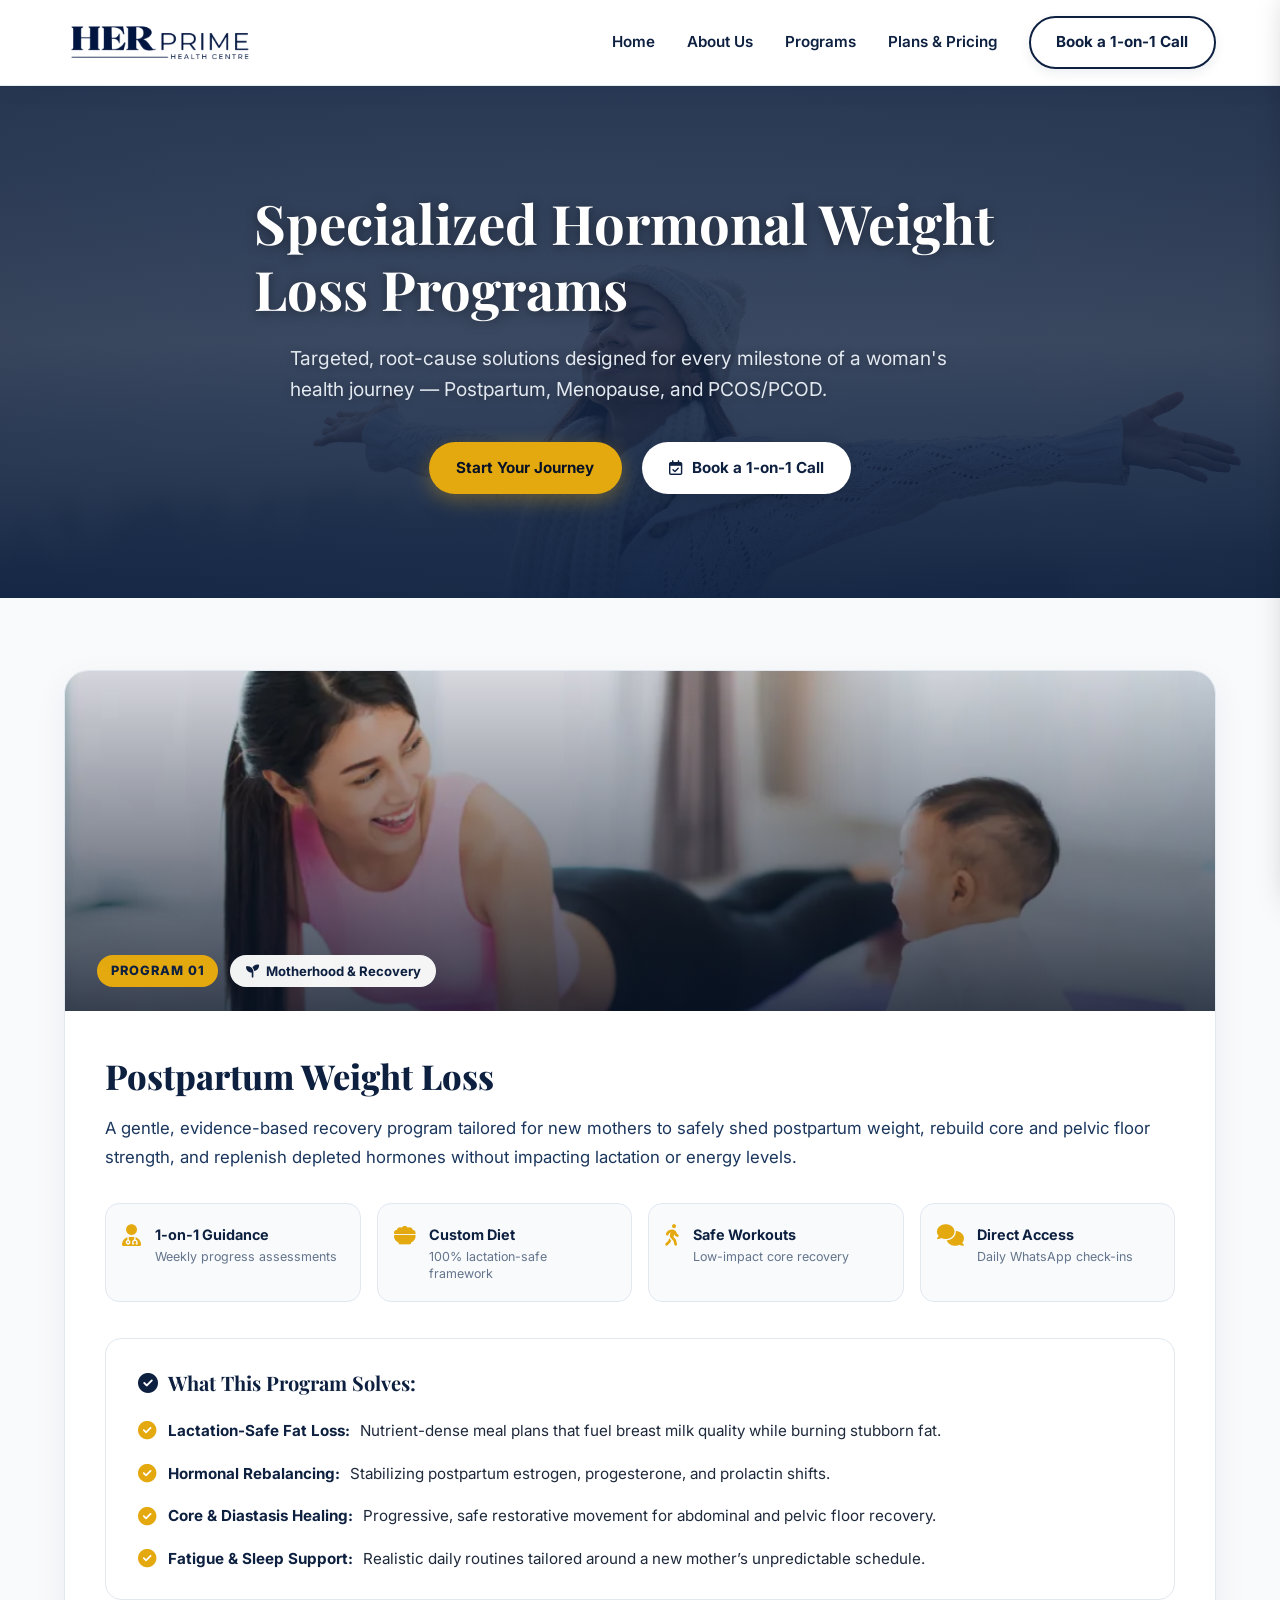
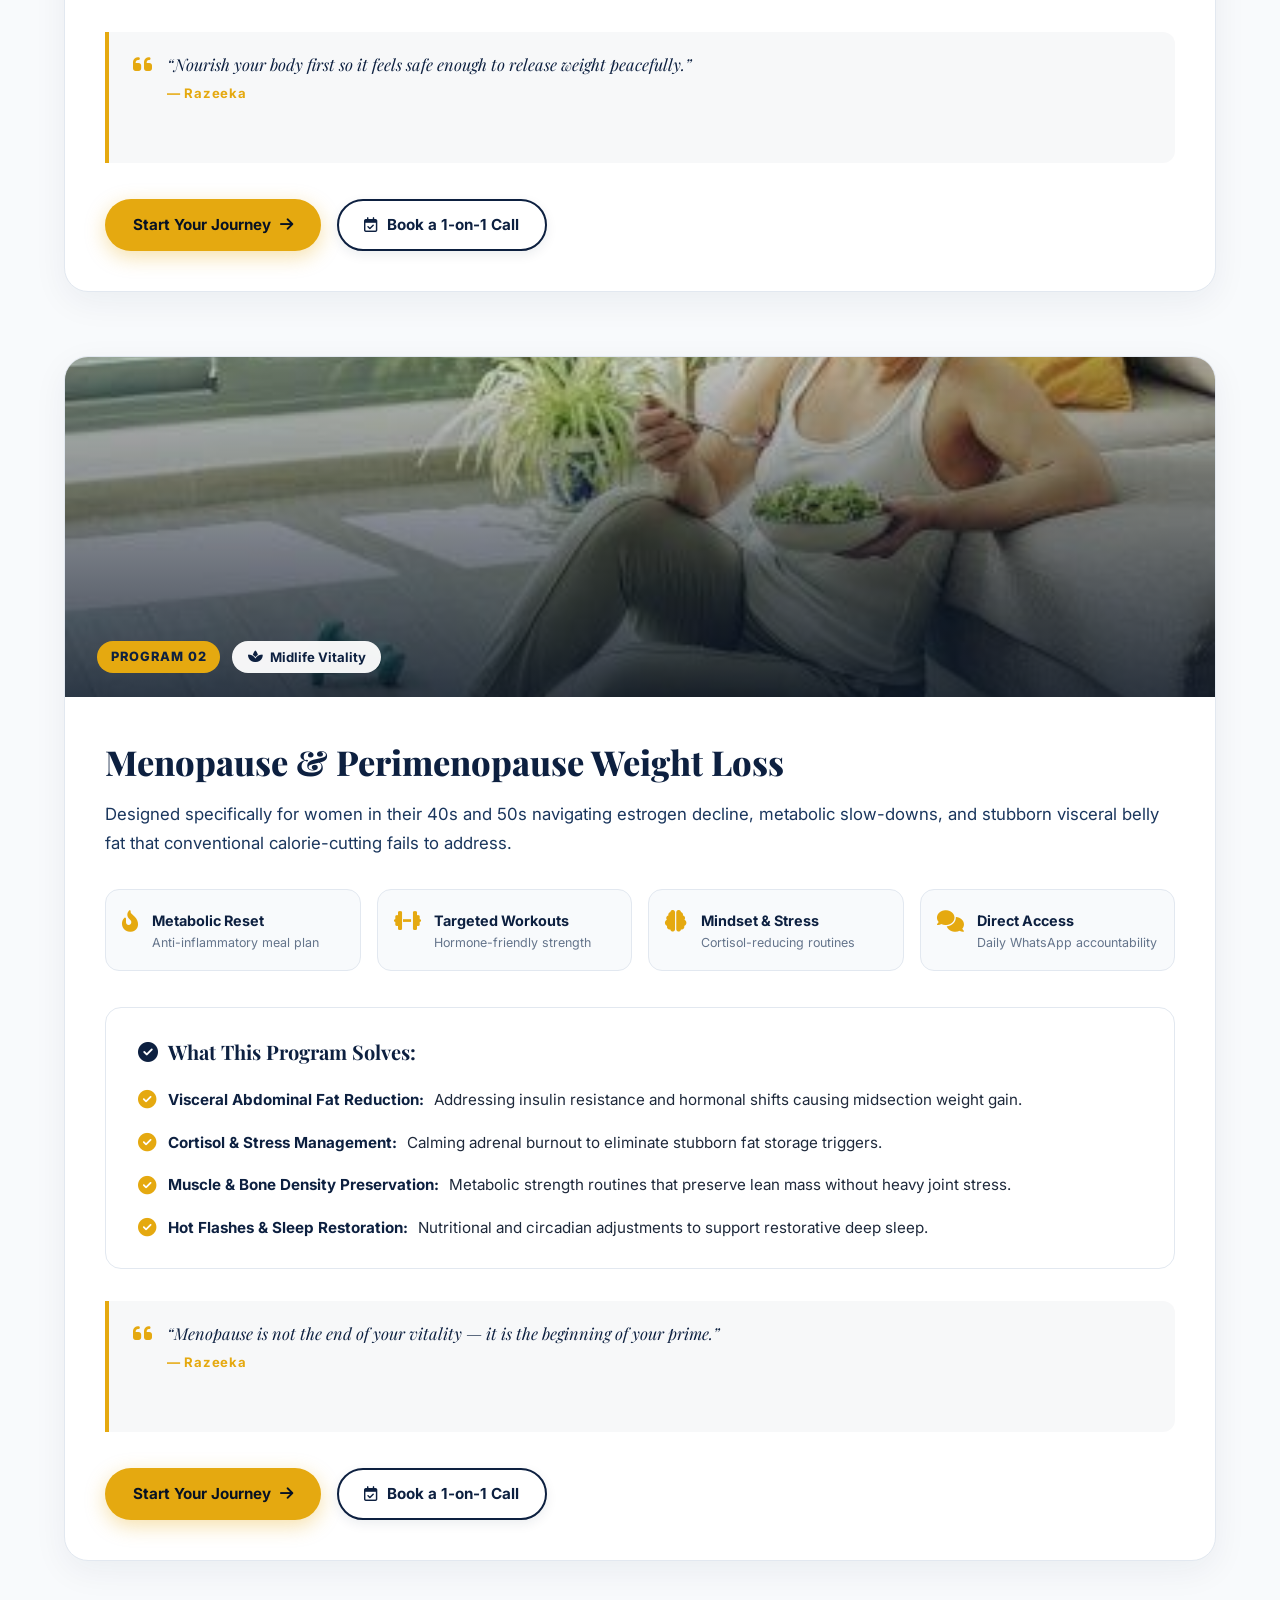
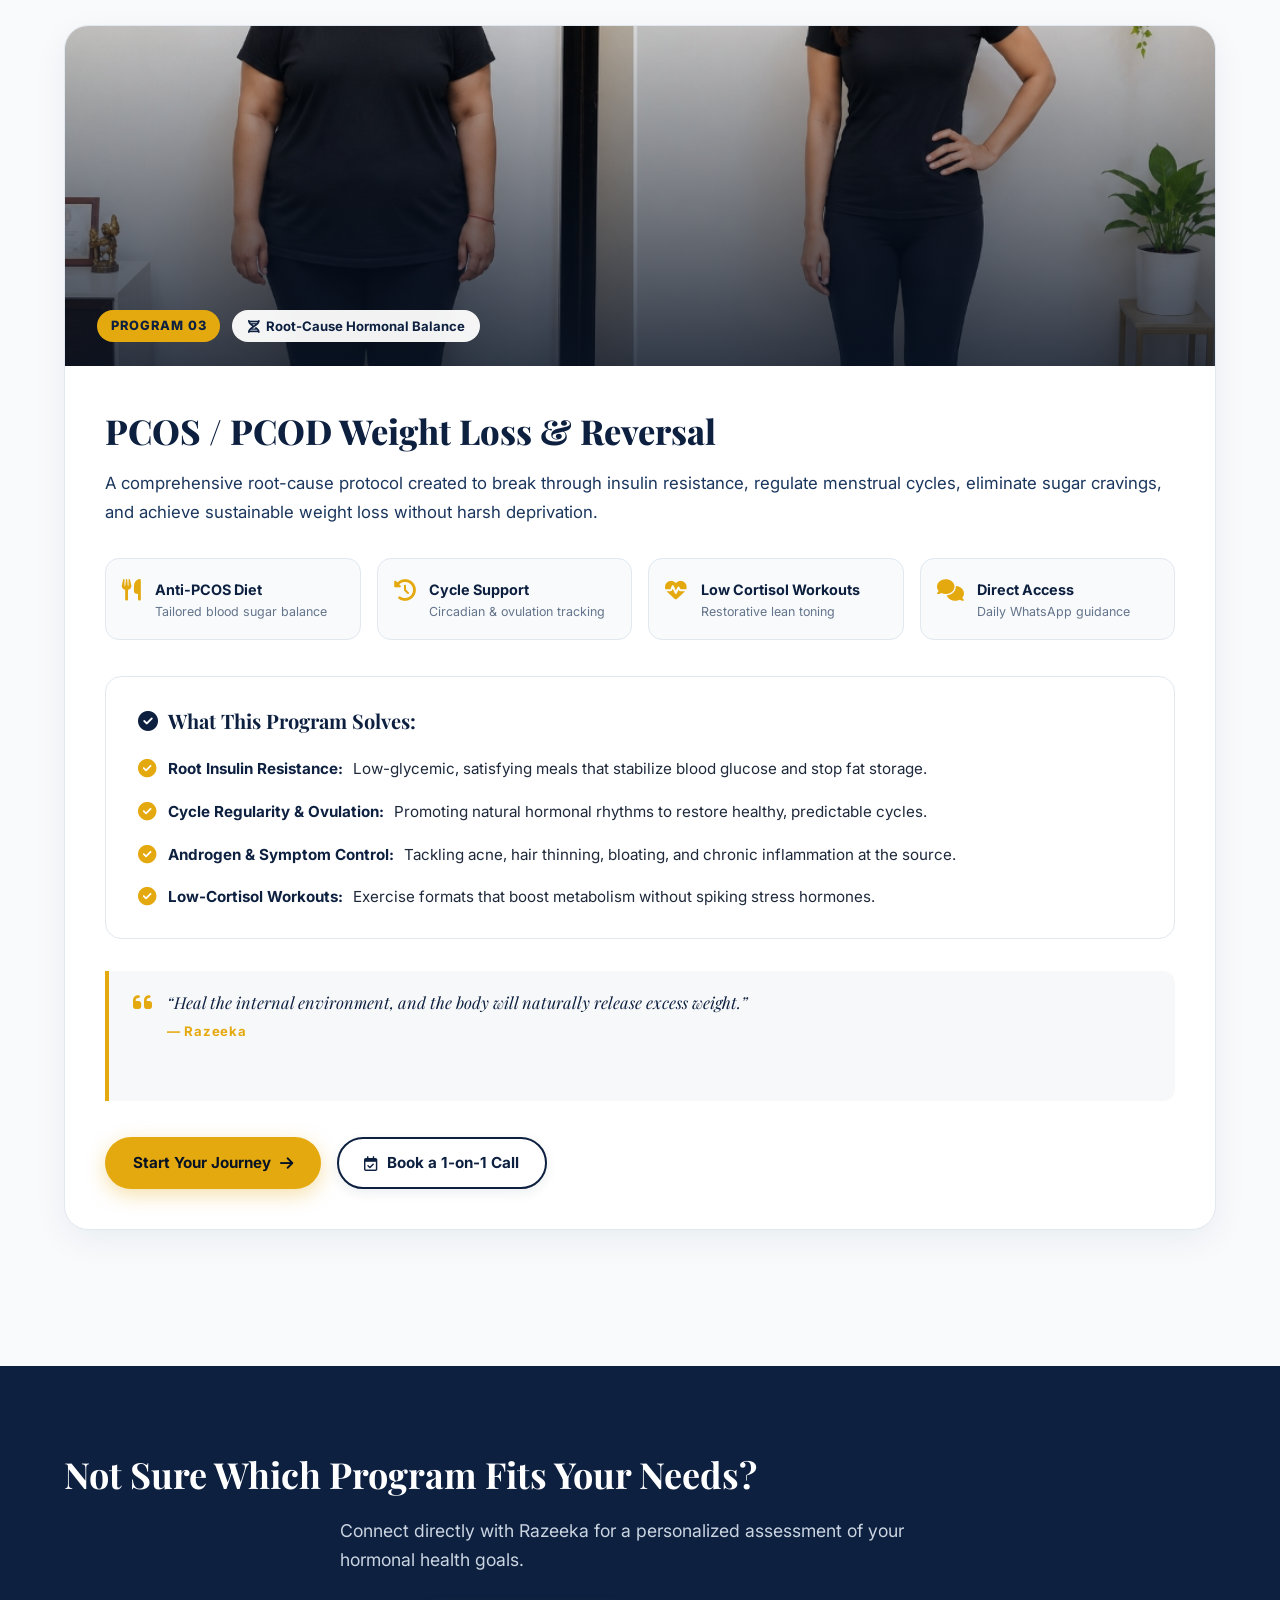
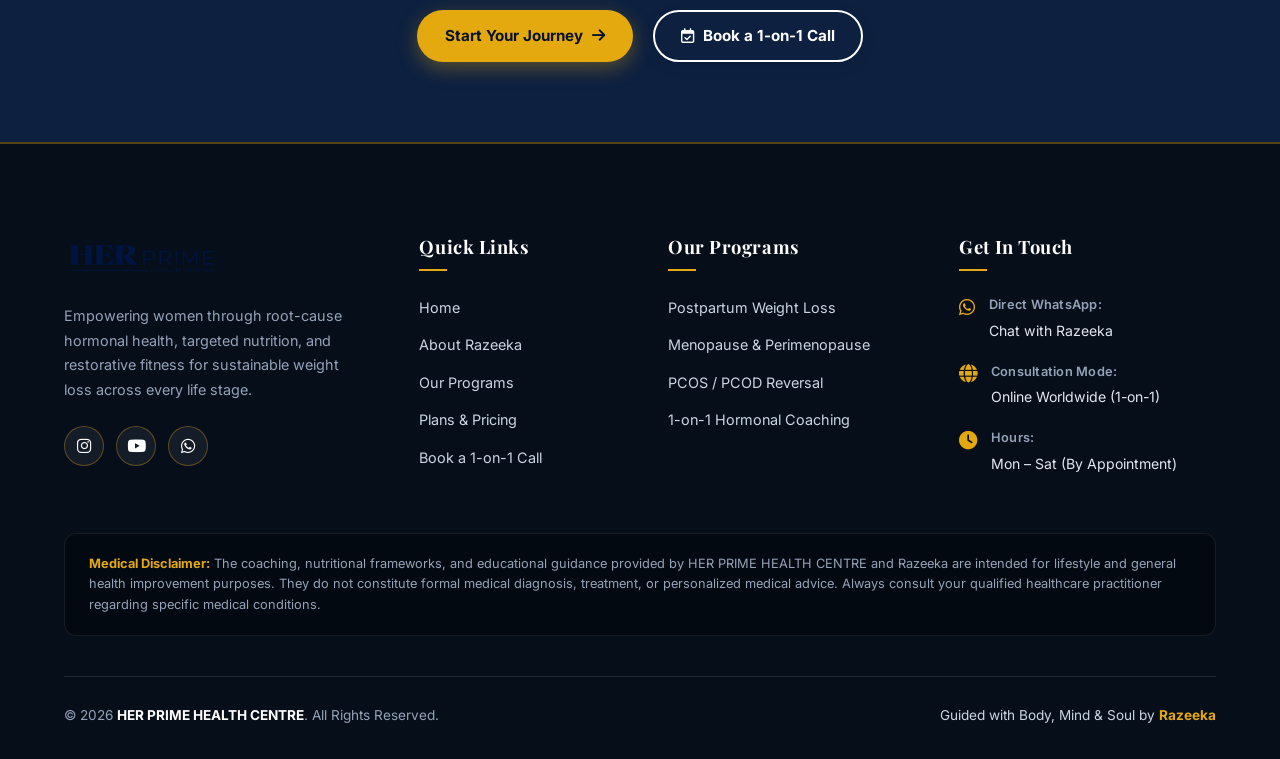
<file: programs.html>
<!DOCTYPE html>
<html lang="en">
<head>
  <meta charset="UTF-8">
  <meta name="viewport" content="width=device-width, initial-scale=1.0">
  <title>Programs & Services | HER PRIME HEALTH CENTRE</title>
  
  <!-- Favicon -->
  <link rel="icon" type="image/png" href="logo.png">

  <!-- Google Fonts: Playfair Display (Heading) & Inter (Body) -->
  <link rel="preconnect" href="https://fonts.googleapis.com">
  <link rel="preconnect" href="https://fonts.gstatic.com" crossorigin>
  <link href="https://fonts.googleapis.com/css2?family=Inter:wght@300;400;500;600;700;800&family=Playfair+Display:ital,wght@0,600;0,700;0,800;1,600;1,700&display=swap" rel="stylesheet">
  
  <!-- FontAwesome Icons -->
  <link rel="stylesheet" href="https://cdnjs.cloudflare.com/ajax/libs/font-awesome/6.5.1/css/all.min.css">
  
  <link rel="stylesheet" href="styles.css">
</head>
<body class="programs-page">

  <!-- 1. NAVIGATION BAR -->
  <header class="navbar">
    <div class="container nav-container">
      <a href="index.html" class="brand">
        <img src="logo.png" alt="HER PRIME HEALTH CENTRE" class="brand-wordmark-logo">
      </a>

      <nav class="nav-links">
        <a href="index.html" class="nav-item">Home</a>
        <a href="index.html#about" class="nav-item">About Us</a>
        <a href="programs.html" class="nav-item active">Programs</a>
        <a href="plans.html" class="nav-item">Plans & Pricing</a>
        <a href="booking.html" class="btn btn-outline-navy">Book a 1-on-1 Call</a>
        <button class="mobile-nav-toggle" id="mobileNavToggle" aria-label="Open navigation menu">
          <i class="fa-solid fa-bars"></i>
        </button>
      </nav>
    </div>
  </header>

  <!-- Mobile Navigation Drawer -->
  <div class="mobile-nav-overlay" id="mobileNavOverlay"></div>
  <div class="mobile-nav-drawer" id="mobileNavDrawer">
    <div class="mobile-drawer-header">
      <img src="logo.png" alt="HER PRIME" class="mobile-drawer-logo">
      <button class="mobile-drawer-close" id="mobileNavClose" aria-label="Close navigation menu">
        <i class="fa-solid fa-xmark"></i>
      </button>
    </div>
    <nav class="mobile-drawer-links">
      <a href="index.html" class="mobile-drawer-item"><i class="fa-solid fa-house"></i> Home</a>
      <a href="index.html#about" class="mobile-drawer-item"><i class="fa-solid fa-user"></i> About Us</a>
      <a href="programs.html" class="mobile-drawer-item active"><i class="fa-solid fa-heart-pulse"></i> Our Programs</a>
      <a href="plans.html" class="mobile-drawer-item"><i class="fa-solid fa-tags"></i> Plans & Pricing</a>
      <a href="booking.html" class="mobile-drawer-item mobile-highlight"><i class="fa-solid fa-calendar-check"></i> Book a 1-on-1 Call (₹99)</a>
    </nav>
  </div>

  <!-- 2. PROGRAMS HERO SECTION (Full hero image background like home page) -->
  <section class="programs-hero-section">
    <!-- Hero Background Image & Gradient Overlay -->
    <div class="programs-hero-bg"></div>
    <div class="programs-hero-overlay"></div>

    <div class="container programs-hero-content text-center">
      <h1 class="programs-hero-title">
        Specialized Hormonal Weight Loss <span class="text-gold">Programs</span>
      </h1>
      <p class="programs-hero-subtitle">
        Targeted, root-cause solutions designed for every milestone of a woman's health journey — Postpartum, Menopause, and PCOS/PCOD.
      </p>
      <div class="programs-hero-actions">
        <a href="plans.html" class="btn btn-gold">
          <span>Start Your Journey</span>
        </a>
        <a href="booking.html" class="btn btn-white">
          <i class="fa-regular fa-calendar-check"></i>
          <span>Book a 1-on-1 Call</span>
        </a>
      </div>
    </div>
  </section>

  <!-- 3. SERVICES / PROGRAMS LIST -->
  <section class="programs-content-section">
    <div class="container">
      
      <!-- Program 1: Postpartum Weight Loss -->
      <article class="program-card" id="postpartum">
        <!-- 1. Top Image Banner with Floating Badges -->
        <div class="program-top-media">
          <img src="postpartum.webp" alt="Postpartum Weight Loss - Mother and Baby Exercise" class="program-img">
          <div class="program-media-overlay">
            <div class="program-media-badges">
              <span class="program-num-badge">Program 01</span>
              <span class="program-tag-pill"><i class="fa-solid fa-seedling text-gold"></i> Motherhood & Recovery</span>
            </div>
          </div>
        </div>

        <!-- 2. Program Details Body -->
        <div class="program-content-body">
          <h2 class="program-name">Postpartum Weight Loss</h2>
          <p class="program-summary">
            A gentle, evidence-based recovery program tailored for new mothers to safely shed postpartum weight, rebuild core and pelvic floor strength, and replenish depleted hormones without impacting lactation or energy levels.
          </p>

          <!-- 4 Feature Badges -->
          <div class="program-feature-badges">
            <div class="feature-badge-item">
              <i class="fa-solid fa-user-doctor"></i>
              <div>
                <span class="badge-title">1-on-1 Guidance</span>
                <span class="badge-sub">Weekly progress assessments</span>
              </div>
            </div>
            <div class="feature-badge-item">
              <i class="fa-solid fa-bowl-food"></i>
              <div>
                <span class="badge-title">Custom Diet</span>
                <span class="badge-sub">100% lactation-safe framework</span>
              </div>
            </div>
            <div class="feature-badge-item">
              <i class="fa-solid fa-person-walking"></i>
              <div>
                <span class="badge-title">Safe Workouts</span>
                <span class="badge-sub">Low-impact core recovery</span>
              </div>
            </div>
            <div class="feature-badge-item">
              <i class="fa-solid fa-comments"></i>
              <div>
                <span class="badge-title">Direct Access</span>
                <span class="badge-sub">Daily WhatsApp check-ins</span>
              </div>
            </div>
          </div>

          <!-- What This Program Solves -->
          <div class="program-highlights">
            <h3 class="highlights-title">
              <i class="fa-solid fa-circle-check text-gold"></i>
              <span>What This Program Solves:</span>
            </h3>
            <ul class="program-list">
              <li>
                <i class="fa-solid fa-circle-check check-icon"></i>
                <div class="list-text">
                  <strong>Lactation-Safe Fat Loss:</strong> Nutrient-dense meal plans that fuel breast milk quality while burning stubborn fat.
                </div>
              </li>
              <li>
                <i class="fa-solid fa-circle-check check-icon"></i>
                <div class="list-text">
                  <strong>Hormonal Rebalancing:</strong> Stabilizing postpartum estrogen, progesterone, and prolactin shifts.
                </div>
              </li>
              <li>
                <i class="fa-solid fa-circle-check check-icon"></i>
                <div class="list-text">
                  <strong>Core & Diastasis Healing:</strong> Progressive, safe restorative movement for abdominal and pelvic floor recovery.
                </div>
              </li>
              <li>
                <i class="fa-solid fa-circle-check check-icon"></i>
                <div class="list-text">
                  <strong>Fatigue & Sleep Support:</strong> Realistic daily routines tailored around a new mother’s unpredictable schedule.
                </div>
              </li>
            </ul>
          </div>

          <!-- Inspiring Quote -->
          <div class="side-card-quote">
            <i class="fa-solid fa-quote-left quote-mark"></i>
            <div>
              <p>“Nourish your body first so it feels safe enough to release weight peacefully.”</p>
              <span class="quote-author">— Razeeka</span>
            </div>
          </div>

          <!-- Bottom Action Buttons -->
          <div class="program-actions">
            <a href="plans.html" class="btn btn-gold">
              <span>Start Your Journey</span>
              <i class="fa-solid fa-arrow-right"></i>
            </a>
            <a href="booking.html" class="btn btn-outline-navy">
              <i class="fa-regular fa-calendar-check"></i>
              <span>Book a 1-on-1 Call</span>
            </a>
          </div>
        </div>
      </article>

      <!-- Program 2: Menopause Weight Loss -->
      <article class="program-card" id="menopause">
        <!-- 1. Top Image Banner with Floating Badges -->
        <div class="program-top-media">
          <img src="menopause.jpg" alt="Menopause & Perimenopause Weight Loss" class="program-img">
          <div class="program-media-overlay">
            <div class="program-media-badges">
              <span class="program-num-badge">Program 02</span>
              <span class="program-tag-pill"><i class="fa-solid fa-spa text-gold"></i> Midlife Vitality</span>
            </div>
          </div>
        </div>

        <!-- 2. Program Details Body -->
        <div class="program-content-body">
          <h2 class="program-name">Menopause & Perimenopause Weight Loss</h2>
          <p class="program-summary">
            Designed specifically for women in their 40s and 50s navigating estrogen decline, metabolic slow-downs, and stubborn visceral belly fat that conventional calorie-cutting fails to address.
          </p>

          <!-- 4 Feature Badges -->
          <div class="program-feature-badges">
            <div class="feature-badge-item">
              <i class="fa-solid fa-fire-flame-curved"></i>
              <div>
                <span class="badge-title">Metabolic Reset</span>
                <span class="badge-sub">Anti-inflammatory meal plan</span>
              </div>
            </div>
            <div class="feature-badge-item">
              <i class="fa-solid fa-dumbbell"></i>
              <div>
                <span class="badge-title">Targeted Workouts</span>
                <span class="badge-sub">Hormone-friendly strength</span>
              </div>
            </div>
            <div class="feature-badge-item">
              <i class="fa-solid fa-brain"></i>
              <div>
                <span class="badge-title">Mindset & Stress</span>
                <span class="badge-sub">Cortisol-reducing routines</span>
              </div>
            </div>
            <div class="feature-badge-item">
              <i class="fa-solid fa-comments"></i>
              <div>
                <span class="badge-title">Direct Access</span>
                <span class="badge-sub">Daily WhatsApp accountability</span>
              </div>
            </div>
          </div>

          <!-- What This Program Solves -->
          <div class="program-highlights">
            <h3 class="highlights-title">
              <i class="fa-solid fa-circle-check text-gold"></i>
              <span>What This Program Solves:</span>
            </h3>
            <ul class="program-list">
              <li>
                <i class="fa-solid fa-circle-check check-icon"></i>
                <div class="list-text">
                  <strong>Visceral Abdominal Fat Reduction:</strong> Addressing insulin resistance and hormonal shifts causing midsection weight gain.
                </div>
              </li>
              <li>
                <i class="fa-solid fa-circle-check check-icon"></i>
                <div class="list-text">
                  <strong>Cortisol & Stress Management:</strong> Calming adrenal burnout to eliminate stubborn fat storage triggers.
                </div>
              </li>
              <li>
                <i class="fa-solid fa-circle-check check-icon"></i>
                <div class="list-text">
                  <strong>Muscle & Bone Density Preservation:</strong> Metabolic strength routines that preserve lean mass without heavy joint stress.
                </div>
              </li>
              <li>
                <i class="fa-solid fa-circle-check check-icon"></i>
                <div class="list-text">
                  <strong>Hot Flashes & Sleep Restoration:</strong> Nutritional and circadian adjustments to support restorative deep sleep.
                </div>
              </li>
            </ul>
          </div>

          <!-- Inspiring Quote -->
          <div class="side-card-quote">
            <i class="fa-solid fa-quote-left quote-mark"></i>
            <div>
              <p>“Menopause is not the end of your vitality — it is the beginning of your prime.”</p>
              <span class="quote-author">— Razeeka</span>
            </div>
          </div>

          <!-- Bottom Action Buttons -->
          <div class="program-actions">
            <a href="plans.html" class="btn btn-gold">
              <span>Start Your Journey</span>
              <i class="fa-solid fa-arrow-right"></i>
            </a>
            <a href="booking.html" class="btn btn-outline-navy">
              <i class="fa-regular fa-calendar-check"></i>
              <span>Book a 1-on-1 Call</span>
            </a>
          </div>
        </div>
      </article>

      <!-- Program 3: PCOS / PCOD Weight Loss -->
      <article class="program-card" id="pcod-pcos">
        <!-- 1. Top Image Banner with Floating Badges -->
        <div class="program-top-media">
          <img src="transformation.jpg" alt="PCOS / PCOD Weight Loss Transformation Result" class="program-img">
          <div class="program-media-overlay">
            <div class="program-media-badges">
              <span class="program-num-badge">Program 03</span>
              <span class="program-tag-pill"><i class="fa-solid fa-dna text-gold"></i> Root-Cause Hormonal Balance</span>
            </div>
          </div>
        </div>

        <!-- 2. Program Details Body -->
        <div class="program-content-body">
          <h2 class="program-name">PCOS / PCOD Weight Loss & Reversal</h2>
          <p class="program-summary">
            A comprehensive root-cause protocol created to break through insulin resistance, regulate menstrual cycles, eliminate sugar cravings, and achieve sustainable weight loss without harsh deprivation.
          </p>

          <!-- 4 Feature Badges -->
          <div class="program-feature-badges">
            <div class="feature-badge-item">
              <i class="fa-solid fa-utensils"></i>
              <div>
                <span class="badge-title">Anti-PCOS Diet</span>
                <span class="badge-sub">Tailored blood sugar balance</span>
              </div>
            </div>
            <div class="feature-badge-item">
              <i class="fa-solid fa-clock-rotate-left"></i>
              <div>
                <span class="badge-title">Cycle Support</span>
                <span class="badge-sub">Circadian & ovulation tracking</span>
              </div>
            </div>
            <div class="feature-badge-item">
              <i class="fa-solid fa-heart-pulse"></i>
              <div>
                <span class="badge-title">Low Cortisol Workouts</span>
                <span class="badge-sub">Restorative lean toning</span>
              </div>
            </div>
            <div class="feature-badge-item">
              <i class="fa-solid fa-comments"></i>
              <div>
                <span class="badge-title">Direct Access</span>
                <span class="badge-sub">Daily WhatsApp guidance</span>
              </div>
            </div>
          </div>

          <!-- What This Program Solves -->
          <div class="program-highlights">
            <h3 class="highlights-title">
              <i class="fa-solid fa-circle-check text-gold"></i>
              <span>What This Program Solves:</span>
            </h3>
            <ul class="program-list">
              <li>
                <i class="fa-solid fa-circle-check check-icon"></i>
                <div class="list-text">
                  <strong>Root Insulin Resistance:</strong> Low-glycemic, satisfying meals that stabilize blood glucose and stop fat storage.
                </div>
              </li>
              <li>
                <i class="fa-solid fa-circle-check check-icon"></i>
                <div class="list-text">
                  <strong>Cycle Regularity & Ovulation:</strong> Promoting natural hormonal rhythms to restore healthy, predictable cycles.
                </div>
              </li>
              <li>
                <i class="fa-solid fa-circle-check check-icon"></i>
                <div class="list-text">
                  <strong>Androgen & Symptom Control:</strong> Tackling acne, hair thinning, bloating, and chronic inflammation at the source.
                </div>
              </li>
              <li>
                <i class="fa-solid fa-circle-check check-icon"></i>
                <div class="list-text">
                  <strong>Low-Cortisol Workouts:</strong> Exercise formats that boost metabolism without spiking stress hormones.
                </div>
              </li>
            </ul>
          </div>

          <!-- Inspiring Quote -->
          <div class="side-card-quote">
            <i class="fa-solid fa-quote-left quote-mark"></i>
            <div>
              <p>“Heal the internal environment, and the body will naturally release excess weight.”</p>
              <span class="quote-author">— Razeeka</span>
            </div>
          </div>

          <!-- Bottom Action Buttons -->
          <div class="program-actions">
            <a href="plans.html" class="btn btn-gold">
              <span>Start Your Journey</span>
              <i class="fa-solid fa-arrow-right"></i>
            </a>
            <a href="booking.html" class="btn btn-outline-navy">
              <i class="fa-regular fa-calendar-check"></i>
              <span>Book a 1-on-1 Call</span>
            </a>
          </div>
        </div>
      </article>

    </div>
  </section>

  <!-- 4. BOTTOM CTA BANNER -->
  <section class="programs-cta-section" id="consultation">
    <div class="container text-center">
      <h2 class="bottom-cta-title">Not Sure Which Program Fits Your Needs?</h2>
      <p class="bottom-cta-desc">
        Connect directly with Razeeka for a personalized assessment of your hormonal health goals.
      </p>
      <div class="bottom-cta-buttons">
        <a href="plans.html" class="btn btn-gold">
          <span>Start Your Journey</span>
          <i class="fa-solid fa-arrow-right"></i>
        </a>
        <a href="booking.html" class="btn btn-outline-white">
          <i class="fa-regular fa-calendar-check"></i>
          <span>Book a 1-on-1 Call</span>
        </a>
      </div>
    </div>
  </section>

  <!-- 5. SITE FOOTER -->
  <footer class="site-footer">
    <div class="container">
      
      <div class="footer-top-grid">
        
        <!-- Col 1: Brand & Philosophy -->
        <div class="footer-col footer-col-brand">
          <a href="index.html" class="footer-brand-link">
            <img src="logo.png" alt="HER PRIME HEALTH CENTRE" class="footer-logo">
          </a>
          <p class="footer-brand-desc">
            Empowering women through root-cause hormonal health, targeted nutrition, and restorative fitness for sustainable weight loss across every life stage.
          </p>
          <div class="footer-social-links">
            <a href="https://instagram.com/fitrazeeka" target="_blank" rel="noopener noreferrer" class="footer-social-btn" title="Follow on Instagram" aria-label="Instagram">
              <i class="fa-brands fa-instagram"></i>
            </a>
            <a href="https://www.youtube.com/@fitrazeeka4930" target="_blank" rel="noopener noreferrer" class="footer-social-btn" title="Subscribe on YouTube" aria-label="YouTube">
              <i class="fa-brands fa-youtube"></i>
            </a>
            <a href="https://wa.me/" target="_blank" rel="noopener noreferrer" class="footer-social-btn" title="Chat on WhatsApp" aria-label="WhatsApp">
              <i class="fa-brands fa-whatsapp"></i>
            </a>
          </div>
        </div>

        <!-- Col 2: Quick Links -->
        <div class="footer-col">
          <h3 class="footer-col-title">Quick Links</h3>
          <ul class="footer-links-list">
            <li><a href="index.html">Home</a></li>
            <li><a href="index.html#about">About Razeeka</a></li>
            <li><a href="programs.html">Our Programs</a></li>
            <li><a href="plans.html">Plans & Pricing</a></li>
            <li><a href="booking.html">Book a 1-on-1 Call</a></li>
          </ul>
        </div>

        <!-- Col 3: Programs & Specializations -->
        <div class="footer-col">
          <h3 class="footer-col-title">Our Programs</h3>
          <ul class="footer-links-list">
            <li><a href="programs.html#postpartum">Postpartum Weight Loss</a></li>
            <li><a href="programs.html#menopause">Menopause & Perimenopause</a></li>
            <li><a href="programs.html#pcod-pcos">PCOS / PCOD Reversal</a></li>
            <li><a href="https://wa.me/" target="_blank" rel="noopener noreferrer">1-on-1 Hormonal Coaching</a></li>
          </ul>
        </div>

        <!-- Col 4: Contact & Inquiries -->
        <div class="footer-col">
          <h3 class="footer-col-title">Get In Touch</h3>
          <div class="footer-contact-info">
            <div class="contact-item">
              <i class="fa-brands fa-whatsapp contact-icon"></i>
              <div>
                <span class="contact-label">Direct WhatsApp:</span>
                <a href="https://wa.me/" target="_blank" rel="noopener noreferrer" class="contact-value">Chat with Razeeka</a>
              </div>
            </div>
            <div class="contact-item">
              <i class="fa-solid fa-globe contact-icon"></i>
              <div>
                <span class="contact-label">Consultation Mode:</span>
                <span class="contact-value">Online Worldwide (1-on-1)</span>
              </div>
            </div>
            <div class="contact-item">
              <i class="fa-solid fa-clock contact-icon"></i>
              <div>
                <span class="contact-label">Hours:</span>
                <span class="contact-value">Mon – Sat (By Appointment)</span>
              </div>
            </div>
          </div>
        </div>

      </div>

      <!-- Medical Disclaimer -->
      <div class="footer-disclaimer">
        <p>
          <strong>Medical Disclaimer:</strong> The coaching, nutritional frameworks, and educational guidance provided by HER PRIME HEALTH CENTRE and Razeeka are intended for lifestyle and general health improvement purposes. They do not constitute formal medical diagnosis, treatment, or personalized medical advice. Always consult your qualified healthcare practitioner regarding specific medical conditions.
        </p>
      </div>

      <!-- Bottom Bar -->
      <div class="footer-bottom-bar">
        <p class="footer-copyright">
          © 2026 <strong>HER PRIME HEALTH CENTRE</strong>. All Rights Reserved.
        </p>
        <p class="footer-credits">
          Guided with Body, Mind & Soul by <strong>Razeeka</strong>
        </p>
      </div>

    </div>
  </footer>

  <!-- Mobile Drawer Script -->
  <script>
    document.addEventListener('DOMContentLoaded', () => {
      const mobileNavToggle = document.getElementById('mobileNavToggle');
      const mobileNavClose = document.getElementById('mobileNavClose');
      const mobileNavDrawer = document.getElementById('mobileNavDrawer');
      const mobileNavOverlay = document.getElementById('mobileNavOverlay');
      const mobileDrawerLinks = document.querySelectorAll('.mobile-drawer-item');

      function openDrawer() {
        if (mobileNavDrawer && mobileNavOverlay) {
          mobileNavDrawer.classList.add('active');
          mobileNavOverlay.classList.add('active');
          document.body.style.overflow = 'hidden';
        }
      }

      function closeDrawer() {
        if (mobileNavDrawer && mobileNavOverlay) {
          mobileNavDrawer.classList.remove('active');
          mobileNavOverlay.classList.remove('active');
          document.body.style.overflow = '';
        }
      }

      if (mobileNavToggle) mobileNavToggle.addEventListener('click', openDrawer);
      if (mobileNavClose) mobileNavClose.addEventListener('click', closeDrawer);
      if (mobileNavOverlay) mobileNavOverlay.addEventListener('click', closeDrawer);

      mobileDrawerLinks.forEach(link => {
        link.addEventListener('click', closeDrawer);
      });
    });
  </script>
</body>
</html>
</file>
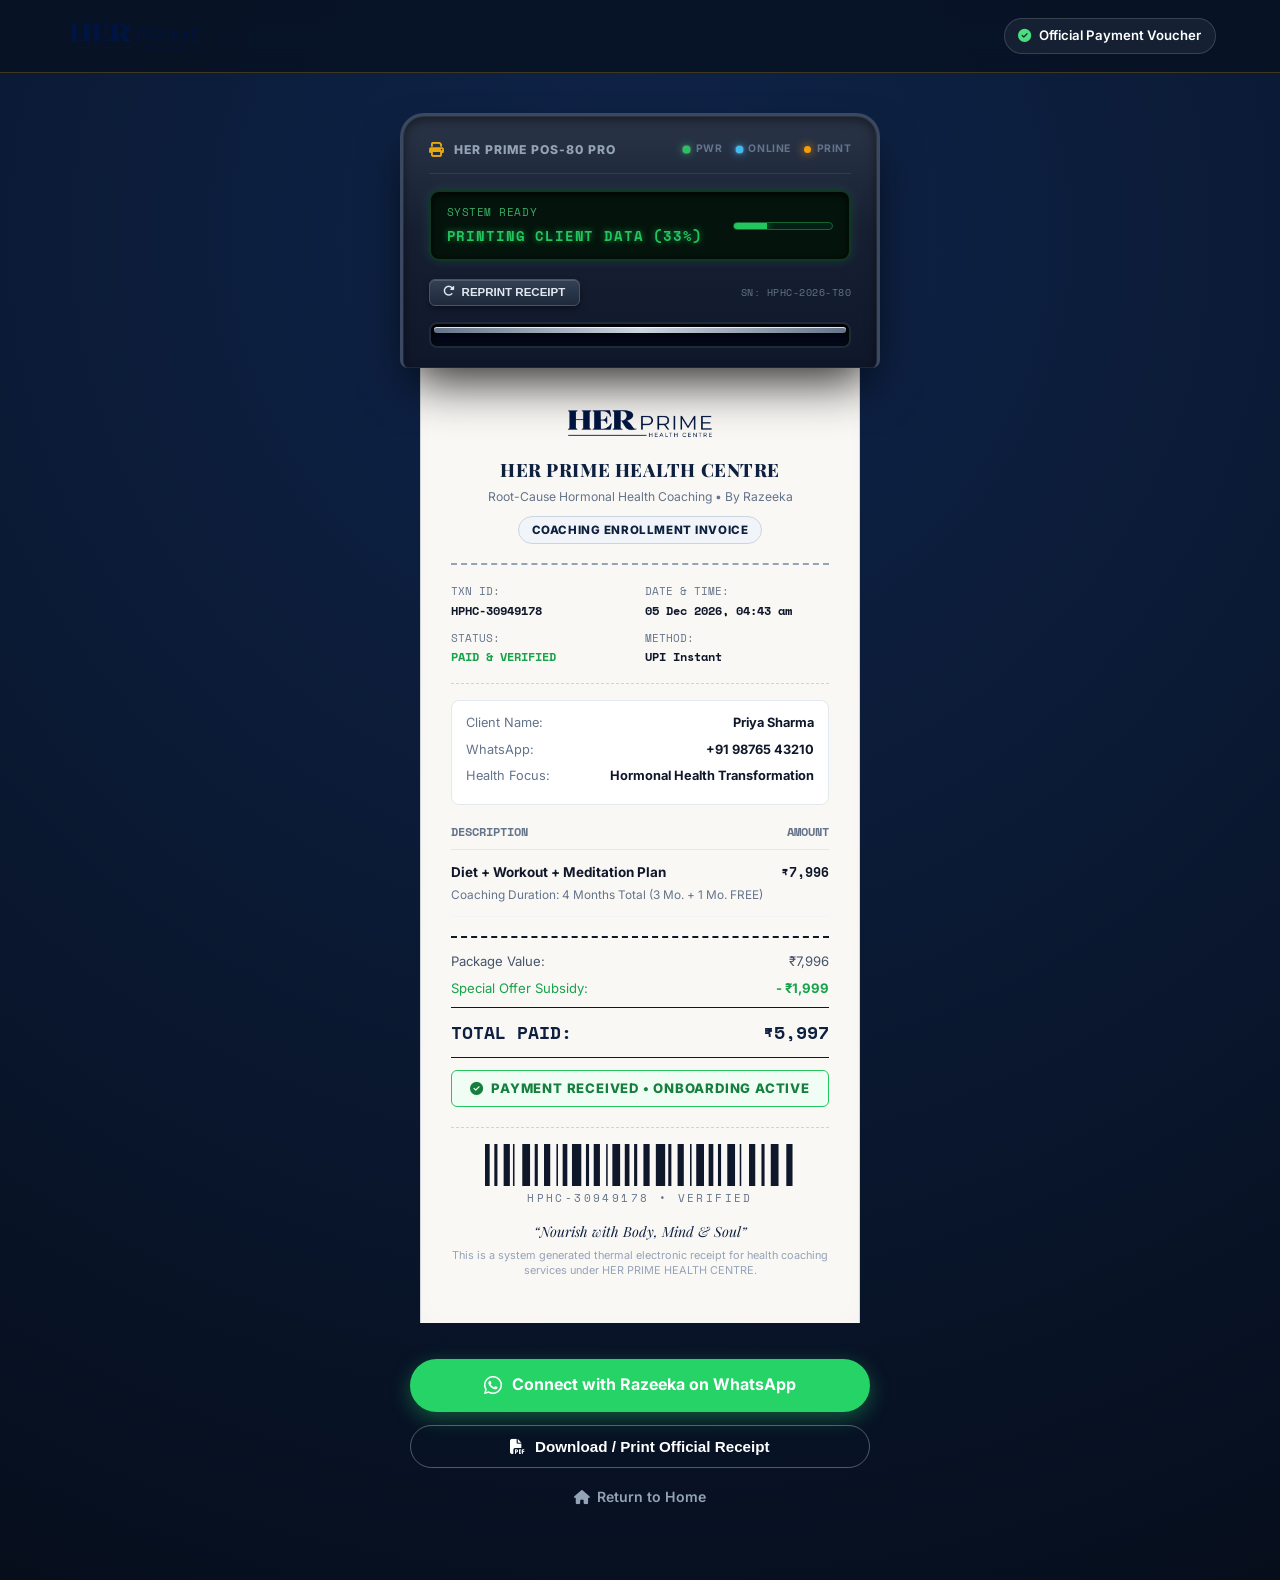
<file: receipt.html>
<!DOCTYPE html>
<html lang="en">
<head>
  <meta charset="UTF-8">
  <meta name="viewport" content="width=device-width, initial-scale=1.0">
  <title>Payment Receipt & Invoice | HER PRIME HEALTH CENTRE</title>
  
  <!-- Favicon -->
  <link rel="icon" type="image/png" href="logo.png">

  <!-- Google Fonts: Playfair Display, Inter & Space Mono -->
  <link rel="preconnect" href="https://fonts.googleapis.com">
  <link rel="preconnect" href="https://fonts.gstatic.com" crossorigin>
  <link href="https://fonts.googleapis.com/css2?family=Inter:wght@400;500;600;700;800&family=Playfair+Display:ital,wght@0,600;0,700;0,800;1,600&family=Space+Mono:ital,wght@0,400;0,700;1,400&display=swap" rel="stylesheet">
  
  <!-- FontAwesome Icons -->
  <link rel="stylesheet" href="https://cdnjs.cloudflare.com/ajax/libs/font-awesome/6.5.1/css/all.min.css">
  
  <link rel="stylesheet" href="styles.css">

  <style>
    /* ==========================================================================
       ACTUAL POS THERMAL RECEIPT MACHINE STYLES
       ========================================================================== */
    .receipt-page-body {
      background: radial-gradient(circle at 50% 15%, #0f244a 0%, #060e1c 100%);
      min-height: 100vh;
      display: flex;
      flex-direction: column;
      color: #ffffff;
      font-family: var(--font-sans);
      overflow-x: clip;
    }

    .receipt-navbar {
      background: rgba(7, 18, 36, 0.9);
      backdrop-filter: blur(12px);
      -webkit-backdrop-filter: blur(12px);
      border-bottom: 1px solid rgba(229, 169, 16, 0.25);
      padding: 0.75rem 0;
      position: sticky;
      top: 0;
      z-index: 100;
    }

    .receipt-nav-container {
      display: flex;
      align-items: center;
      justify-content: space-between;
    }

    .receipt-brand-logo {
      height: 48px;
      width: auto;
      object-fit: contain;
    }

    .receipt-main-wrap {
      flex: 1;
      padding: 2.5rem 1rem 4.5rem 1rem;
      display: flex;
      flex-direction: column;
      align-items: center;
      justify-content: center;
    }

    /* REALISTIC 3D POS PRINTER MACHINE CHASSIS */
    .pos-machine-station {
      width: 100%;
      max-width: 480px;
      margin: 0 auto;
      position: relative;
    }

    .pos-printer-hardware {
      background: linear-gradient(180deg, #2b3548 0%, #172033 45%, #0f172a 100%);
      border: 3px solid #3b4861;
      border-bottom: none;
      border-radius: 24px 24px 8px 8px;
      padding: 1.5rem 1.6rem 1.25rem 1.6rem;
      box-shadow: 
        0 25px 50px -12px rgba(0, 0, 0, 0.85),
        0 0 0 1px rgba(255, 255, 255, 0.08) inset,
        0 4px 12px rgba(0, 0, 0, 0.5) inset;
      position: relative;
      z-index: 25;
    }

    /* Top Machine Header */
    .machine-top-bar {
      display: flex;
      align-items: center;
      justify-content: space-between;
      border-bottom: 1px solid rgba(255, 255, 255, 0.08);
      padding-bottom: 0.85rem;
      margin-bottom: 1rem;
    }

    .machine-model-badge {
      display: flex;
      align-items: center;
      gap: 0.6rem;
      font-size: 0.76rem;
      font-weight: 800;
      letter-spacing: 0.08em;
      color: #94a3b8;
      text-transform: uppercase;
    }

    .machine-model-badge i {
      color: var(--color-gold);
      font-size: 0.95rem;
    }

    /* Machine Status LEDs */
    .machine-led-group {
      display: flex;
      align-items: center;
      gap: 0.85rem;
    }

    .led-indicator {
      display: flex;
      align-items: center;
      gap: 0.35rem;
      font-size: 0.65rem;
      font-weight: 700;
      color: #64748b;
      letter-spacing: 0.05em;
      text-transform: uppercase;
    }

    .led-bulb {
      width: 7px;
      height: 7px;
      border-radius: 50%;
      background: #334155;
      display: inline-block;
      transition: all 0.3s ease;
    }

    .led-bulb.green-on {
      background: #22c55e;
      box-shadow: 0 0 8px #22c55e, 0 0 2px #ffffff;
    }

    .led-bulb.blue-on {
      background: #38bdf8;
      box-shadow: 0 0 8px #38bdf8, 0 0 2px #ffffff;
    }

    .led-bulb.amber-blink {
      background: #f59e0b;
      box-shadow: 0 0 10px #f59e0b;
      animation: ledAmberPulse 0.4s infinite alternate;
    }

    @keyframes ledAmberPulse {
      from { opacity: 0.3; transform: scale(0.85); }
      to { opacity: 1; transform: scale(1.2); }
    }

    /* LCD Digital Screen Display */
    .machine-lcd-screen {
      background: #04140c;
      border: 2px solid #0f3822;
      border-radius: 10px;
      padding: 0.75rem 1rem;
      margin-bottom: 1.1rem;
      box-shadow: inset 0 2px 8px rgba(0, 0, 0, 0.9), 0 0 12px rgba(34, 197, 94, 0.15);
      display: flex;
      align-items: center;
      justify-content: space-between;
      font-family: 'Space Mono', monospace;
    }

    .lcd-text-wrap {
      display: flex;
      flex-direction: column;
      gap: 0.2rem;
    }

    .lcd-sub {
      font-size: 0.68rem;
      color: #4ade80;
      opacity: 0.75;
      letter-spacing: 0.05em;
    }

    .lcd-main-status {
      font-size: 0.88rem;
      font-weight: 700;
      color: #22c55e;
      text-shadow: 0 0 6px rgba(34, 197, 94, 0.7);
      letter-spacing: 0.06em;
    }

    .lcd-progress-bar {
      width: 100px;
      height: 8px;
      background: #022013;
      border: 1px solid #166534;
      border-radius: 4px;
      overflow: hidden;
      position: relative;
    }

    .lcd-progress-fill {
      height: 100%;
      width: 0%;
      background: #22c55e;
      box-shadow: 0 0 8px #22c55e;
      transition: width 0.1s linear;
    }

    /* Physical Control Buttons */
    .machine-controls-row {
      display: flex;
      align-items: center;
      justify-content: space-between;
      margin-bottom: 1rem;
    }

    .machine-btn-tactile {
      background: linear-gradient(180deg, #334155 0%, #1e293b 100%);
      border: 1px solid #475569;
      color: #e2e8f0;
      font-size: 0.72rem;
      font-weight: 700;
      padding: 0.4rem 0.85rem;
      border-radius: 6px;
      cursor: pointer;
      display: inline-flex;
      align-items: center;
      gap: 0.4rem;
      box-shadow: 0 3px 6px rgba(0,0,0,0.4), inset 0 1px 0 rgba(255,255,255,0.15);
      transition: all 0.15s ease;
    }

    .machine-btn-tactile:hover {
      background: #475569;
      color: #ffffff;
    }

    .machine-btn-tactile:active {
      transform: translateY(2px);
      box-shadow: 0 1px 2px rgba(0,0,0,0.6);
    }

    .machine-serial {
      font-family: 'Space Mono', monospace;
      font-size: 0.65rem;
      color: #64748b;
      letter-spacing: 0.05em;
    }

    /* Machine Exit Mouth / Bezel with Metal Serrated Cutter */
    .machine-exit-slot-bezel {
      background: #050b14;
      border-radius: 8px;
      border: 2px solid #1e293b;
      box-shadow: inset 0 4px 10px rgba(0, 0, 0, 0.95);
      padding: 3px;
      position: relative;
    }

    .metallic-cutter-blade {
      height: 6px;
      background: linear-gradient(90deg, #64748b 0%, #cbd5e1 50%, #64748b 100%);
      border-radius: 3px;
      box-shadow: 0 1px 3px rgba(0, 0, 0, 0.8), inset 0 1px 0 rgba(255, 255, 255, 0.8);
      position: relative;
      z-index: 30;
    }

    .roller-shadow {
      height: 8px;
      background: #020617;
      border-radius: 4px;
      margin-top: 2px;
      position: relative;
    }

    /* SLOW GRADUAL THERMAL RECEIPT DISPENSER */
    .receipt-paper-envelope {
      position: relative;
      z-index: 15;
      width: 100%;
      display: flex;
      justify-content: center;
      margin-top: -6px;
    }

    .thermal-receipt-sheet {
      width: calc(100% - 24px);
      max-width: 440px;
      background: #faf8f5;
      color: #0f172a;
      border-left: 1px solid #d1d5db;
      border-right: 1px solid #d1d5db;
      box-shadow: 
        0 20px 45px rgba(0, 0, 0, 0.6), 
        0 4px 14px rgba(0, 0, 0, 0.2),
        inset 0 0 20px rgba(0, 0, 0, 0.02);
      padding: 2.2rem 1.85rem 2.8rem 1.85rem;
      position: relative;
      transform-origin: top center;
      clip-path: inset(0 0 100% 0);
      opacity: 0.1;
      filter: drop-shadow(0 15px 25px rgba(0,0,0,0.4));
    }

    /* Sawtooth Jagged Tear Border */
    .thermal-receipt-sheet::after {
      content: "";
      position: absolute;
      bottom: -15px;
      left: 0;
      right: 0;
      height: 16px;
      background: 
        linear-gradient(135deg, #faf8f5 50%, transparent 50%), 
        linear-gradient(-135deg, #faf8f5 50%, transparent 50%);
      background-size: 14px 14px;
      background-repeat: repeat-x;
    }

    /* Slow gradual realistic print animation */
    .thermal-receipt-sheet.printing-active {
      animation: slowRealisticPrint 4.2s cubic-bezier(0.25, 0.8, 0.25, 1) forwards;
    }

    @keyframes slowRealisticPrint {
      0% {
        clip-path: inset(0 0 100% 0);
        opacity: 0;
        transform: translateY(-10px);
      }
      5% {
        opacity: 1;
        clip-path: inset(0 0 94% 0);
        transform: translateY(0);
      }
      20% {
        clip-path: inset(0 0 78% 0);
      }
      38% {
        clip-path: inset(0 0 60% 0);
      }
      58% {
        clip-path: inset(0 0 42% 0);
      }
      78% {
        clip-path: inset(0 0 22% 0);
      }
      92% {
        clip-path: inset(0 0 6% 0);
      }
      100% {
        clip-path: inset(0 0 0% 0);
        opacity: 1;
        transform: translateY(0);
      }
    }

    .thermal-receipt-sheet.printed-done {
      clip-path: inset(0 0 0% 0);
      opacity: 1;
      transform: translateY(0);
    }

    /* RECEIPT INTERIOR TYPOGRAPHY & LAYOUT */
    .receipt-header-section {
      text-align: center;
      padding-bottom: 1.15rem;
      border-bottom: 2px dashed #94a3b8;
      margin-bottom: 1.15rem;
    }

    .receipt-logo-img {
      height: 52px;
      width: auto;
      object-fit: contain;
      margin: 0 auto 0.4rem auto;
      display: block;
    }

    .receipt-center-name {
      font-family: var(--font-serif);
      font-size: 1.15rem;
      font-weight: 800;
      color: var(--color-navy);
      letter-spacing: 0.03em;
    }

    .receipt-coach-line {
      font-size: 0.76rem;
      color: #64748b;
      margin-top: 0.15rem;
    }

    .receipt-invoice-pill {
      display: inline-block;
      background: #f1f5f9;
      color: var(--color-navy);
      font-size: 0.72rem;
      font-weight: 800;
      padding: 0.25rem 0.8rem;
      border-radius: 50px;
      border: 1px solid #cbd5e1;
      margin-top: 0.6rem;
      text-transform: uppercase;
      letter-spacing: 0.05em;
    }

    /* Transaction Meta Grid */
    .receipt-meta-table {
      display: grid;
      grid-template-columns: 1fr 1fr;
      gap: 0.6rem;
      font-size: 0.78rem;
      padding-bottom: 1rem;
      border-bottom: 1px dashed #cbd5e1;
      margin-bottom: 1rem;
      font-family: 'Space Mono', monospace;
    }

    .meta-box {
      display: flex;
      flex-direction: column;
    }

    .meta-lbl {
      color: #64748b;
      font-size: 0.68rem;
      text-transform: uppercase;
    }

    .meta-val {
      font-weight: 700;
      color: #0f172a;
    }

    /* Client Info Card */
    .receipt-client-box {
      background: #ffffff;
      border: 1px solid #e2e8f0;
      border-radius: 8px;
      padding: 0.75rem 0.9rem;
      margin-bottom: 1.15rem;
    }

    .client-data-row {
      display: flex;
      justify-content: space-between;
      font-size: 0.8rem;
      margin-bottom: 0.35rem;
    }

    .client-data-row:last-child {
      margin-bottom: 0;
    }

    .client-lbl {
      color: #64748b;
    }

    .client-val {
      font-weight: 700;
      color: #0f172a;
      text-align: right;
    }

    /* Line Items */
    .receipt-items-table {
      width: 100%;
      border-collapse: collapse;
      margin-bottom: 1.15rem;
    }

    .receipt-items-table th {
      text-align: left;
      font-size: 0.72rem;
      color: #64748b;
      text-transform: uppercase;
      padding-bottom: 0.45rem;
      border-bottom: 1px solid #e2e8f0;
      font-family: 'Space Mono', monospace;
    }

    .receipt-items-table th.text-right {
      text-align: right;
    }

    .receipt-items-table td {
      padding: 0.75rem 0;
      font-size: 0.84rem;
      border-bottom: 1px solid #f1f5f9;
      vertical-align: top;
    }

    .receipt-items-table td.text-right {
      text-align: right;
      font-weight: 700;
      font-family: 'Space Mono', monospace;
    }

    .item-sub-desc {
      display: block;
      font-size: 0.74rem;
      color: #64748b;
      margin-top: 0.15rem;
    }

    /* Totals Section */
    .receipt-totals-section {
      border-top: 2px dashed #0f172a;
      padding-top: 0.85rem;
      margin-bottom: 1.25rem;
    }

    .total-calc-row {
      display: flex;
      justify-content: space-between;
      font-size: 0.82rem;
      margin-bottom: 0.35rem;
      color: #475569;
    }

    .total-pay-row {
      display: flex;
      justify-content: space-between;
      align-items: center;
      font-size: 1.15rem;
      font-weight: 800;
      color: var(--color-navy);
      border-top: 1px solid #0f172a;
      border-bottom: 1px solid #0f172a;
      padding: 0.6rem 0;
      margin-top: 0.5rem;
      font-family: 'Space Mono', monospace;
    }

    .paid-stamp-box {
      display: flex;
      align-items: center;
      justify-content: center;
      gap: 0.45rem;
      background: #f0fdf4;
      border: 1.5px solid #22c55e;
      color: #15803d;
      font-size: 0.82rem;
      font-weight: 800;
      padding: 0.45rem;
      border-radius: 6px;
      text-transform: uppercase;
      letter-spacing: 0.06em;
      margin-top: 0.75rem;
    }

    /* Barcode Area */
    .receipt-barcode-zone {
      text-align: center;
      padding-top: 1rem;
      border-top: 1px dashed #cbd5e1;
    }

    .barcode-vector {
      width: 82%;
      height: 42px;
      margin: 0 auto;
      display: block;
    }

    .barcode-caption {
      font-family: 'Space Mono', monospace;
      font-size: 0.68rem;
      color: #64748b;
      letter-spacing: 0.22em;
      margin-top: 0.25rem;
    }

    .receipt-signoff {
      font-family: var(--font-serif);
      font-size: 0.88rem;
      font-style: italic;
      color: var(--color-navy);
      margin: 0.85rem 0 0.25rem 0;
    }

    .receipt-disclaimer-fine {
      font-size: 0.68rem;
      color: #94a3b8;
      line-height: 1.4;
    }

    /* EXTERNAL ACTIONS UNDER MACHINE */
    .receipt-external-actions {
      width: 100%;
      max-width: 460px;
      margin: 2.25rem auto 0 auto;
      display: flex;
      flex-direction: column;
      gap: 0.85rem;
      position: relative;
      z-index: 35;
    }

    .btn-receipt-whatsapp {
      background-color: #25d366;
      color: #ffffff;
      box-shadow: 0 6px 20px rgba(37, 211, 102, 0.35);
      border: none;
      font-weight: 700;
      font-size: 1rem;
      padding: 0.85rem 1.5rem;
    }

    .btn-receipt-whatsapp:hover {
      background-color: #1ebc59;
      transform: translateY(-2px);
      box-shadow: 0 8px 24px rgba(37, 211, 102, 0.45);
      color: #ffffff;
    }

    .btn-receipt-print {
      background-color: transparent;
      color: #ffffff;
      border: 1.5px solid rgba(255, 255, 255, 0.3);
      font-size: 0.95rem;
    }

    .btn-receipt-print:hover {
      background-color: #ffffff;
      color: var(--color-navy);
      border-color: #ffffff;
      transform: translateY(-2px);
    }

    .btn-receipt-home {
      color: #94a3b8;
      text-align: center;
      font-size: 0.88rem;
      font-weight: 600;
      margin-top: 0.25rem;
      transition: var(--transition);
      display: flex;
      align-items: center;
      justify-content: center;
      gap: 0.4rem;
    }

    .btn-receipt-home:hover {
      color: var(--color-gold);
    }

    /* Print Media Styles */
    @media print {
      body {
        background: #ffffff !important;
        color: #000000 !important;
      }
      .receipt-navbar,
      .pos-printer-hardware,
      .receipt-external-actions {
        display: none !important;
      }
      .receipt-main-wrap {
        padding: 0 !important;
      }
      .thermal-receipt-sheet {
        box-shadow: none !important;
        border: none !important;
        width: 100% !important;
        max-width: 100% !important;
        animation: none !important;
        clip-path: none !important;
        opacity: 1 !important;
        transform: none !important;
      }
      .thermal-receipt-sheet::after {
        display: none !important;
      }
    }
  </style>
</head>
<body class="receipt-page-body">

  <!-- 1. NAVBAR -->
  <header class="receipt-navbar">
    <div class="container receipt-nav-container">
      <a href="index.html">
        <img src="logo.png" alt="HER PRIME HEALTH CENTRE" class="receipt-brand-logo">
      </a>
      <div class="checkout-trust-badge" style="background: rgba(255,255,255,0.06); border-color: rgba(255,255,255,0.15); color: #ffffff;">
        <i class="fa-solid fa-circle-check text-green"></i>
        <span>Official Payment Voucher</span>
      </div>
    </div>
  </header>

  <!-- 2. MAIN POS PRINTER & ANIMATED SLOW RECEIPT -->
  <main class="receipt-main-wrap">
    
    <div class="pos-machine-station">
      
      <!-- ACTUAL POS THERMAL PRINTER HARDWARE UNIT -->
      <div class="pos-printer-hardware">
        
        <!-- Top Bar: Model & LEDs -->
        <div class="machine-top-bar">
          <div class="machine-model-badge">
            <i class="fa-solid fa-print"></i>
            <span>HER PRIME POS-80 PRO</span>
          </div>

          <div class="machine-led-group">
            <div class="led-indicator">
              <span class="led-bulb green-on"></span>
              <span>PWR</span>
            </div>
            <div class="led-indicator">
              <span class="led-bulb blue-on"></span>
              <span>ONLINE</span>
            </div>
            <div class="led-indicator">
              <span class="led-bulb amber-blink" id="ledPrintStatus"></span>
              <span>PRINT</span>
            </div>
          </div>
        </div>

        <!-- LCD Matrix Screen -->
        <div class="machine-lcd-screen">
          <div class="lcd-text-wrap">
            <span class="lcd-sub">SYSTEM READY</span>
            <span class="lcd-main-status" id="lcdStatusMsg">PRINTING INVOICE...</span>
          </div>
          <div class="lcd-progress-bar">
            <div class="lcd-progress-fill" id="lcdProgressFill"></div>
          </div>
        </div>

        <!-- Tactile Control Buttons -->
        <div class="machine-controls-row">
          <button type="button" class="machine-btn-tactile" onclick="triggerReprint()">
            <i class="fa-solid fa-rotate-right"></i>
            <span>REPRINT RECEIPT</span>
          </button>
          <span class="machine-serial">SN: HPHC-2026-T80</span>
        </div>

        <!-- Paper Exit Mouth with Metallic Serrated Cutter -->
        <div class="machine-exit-slot-bezel">
          <div class="metallic-cutter-blade"></div>
          <div class="roller-shadow"></div>
        </div>

      </div>

      <!-- GRADUAL SLOW DISPENSED THERMAL PAPER -->
      <div class="receipt-paper-envelope">
        <article class="thermal-receipt-sheet printing-active" id="receiptPaperDoc">
          
          <!-- Receipt Header -->
          <div class="receipt-header-section">
            <img src="logo.png" alt="HER PRIME" class="receipt-logo-img">
            <h1 class="receipt-center-name">HER PRIME HEALTH CENTRE</h1>
            <p class="receipt-coach-line">Root-Cause Hormonal Health Coaching • By Razeeka</p>
            <span class="receipt-invoice-pill" id="receiptBadge">OFFICIAL PAYMENT INVOICE</span>
          </div>

          <!-- Meta Data Grid -->
          <div class="receipt-meta-table">
            <div class="meta-box">
              <span class="meta-lbl">TXN ID:</span>
              <span class="meta-val" id="receiptTxnId">HPHC-89341209</span>
            </div>
            <div class="meta-box">
              <span class="meta-lbl">DATE & TIME:</span>
              <span class="meta-val" id="receiptDate">26-Aug-2026 16:50</span>
            </div>
            <div class="meta-box">
              <span class="meta-lbl">STATUS:</span>
              <span class="meta-val" style="color: #16a34a;">PAID & VERIFIED</span>
            </div>
            <div class="meta-box">
              <span class="meta-lbl">METHOD:</span>
              <span class="meta-val" id="receiptPayMode">UPI Instant</span>
            </div>
          </div>

          <!-- Customer Data Card -->
          <div class="receipt-client-box">
            <div class="client-data-row">
              <span class="client-lbl">Client Name:</span>
              <span class="client-val" id="receiptClientName">Priya Sharma</span>
            </div>
            <div class="client-data-row">
              <span class="client-lbl">WhatsApp:</span>
              <span class="client-val" id="receiptClientPhone">+91 98765 43210</span>
            </div>
            <div class="client-data-row" id="rowCustomerGoal">
              <span class="client-lbl">Health Focus:</span>
              <span class="client-val" id="receiptClientGoal">Postpartum Weight Loss</span>
            </div>
            <div class="client-data-row" id="rowCustomerSlot" style="display: none;">
              <span class="client-lbl">Preferred Time:</span>
              <span class="client-val" id="receiptClientSlot">Tomorrow (5:00 PM)</span>
            </div>
          </div>

          <!-- Items Table -->
          <table class="receipt-items-table">
            <thead>
              <tr>
                <th>DESCRIPTION</th>
                <th class="text-right">AMOUNT</th>
              </tr>
            </thead>
            <tbody>
              <tr>
                <td>
                  <strong id="receiptItemTitle">Diet + Workout + Meditation Plan</strong>
                  <span class="item-sub-desc" id="receiptItemSub">4 Months Coaching (3 Mo. + 1 Mo. FREE)</span>
                </td>
                <td class="text-right" id="receiptItemOriginalPrice">₹7,996</td>
              </tr>
            </tbody>
          </table>

          <!-- Totals Section -->
          <div class="receipt-totals-section">
            <div class="total-calc-row" id="rowOriginalVal">
              <span>Package Value:</span>
              <span id="valOriginalAmt">₹7,996</span>
            </div>
            <div class="total-calc-row" id="rowSubsidyDiscount">
              <span style="color: #16a34a;">Special Offer Subsidy:</span>
              <span style="color: #16a34a; font-weight: 700;" id="valSubsidyDiscount">- ₹1,999</span>
            </div>
            <div class="total-pay-row">
              <span>TOTAL PAID:</span>
              <span id="valTotalPaid">₹5,997</span>
            </div>
            
            <div class="paid-stamp-box">
              <i class="fa-solid fa-circle-check"></i>
              <span>PAYMENT RECEIVED • ONBOARDING ACTIVE</span>
            </div>
          </div>

          <!-- Barcode Area -->
          <div class="receipt-barcode-zone">
            <svg class="barcode-vector" viewBox="0 0 200 40" preserveAspectRatio="none">
              <rect x="0" y="0" width="3" height="40" fill="#0f172a"/>
              <rect x="6" y="0" width="2" height="40" fill="#0f172a"/>
              <rect x="12" y="0" width="4" height="40" fill="#0f172a"/>
              <rect x="18" y="0" width="1" height="40" fill="#0f172a"/>
              <rect x="24" y="0" width="5" height="40" fill="#0f172a"/>
              <rect x="32" y="0" width="2" height="40" fill="#0f172a"/>
              <rect x="38" y="0" width="4" height="40" fill="#0f172a"/>
              <rect x="46" y="0" width="1" height="40" fill="#0f172a"/>
              <rect x="50" y="0" width="3" height="40" fill="#0f172a"/>
              <rect x="56" y="0" width="6" height="40" fill="#0f172a"/>
              <rect x="65" y="0" width="2" height="40" fill="#0f172a"/>
              <rect x="70" y="0" width="4" height="40" fill="#0f172a"/>
              <rect x="78" y="0" width="1" height="40" fill="#0f172a"/>
              <rect x="82" y="0" width="5" height="40" fill="#0f172a"/>
              <rect x="90" y="0" width="3" height="40" fill="#0f172a"/>
              <rect x="96" y="0" width="2" height="40" fill="#0f172a"/>
              <rect x="102" y="0" width="4" height="40" fill="#0f172a"/>
              <rect x="110" y="0" width="6" height="40" fill="#0f172a"/>
              <rect x="118" y="0" width="2" height="40" fill="#0f172a"/>
              <rect x="124" y="0" width="4" height="40" fill="#0f172a"/>
              <rect x="132" y="0" width="1" height="40" fill="#0f172a"/>
              <rect x="136" y="0" width="5" height="40" fill="#0f172a"/>
              <rect x="144" y="0" width="3" height="40" fill="#0f172a"/>
              <rect x="150" y="0" width="2" height="40" fill="#0f172a"/>
              <rect x="156" y="0" width="5" height="40" fill="#0f172a"/>
              <rect x="164" y="0" width="1" height="40" fill="#0f172a"/>
              <rect x="170" y="0" width="4" height="40" fill="#0f172a"/>
              <rect x="178" y="0" width="2" height="40" fill="#0f172a"/>
              <rect x="184" y="0" width="5" height="40" fill="#0f172a"/>
              <rect x="194" y="0" width="4" height="40" fill="#0f172a"/>
            </svg>
            <div class="barcode-caption" id="receiptBarcodeText">HPHC * 89341209 * VERIFIED</div>
            
            <p class="receipt-signoff">“Nourish with Body, Mind & Soul”</p>
            <p class="receipt-disclaimer-fine">This is a system generated thermal electronic receipt for health coaching services under HER PRIME HEALTH CENTRE.</p>
          </div>

        </article>
      </div>

    </div>

    <!-- External Quick Actions -->
    <div class="receipt-external-actions">
      <a id="btnWhatsAppConnect" href="https://wa.me/" target="_blank" rel="noopener noreferrer" class="btn btn-receipt-whatsapp">
        <i class="fa-brands fa-whatsapp" style="font-size: 1.3rem;"></i>
        <span>Connect with Razeeka on WhatsApp</span>
      </a>

      <button type="button" class="btn btn-receipt-print" onclick="window.print()">
        <i class="fa-solid fa-file-pdf"></i>
        <span>Download / Print Official Receipt</span>
      </button>

      <a href="index.html" class="btn-receipt-home">
        <i class="fa-solid fa-house"></i>
        <span>Return to Home</span>
      </a>
    </div>

  </main>

  <!-- POS Audio & Animation Controller -->
  <script>
    let audioCtx = null;

    function playThermalBeep() {
      try {
        const AudioContext = window.AudioContext || window.webkitAudioContext;
        if (!AudioContext) return;
        if (!audioCtx) audioCtx = new AudioContext();
        
        // Rhythmic thermal motor buzz pulses
        const now = audioCtx.currentTime;
        for (let i = 0; i < 7; i++) {
          const osc = audioCtx.createOscillator();
          const gain = audioCtx.createGain();
          osc.type = 'sawtooth';
          osc.frequency.setValueAtTime(420 + (i % 2) * 60, now + i * 0.5);
          gain.gain.setValueAtTime(0.02, now + i * 0.5);
          gain.gain.exponentialRampToValueAtTime(0.0001, now + i * 0.5 + 0.18);
          osc.connect(gain);
          gain.connect(audioCtx.destination);
          osc.start(now + i * 0.5);
          osc.stop(now + i * 0.5 + 0.18);
        }

        // Final cutter click at 4.2s
        setTimeout(() => {
          if (!audioCtx) return;
          const oscCut = audioCtx.createOscillator();
          const gainCut = audioCtx.createGain();
          oscCut.type = 'square';
          oscCut.frequency.setValueAtTime(980, audioCtx.currentTime);
          gainCut.gain.setValueAtTime(0.04, audioCtx.currentTime);
          gainCut.gain.exponentialRampToValueAtTime(0.0001, audioCtx.currentTime + 0.12);
          oscCut.connect(gainCut);
          gainCut.connect(audioCtx.destination);
          oscCut.start();
          oscCut.stop(audioCtx.currentTime + 0.12);
        }, 4200);

      } catch (err) {
        // audio optional
      }
    }

    function runMachinePrintingSequence() {
      const paper = document.getElementById('receiptPaperDoc');
      const progressFill = document.getElementById('lcdProgressFill');
      const statusMsg = document.getElementById('lcdStatusMsg');
      const ledStatus = document.getElementById('ledPrintStatus');

      paper.classList.remove('printing-active', 'printed-done');
      void paper.offsetWidth; // trigger reflow
      paper.classList.add('printing-active');

      ledStatus.className = 'led-bulb amber-blink';
      statusMsg.textContent = 'PRINTING INVOICE...';
      progressFill.style.width = '0%';

      playThermalBeep();

      const startTime = performance.now();
      const duration = 4200; // 4.2 seconds realistic slow print

      function updateProgress(now) {
        const elapsed = now - startTime;
        const pct = Math.min(100, Math.floor((elapsed / duration) * 100));
        progressFill.style.width = pct + '%';

        if (pct < 30) {
          statusMsg.textContent = `PRINTING HEADER (${pct}%)`;
        } else if (pct < 65) {
          statusMsg.textContent = `PRINTING CLIENT DATA (${pct}%)`;
        } else if (pct < 95) {
          statusMsg.textContent = `PRINTING TOTALS (${pct}%)`;
        } else {
          statusMsg.textContent = `PRINT COMPLETE (100%)`;
        }

        if (elapsed < duration) {
          requestAnimationFrame(updateProgress);
        } else {
          ledStatus.className = 'led-bulb green-on';
          statusMsg.textContent = 'RECEIPT ISSUED [OK]';
          paper.classList.remove('printing-active');
          paper.classList.add('printed-done');
        }
      }

      requestAnimationFrame(updateProgress);
    }

    function triggerReprint() {
      runMachinePrintingSequence();
    }

    document.addEventListener('DOMContentLoaded', () => {
      // 1. Generate Unique Transaction ID
      const randomTxn = 'HPHC-' + Math.floor(10000000 + Math.random() * 90000000);
      document.getElementById('receiptTxnId').textContent = randomTxn;
      document.getElementById('receiptBarcodeText').textContent = `${randomTxn} • VERIFIED`;

      // 2. Format Live Date
      const now = new Date();
      const options = { day: '2-digit', month: 'short', year: 'numeric', hour: '2-digit', minute: '2-digit' };
      document.getElementById('receiptDate').textContent = now.toLocaleDateString('en-IN', options);

      // 3. Read Query Parameters
      const params = new URLSearchParams(window.location.search);
      const type = params.get('type') || 'plan';
      const name = params.get('name') || 'Priya Sharma';
      const phone = params.get('phone') || '+91 98765 43210';
      const goal = params.get('goal') || 'Hormonal Health Transformation';
      const slot = params.get('slot') || '';
      const planName = params.get('plan') || 'Diet + Workout + Meditation Plan';
      const duration = params.get('duration') || '4 Months Total (3 Mo. + 1 Mo. FREE)';
      const amount = params.get('amount') || '5997';
      const originalValue = params.get('orig') || '7996';

      // Populate Client Details
      document.getElementById('receiptClientName').textContent = name;
      document.getElementById('receiptClientPhone').textContent = phone;
      document.getElementById('receiptClientGoal').textContent = goal;

      if (type === 'booking') {
        document.getElementById('receiptBadge').textContent = '1-ON-1 CONSULTATION VOUCHER';
        document.getElementById('receiptItemTitle').textContent = '1-on-1 Hormonal Health & Weight Loss Strategy Call';
        document.getElementById('receiptItemSub').textContent = `Duration: 30–40 Mins Private Live Call • ${slot || 'Slot Scheduled'}`;
        document.getElementById('receiptItemOriginalPrice').textContent = '₹1,999';
        
        document.getElementById('rowOriginalVal').style.display = 'flex';
        document.getElementById('valOriginalAmt').textContent = '₹1,999';
        document.getElementById('rowSubsidyDiscount').style.display = 'flex';
        document.getElementById('valSubsidyDiscount').textContent = '- ₹1,900';
        document.getElementById('valTotalPaid').textContent = '₹99';

        if (slot) {
          document.getElementById('rowCustomerSlot').style.display = 'flex';
          document.getElementById('receiptClientSlot').textContent = slot;
        }

        const msg = encodeURIComponent(`Hi Razeeka, I have completed my ₹99 1-on-1 Consultation Call booking.\n\nTxn ID: ${randomTxn}\nName: ${name}\nPhone: ${phone}\nGoal: ${goal}\nTime Slot: ${slot || 'Flexible'}\n\nPlease confirm my appointment schedule.`);
        document.getElementById('btnWhatsAppConnect').href = `https://wa.me/?text=${msg}`;

      } else {
        document.getElementById('receiptBadge').textContent = 'COACHING ENROLLMENT INVOICE';
        document.getElementById('receiptItemTitle').textContent = planName;
        document.getElementById('receiptItemSub').textContent = `Coaching Duration: ${duration}`;
        
        const numAmt = parseInt(amount, 10) || 5997;
        const numOrig = parseInt(originalValue, 10) || (numAmt > 2000 ? 7996 : 3996);
        const numDisc = numOrig - numAmt;

        if (numDisc > 0) {
          document.getElementById('receiptItemOriginalPrice').textContent = `₹${numOrig.toLocaleString()}`;
          document.getElementById('rowOriginalVal').style.display = 'flex';
          document.getElementById('valOriginalAmt').textContent = `₹${numOrig.toLocaleString()}`;
          document.getElementById('rowSubsidyDiscount').style.display = 'flex';
          document.getElementById('valSubsidyDiscount').textContent = `- ₹${numDisc.toLocaleString()}`;
        } else {
          document.getElementById('receiptItemOriginalPrice').textContent = `₹${numAmt.toLocaleString()}`;
          document.getElementById('rowOriginalVal').style.display = 'none';
          document.getElementById('rowSubsidyDiscount').style.display = 'none';
        }

        document.getElementById('valTotalPaid').textContent = `₹${numAmt.toLocaleString()}`;

        const msg = encodeURIComponent(`Hi Razeeka, I have enrolled in the ${planName}.\n\nTxn ID: ${randomTxn}\nName: ${name}\nPhone: ${phone}\nDuration: ${duration}\nAmount Paid: ₹${numAmt.toLocaleString()}\nGoal: ${goal}\n\nPlease share my onboarding plan & personalized framework.`);
        document.getElementById('btnWhatsAppConnect').href = `https://wa.me/?text=${msg}`;
      }

      // Start printing sequence
      runMachinePrintingSequence();
    });
  </script>

</body>
</html>
</file>
<file: styles.css>
/* ==========================================================================
   HER PRIME HEALTH CENTRE
   3 Color Palette: White Background + Navy Blue + Golden Yellow
   Full Hero Image Layout with Text Overlay
   ========================================================================== */

:root {
  --color-bg-white: #ffffff;
  --color-navy: #0d2040;
  --color-navy-dark: #071224;
  --color-navy-light: #1a365d;
  
  --color-gold: #e5a910;
  --color-gold-hover: #c99208;
  --color-gold-light: #fef3c7;
  
  --color-text-dark: #1e293b;
  --color-text-light: #f8fafc;
  
  --font-serif: 'Playfair Display', Georgia, serif;
  --font-sans: 'Inter', -apple-system, BlinkMacSystemFont, 'Segoe UI', Roboto, sans-serif;
  
  --transition: all 0.3s ease;
}

/* Reset & Base */
*, *::before, *::after {
  box-sizing: border-box;
  margin: 0;
  padding: 0;
}

body {
  background-color: var(--color-bg-white);
  color: var(--color-text-dark);
  font-family: var(--font-sans);
  line-height: 1.6;
  overflow-x: clip;
}

a {
  text-decoration: none;
  color: inherit;
  transition: var(--transition);
}

img {
  max-width: 100%;
  height: auto;
  display: block;
}

.container {
  width: 100%;
  max-width: 1200px;
  margin: 0 auto;
  padding: 0 1.5rem;
}

/* --------------------------------------------------------------------------
   1. NAVBAR
   -------------------------------------------------------------------------- */
.navbar {
  background-color: rgba(255, 255, 255, 0.88);
  backdrop-filter: blur(12px);
  -webkit-backdrop-filter: blur(12px);
  border-bottom: 1px solid rgba(226, 232, 240, 0.85);
  position: -webkit-sticky;
  position: sticky;
  top: 0;
  z-index: 1000;
  box-shadow: 0 4px 20px rgba(13, 32, 64, 0.05);
}

.nav-container {
  display: flex;
  align-items: center;
  justify-content: space-between;
  padding: 0.65rem 1.5rem;
}

.brand {
  display: flex;
  align-items: center;
}

.brand-wordmark-logo {
  height: 64px;
  width: auto;
  max-width: 320px;
  object-fit: contain;
  display: block;
  transition: var(--transition);
}

.brand-wordmark-logo:hover {
  transform: scale(1.02);
}

.nav-links {
  display: flex;
  align-items: center;
  gap: 2rem;
}

.nav-item {
  font-size: 0.95rem;
  font-weight: 600;
  color: var(--color-navy);
  padding: 0.5rem 0;
  position: relative;
}

.nav-item:hover {
  color: var(--color-gold);
}

.nav-item::after {
  content: '';
  position: absolute;
  bottom: 0;
  left: 0;
  width: 0%;
  height: 2px;
  background-color: var(--color-gold);
  transition: var(--transition);
}

.nav-item:hover::after {
  width: 100%;
}

/* --------------------------------------------------------------------------
   MOBILE NAVIGATION DRAWER SYSTEM
   -------------------------------------------------------------------------- */
.mobile-nav-toggle {
  display: none;
  background: transparent;
  border: none;
  font-size: 1.45rem;
  color: var(--color-navy);
  cursor: pointer;
  padding: 0.4rem;
  line-height: 1;
  transition: var(--transition);
}

.mobile-nav-toggle:hover {
  color: var(--color-gold);
}

.mobile-nav-overlay {
  position: fixed;
  inset: 0;
  background: rgba(7, 18, 36, 0.7);
  backdrop-filter: blur(4px);
  -webkit-backdrop-filter: blur(4px);
  z-index: 1001;
  opacity: 0;
  visibility: hidden;
  transition: all 0.3s ease;
}

.mobile-nav-overlay.active {
  opacity: 1;
  visibility: visible;
}

.mobile-nav-drawer {
  position: fixed;
  top: 0;
  right: -320px;
  width: 300px;
  max-width: 85vw;
  height: 100vh;
  background: #ffffff;
  z-index: 1002;
  box-shadow: -10px 0 30px rgba(0, 0, 0, 0.25);
  display: flex;
  flex-direction: column;
  transition: right 0.35s cubic-bezier(0.16, 1, 0.3, 1);
}

.mobile-nav-drawer.active {
  right: 0;
}

.mobile-drawer-header {
  display: flex;
  align-items: center;
  justify-content: space-between;
  padding: 1.25rem 1.5rem;
  border-bottom: 1px solid #f1f5f9;
}

.mobile-drawer-logo {
  height: 42px;
  width: auto;
  object-fit: contain;
}

.mobile-drawer-close {
  background: #f1f5f9;
  border: none;
  width: 36px;
  height: 36px;
  border-radius: 50%;
  color: var(--color-navy);
  font-size: 1.1rem;
  display: flex;
  align-items: center;
  justify-content: center;
  cursor: pointer;
  transition: var(--transition);
}

.mobile-drawer-close:hover {
  background: #fee2e2;
  color: #dc2626;
}

.mobile-drawer-links {
  flex: 1;
  padding: 1.25rem 1.5rem;
  display: flex;
  flex-direction: column;
  gap: 0.5rem;
  overflow-y: auto;
}

.mobile-drawer-item {
  display: flex;
  align-items: center;
  gap: 0.85rem;
  padding: 0.85rem 1rem;
  border-radius: 12px;
  font-size: 0.95rem;
  font-weight: 600;
  color: var(--color-navy);
  transition: var(--transition);
}

.mobile-drawer-item i {
  font-size: 1.1rem;
  color: #64748b;
  width: 20px;
  text-align: center;
}

.mobile-drawer-item:hover,
.mobile-drawer-item.active {
  background: #f8fafc;
  color: var(--color-gold);
}

.mobile-drawer-item:hover i,
.mobile-drawer-item.active i {
  color: var(--color-gold);
}

.mobile-drawer-item.mobile-highlight {
  background: var(--color-navy);
  color: #ffffff;
  margin-top: 0.5rem;
}

.mobile-drawer-item.mobile-highlight i {
  color: var(--color-gold);
}

.mobile-drawer-item.mobile-highlight:hover {
  background: var(--color-navy-dark);
  color: var(--color-gold);
}

.mobile-drawer-footer {
  padding: 1.25rem 1.5rem;
  border-top: 1px solid #f1f5f9;
  background: #fafafa;
}

.mobile-drawer-footer .btn {
  width: 100%;
}

.mobile-swipe-hint {
  display: none;
}

/* --------------------------------------------------------------------------
   BUTTONS
   -------------------------------------------------------------------------- */
.btn {
  display: inline-flex;
  align-items: center;
  justify-content: center;
  gap: 0.6rem;
  padding: 0.75rem 1.6rem;
  border-radius: 50px;
  font-size: 0.95rem;
  font-weight: 700;
  cursor: pointer;
  transition: var(--transition);
  border: 2px solid transparent;
}

.btn-navy {
  background-color: var(--color-navy);
  color: var(--color-bg-white);
}

.btn-navy:hover {
  background-color: var(--color-gold);
  color: var(--color-navy-dark);
  transform: translateY(-2px);
  box-shadow: 0 6px 16px rgba(229, 169, 16, 0.35);
}

.btn-gold {
  background-color: var(--color-gold);
  color: var(--color-navy-dark);
  box-shadow: 0 6px 20px rgba(229, 169, 16, 0.35);
}

.btn-gold:hover {
  background-color: var(--color-gold-hover);
  transform: translateY(-2px);
  box-shadow: 0 8px 24px rgba(229, 169, 16, 0.5);
}

.btn-white {
  background-color: var(--color-bg-white);
  color: var(--color-navy);
  box-shadow: 0 4px 15px rgba(0, 0, 0, 0.1);
}

.btn-white:hover {
  background-color: var(--color-navy);
  color: var(--color-bg-white);
  transform: translateY(-2px);
}

.btn-outline-navy {
  background-color: #ffffff;
  color: var(--color-navy);
  border: 2px solid var(--color-navy);
  box-shadow: 0 4px 12px rgba(13, 32, 64, 0.08);
}

.btn-outline-navy:hover {
  background-color: var(--color-navy);
  color: #ffffff;
  transform: translateY(-2px);
  box-shadow: 0 6px 18px rgba(13, 32, 64, 0.2);
}

.btn-outline-white {
  background-color: transparent;
  color: #ffffff;
  border: 2px solid #ffffff;
  box-shadow: 0 4px 15px rgba(0, 0, 0, 0.1);
}

.btn-outline-white:hover {
  background-color: #ffffff;
  color: var(--color-navy);
  transform: translateY(-2px);
  box-shadow: 0 6px 20px rgba(255, 255, 255, 0.2);
}

/* --------------------------------------------------------------------------
   2. FULL HERO SECTION (Poora Photo Background + Text On Top)
   -------------------------------------------------------------------------- */
.hero-section {
  position: relative;
  min-height: calc(100vh - 75px);
  display: flex;
  align-items: center;
  justify-content: flex-start;
  padding: 5rem 0;
  overflow: hidden;
}

/* Poora Photo as Full Cover Background */
.hero-bg-image {
  position: absolute;
  inset: 0;
  background-image: url('hero.jpg');
  background-size: cover;
  background-position: center 30%;
  background-repeat: no-repeat;
  z-index: 1;
}

/* Gradient Overlay - Clear left-to-right shade so photo is seen and text is readable */
.hero-overlay {
  position: absolute;
  inset: 0;
  background: linear-gradient(
    90deg,
    rgba(13, 32, 64, 0.88) 0%,
    rgba(13, 32, 64, 0.72) 45%,
    rgba(13, 32, 64, 0.25) 100%
  );
  z-index: 2;
}

/* Content on top */
.hero-content {
  position: relative;
  z-index: 10;
}

.hero-text-box {
  max-width: 680px;
}

.hero-badge {
  display: inline-block;
  background: rgba(229, 169, 16, 0.2);
  color: var(--color-gold);
  border: 1px solid var(--color-gold);
  font-size: 0.85rem;
  font-weight: 700;
  padding: 0.4rem 1.1rem;
  border-radius: 50px;
  margin-bottom: 1.5rem;
  text-transform: uppercase;
  letter-spacing: 0.08em;
  backdrop-filter: blur(8px);
}

.hero-quote {
  font-family: var(--font-serif);
  font-size: clamp(2.2rem, 4.2vw, 3.4rem);
  font-weight: 700;
  line-height: 1.22;
  color: #ffffff;
  margin-bottom: 1.25rem;
  text-shadow: 0 2px 12px rgba(0, 0, 0, 0.4);
}

.highlight-body {
  color: #ffffff;
  text-decoration: underline;
  text-decoration-color: var(--color-gold);
  text-underline-offset: 6px;
}

.highlight-gold {
  color: var(--color-gold);
}

.highlight-soul {
  color: #ffffff;
  text-decoration: underline;
  text-decoration-color: var(--color-gold);
  text-underline-offset: 6px;
}

.hero-subquote {
  font-size: 1.25rem;
  color: #e2e8f0;
  font-weight: 400;
  line-height: 1.6;
  margin-bottom: 1.5rem;
  text-shadow: 0 1px 8px rgba(0, 0, 0, 0.3);
}

.quote-author {
  display: flex;
  align-items: center;
  gap: 0.6rem;
  font-size: 1.15rem;
  font-weight: 700;
  color: var(--color-gold);
  letter-spacing: 0.06em;
  margin-bottom: 2.5rem;
}

.author-dash {
  font-size: 1.4rem;
  line-height: 1;
}

.hero-actions {
  display: flex;
  align-items: center;
  gap: 1.25rem;
  flex-wrap: wrap;
}

/* --------------------------------------------------------------------------
   Responsive
   -------------------------------------------------------------------------- */
@media (max-width: 992px) {
  .hero-overlay {
    background: linear-gradient(
      180deg,
      rgba(13, 32, 64, 0.85) 0%,
      rgba(13, 32, 64, 0.75) 60%,
      rgba(13, 32, 64, 0.6) 100%
    );
  }

  .hero-text-box {
    max-width: 100%;
    text-align: center;
  }

  .hero-section {
    justify-content: center;
    min-height: 85vh;
  }

  .quote-author {
    justify-content: center;
  }

  .hero-actions {
    justify-content: center;
  }
}

@media (max-width: 640px) {
  .nav-links {
    gap: 0.8rem;
  }

  .nav-item {
    display: none;
  }

  .brand-wordmark-logo {
    height: 48px;
    max-width: 220px;
  }

  .hero-section {
    padding: 3.5rem 0;
    min-height: 80vh;
  }

  .hero-subquote {
    font-size: 1.05rem;
  }

  .hero-actions {
    flex-direction: column;
    width: 100%;
  }

  .btn {
    width: 100%;
  }
}

/* ==========================================================================
   3. ABOUT ME / WHO I AM SECTION
   ========================================================================== */
.about-section {
  background-color: var(--color-bg-light);
  padding: 6rem 0;
  border-top: 1px solid #e2e8f0;
  border-bottom: 1px solid #e2e8f0;
  position: relative;
}

.about-container {
  display: grid;
  grid-template-columns: 400px 1fr;
  gap: 4.5rem;
  align-items: start;
  position: relative;
}

/* Left Column: Photo & Sticky Card */
.about-image-column {
  position: -webkit-sticky;
  position: sticky;
  top: 90px;
  align-self: start;
  display: flex;
  flex-direction: column;
  gap: 1.25rem;
  z-index: 10;
}

.about-image-card {
  position: relative;
  border-radius: 20px;
  overflow: hidden;
  box-shadow: 0 16px 36px rgba(13, 32, 64, 0.12);
  border: 3px solid var(--color-bg-white);
  outline: 2px solid rgba(229, 169, 16, 0.35);
  background-color: var(--color-navy);
}

.about-photo {
  width: 100%;
  height: 450px;
  object-fit: cover;
  object-position: center 20%;
  display: block;
  transition: var(--transition);
}

.about-photo:hover {
  transform: scale(1.02);
}

.about-photo-badge {
  position: absolute;
  bottom: 1.25rem;
  left: 1.25rem;
  right: 1.25rem;
  background: rgba(13, 32, 64, 0.92);
  backdrop-filter: blur(8px);
  border: 1px solid rgba(229, 169, 16, 0.5);
  border-radius: 12px;
  padding: 0.85rem 1.25rem;
  display: flex;
  align-items: center;
  gap: 1rem;
}

.badge-years {
  font-family: var(--font-serif);
  font-size: 1.6rem;
  font-weight: 700;
  color: var(--color-gold);
  line-height: 1;
  border-right: 1px solid rgba(229, 169, 16, 0.3);
  padding-right: 0.85rem;
}

.badge-label {
  font-size: 0.825rem;
  font-weight: 600;
  color: #ffffff;
  line-height: 1.3;
}

.about-personal-quote {
  background-color: var(--color-bg-white);
  border-left: 3px solid var(--color-gold);
  padding: 1.25rem 1.5rem;
  border-radius: 0 12px 12px 0;
  box-shadow: 0 4px 14px rgba(13, 32, 64, 0.05);
}

.personal-line {
  font-family: var(--font-serif);
  font-style: italic;
  font-size: 1rem;
  color: var(--color-navy);
  line-height: 1.5;
  margin-bottom: 0.4rem;
}

.personal-author {
  font-size: 0.85rem;
  font-weight: 700;
  color: var(--color-gold-hover);
  text-transform: uppercase;
  letter-spacing: 0.05em;
}

/* Right Column: Content */
.about-content-column {
  display: flex;
  flex-direction: column;
}

.section-badge {
  display: inline-block;
  align-self: flex-start;
  background-color: var(--color-gold-light);
  color: var(--color-navy);
  font-size: 0.85rem;
  font-weight: 700;
  padding: 0.35rem 1rem;
  border-radius: 50px;
  margin-bottom: 1.25rem;
  border: 1px solid rgba(229, 169, 16, 0.4);
  letter-spacing: 0.03em;
}

.about-heading {
  font-family: var(--font-serif);
  font-size: clamp(2rem, 3.2vw, 2.75rem);
  font-weight: 700;
  color: var(--color-navy);
  line-height: 1.25;
  margin-bottom: 1.25rem;
}

.about-hook {
  font-size: 1.15rem;
  color: var(--color-navy-light);
  font-weight: 600;
  line-height: 1.65;
  margin-bottom: 2rem;
  padding-left: 1rem;
  border-left: 3px solid var(--color-navy);
}

/* General About Card Styling */
.about-card {
  background-color: var(--color-bg-white);
  border: 1px solid #e2e8f0;
  border-radius: 16px;
  padding: 1.75rem 2rem;
  margin-bottom: 1.75rem;
  box-shadow: 0 4px 16px rgba(13, 32, 64, 0.04);
}

.block-title {
  font-family: var(--font-serif);
  font-size: 1.35rem;
  font-weight: 700;
  color: var(--color-navy);
  margin-bottom: 1rem;
}

.story-card {
  border-left: 4px solid var(--color-navy);
}

.story-text {
  font-size: 1.05rem;
  color: var(--color-navy-light);
  line-height: 1.75;
  font-weight: 500;
}

/* Credentials Grid */
.credentials-grid {
  display: grid;
  grid-template-columns: 180px 1fr;
  gap: 1.25rem;
  margin-bottom: 1rem;
}

.cred-card {
  background-color: var(--color-bg-white);
  border: 1px solid #e2e8f0;
  border-radius: 14px;
  padding: 1.5rem;
  box-shadow: 0 4px 12px rgba(13, 32, 64, 0.03);
}

.cred-number {
  font-family: var(--font-serif);
  font-size: 2.75rem;
  font-weight: 700;
  color: var(--color-gold);
  line-height: 1;
  display: block;
}

.cred-label {
  font-size: 0.95rem;
  font-weight: 700;
  color: var(--color-navy);
  margin: 0.35rem 0 0.25rem 0;
  display: block;
}

.cred-desc {
  font-size: 0.8rem;
  color: var(--color-text-muted);
  line-height: 1.35;
}

.cred-specs {
  display: flex;
  flex-direction: column;
  justify-content: center;
}

.cred-subtitle {
  font-size: 0.9rem;
  font-weight: 700;
  color: var(--color-navy);
  letter-spacing: 0.03em;
  margin-bottom: 0.65rem;
}

.spec-list {
  list-style: none;
  display: flex;
  flex-direction: column;
  gap: 0.45rem;
}

.spec-list li {
  font-size: 0.9rem;
  font-weight: 600;
  color: var(--color-navy-light);
  display: flex;
  align-items: center;
  gap: 0.6rem;
}

.spec-list li::before {
  content: '';
  width: 6px;
  height: 6px;
  background-color: var(--color-gold);
  border-radius: 50%;
  flex-shrink: 0;
}

.cert-placeholder {
  color: var(--color-text-muted);
  font-style: italic;
  font-size: 0.875rem;
  background-color: #f1f5f9;
  padding: 0.75rem 1.25rem;
  border-radius: 8px;
  border: 1px dashed #cbd5e1;
  margin-bottom: 1.75rem;
}

/* Philosophy Pillars */
.philosophy-card {
  border-top: 3px solid var(--color-gold);
}

.philosophy-intro {
  font-size: 0.95rem;
  color: var(--color-text-muted);
  margin-bottom: 1.25rem;
}

.pillars-row {
  display: grid;
  grid-template-columns: repeat(3, 1fr);
  gap: 1rem;
}

.pillar-box {
  background-color: var(--color-bg-light);
  border: 1px solid #e2e8f0;
  border-radius: 12px;
  padding: 1.25rem;
}

.pillar-header {
  display: flex;
  align-items: center;
  gap: 0.5rem;
  margin-bottom: 0.5rem;
}

.pillar-num {
  font-family: var(--font-serif);
  font-size: 0.88rem;
  font-weight: 800;
  color: var(--color-gold);
  background: rgba(229, 169, 16, 0.15);
  padding: 0.15rem 0.45rem;
  border-radius: 6px;
  line-height: 1;
}

.pillar-title {
  font-size: 0.95rem;
  font-weight: 700;
  color: var(--color-navy);
  margin-bottom: 0;
}

.pillar-text {
  font-size: 0.825rem;
  color: var(--color-text-muted);
  line-height: 1.45;
}

/* Audience Breakdown */
.audience-wrap {
  margin-bottom: 2rem;
}

.audience-grid {
  display: grid;
  grid-template-columns: repeat(3, 1fr);
  gap: 1.15rem;
}

.audience-box {
  background-color: var(--color-bg-white);
  border: 1px solid #e2e8f0;
  border-radius: 12px;
  padding: 1.25rem;
  box-shadow: 0 2px 8px rgba(13, 32, 64, 0.03);
}

.audience-box h4 {
  font-size: 0.95rem;
  font-weight: 700;
  color: var(--color-navy);
  margin-bottom: 0.35rem;
}

.audience-list {
  list-style: none;
  display: flex;
  flex-direction: column;
  gap: 0.35rem;
  margin-top: 0.45rem;
}

.audience-list li {
  font-size: 0.82rem;
  color: var(--color-text-dark);
  display: flex;
  align-items: center;
  gap: 0.45rem;
  line-height: 1.35;
}

.audience-list li i {
  font-size: 0.8rem;
  flex-shrink: 0;
}

/* Proof & Credibility Bar */
.proof-bar {
  background-color: var(--color-navy);
  border-radius: 14px;
  padding: 1.15rem 1.75rem;
  display: flex;
  align-items: center;
  justify-content: space-between;
  gap: 1.5rem;
  margin: 1.75rem 0 2rem 0;
}

.proof-item {
  display: flex;
  flex-direction: column;
}

.proof-title {
  font-family: var(--font-serif);
  font-size: 1.1rem;
  font-weight: 700;
  color: var(--color-gold);
}

.proof-sub {
  font-size: 0.8rem;
  color: #cbd5e1;
}

.proof-links {
  display: flex;
  align-items: center;
  gap: 0.85rem;
}

.social-btn {
  display: inline-flex;
  align-items: center;
  gap: 0.5rem;
  background: rgba(255, 255, 255, 0.1);
  color: #ffffff;
  padding: 0.5rem 1rem;
  border-radius: 50px;
  font-size: 0.85rem;
  font-weight: 600;
  border: 1px solid rgba(255, 255, 255, 0.2);
  transition: var(--transition);
}

.social-btn:hover {
  background-color: var(--color-gold);
  color: var(--color-navy);
  border-color: var(--color-gold);
}

/* About Closing CTA */
.about-cta {
  display: flex;
  align-items: center;
  gap: 1.25rem;
  flex-wrap: wrap;
}

/* --------------------------------------------------------------------------
   About Section Responsive
   -------------------------------------------------------------------------- */
@media (max-width: 1024px) {
  .about-container {
    grid-template-columns: 1fr;
    gap: 3rem;
  }

  .about-image-column {
    position: static;
    max-width: 480px;
    margin: 0 auto;
    width: 100%;
  }

  .pillars-row,
  .audience-grid {
    grid-template-columns: 1fr;
  }

  .proof-bar {
    flex-direction: column;
    align-items: flex-start;
    gap: 1rem;
  }

  .proof-links {
    width: 100%;
    flex-wrap: wrap;
  }
}

@media (max-width: 640px) {
  .about-section {
    padding: 4rem 0;
  }

  .credentials-grid {
    grid-template-columns: 1fr;
  }

  .about-card {
    padding: 1.25rem;
  }

  .about-photo {
    height: 380px;
  }

  .about-cta {
    flex-direction: column;
    width: 100%;
  }

  .about-cta .btn {
    width: 100%;
  }
}

/* ==========================================================================
   4. PROGRAMS & SERVICES PAGE STYLES (programs.html)
   ========================================================================== */
.programs-hero-section {
  position: relative;
  min-height: 480px;
  display: flex;
  align-items: center;
  justify-content: center;
  padding: 6.5rem 0;
  overflow: hidden;
}

.programs-hero-bg {
  position: absolute;
  inset: 0;
  background-image: url('hero.jpg');
  background-size: cover;
  background-position: center 30%;
  background-repeat: no-repeat;
  z-index: 1;
}

.programs-hero-overlay {
  position: absolute;
  inset: 0;
  background: linear-gradient(
    180deg,
    rgba(13, 32, 64, 0.88) 0%,
    rgba(13, 32, 64, 0.8) 50%,
    rgba(13, 32, 64, 0.94) 100%
  );
  z-index: 2;
}

.programs-hero-content {
  position: relative;
  z-index: 10;
  max-width: 820px;
  margin: 0 auto;
}

.programs-hero-title {
  font-family: var(--font-serif);
  font-size: clamp(2.4rem, 4.5vw, 3.4rem);
  font-weight: 700;
  color: #ffffff;
  line-height: 1.22;
  margin-bottom: 1.25rem;
  text-shadow: 0 2px 12px rgba(0, 0, 0, 0.4);
}

.programs-hero-subtitle {
  font-size: 1.2rem;
  color: #e2e8f0;
  max-width: 700px;
  margin: 0 auto 2.25rem auto;
  line-height: 1.65;
  text-shadow: 0 1px 8px rgba(0, 0, 0, 0.3);
}

.programs-hero-actions {
  display: flex;
  align-items: center;
  justify-content: center;
  gap: 1.25rem;
  flex-wrap: wrap;
}

.programs-content-section {
  padding: 4.5rem 0;
  background-color: #f8fafc;
}

.program-card {
  background-color: var(--color-bg-white);
  border: 1px solid #e2e8f0;
  border-radius: 24px;
  margin-bottom: 4rem;
  box-shadow: 0 10px 35px rgba(13, 32, 64, 0.06);
  overflow: hidden;
  transition: var(--transition);
}

.program-card:hover {
  transform: translateY(-4px);
  box-shadow: 0 18px 45px rgba(13, 32, 64, 0.1);
  border-color: rgba(229, 169, 16, 0.4);
}

/* 1. Top Image Banner with Floating Badges */
.program-top-media {
  position: relative;
  width: 100%;
  height: 340px;
  overflow: hidden;
  background-color: #0f172a;
}

.program-top-media .program-img {
  width: 100%;
  height: 100%;
  object-fit: cover;
  object-position: center;
  transition: transform 0.6s ease;
}

.program-card:hover .program-top-media .program-img {
  transform: scale(1.03);
}

.program-media-overlay {
  position: absolute;
  inset: 0;
  background: linear-gradient(180deg, rgba(7, 18, 36, 0.15) 0%, rgba(7, 18, 36, 0.8) 100%);
  display: flex;
  align-items: flex-end;
  padding: 1.5rem 2rem;
}

.program-media-badges {
  display: flex;
  align-items: center;
  gap: 0.75rem;
  flex-wrap: wrap;
}

.program-num-badge {
  background: var(--color-gold);
  color: var(--color-navy);
  font-family: var(--font-sans);
  font-size: 0.8rem;
  font-weight: 800;
  padding: 0.35rem 0.85rem;
  border-radius: 50px;
  text-transform: uppercase;
  letter-spacing: 0.08em;
}

.program-tag-pill {
  background: rgba(255, 255, 255, 0.95);
  color: var(--color-navy);
  font-size: 0.82rem;
  font-weight: 700;
  padding: 0.35rem 0.95rem;
  border-radius: 50px;
  backdrop-filter: blur(8px);
  display: inline-flex;
  align-items: center;
  gap: 0.45rem;
}

/* 2. Program Details Body */
.program-content-body {
  padding: 2.75rem 2.5rem 2.5rem 2.5rem;
}

.program-name {
  font-family: var(--font-serif);
  font-size: 2.15rem;
  font-weight: 800;
  color: var(--color-navy);
  line-height: 1.25;
  margin-bottom: 1rem;
}

.program-summary {
  font-size: 1.05rem;
  color: var(--color-navy-light);
  line-height: 1.7;
  margin-bottom: 2rem;
}

/* 3. 4 Feature Badges Grid */
.program-feature-badges {
  display: grid;
  grid-template-columns: repeat(4, 1fr);
  gap: 1rem;
  margin-bottom: 2.25rem;
}

.feature-badge-item {
  background: #f8fafc;
  border: 1px solid #e2e8f0;
  border-radius: 14px;
  padding: 1.15rem 1rem;
  display: flex;
  align-items: flex-start;
  gap: 0.85rem;
  transition: var(--transition);
}

.feature-badge-item:hover {
  background: #ffffff;
  border-color: rgba(229, 169, 16, 0.4);
  box-shadow: 0 6px 16px rgba(13, 32, 64, 0.06);
}

.feature-badge-item i {
  font-size: 1.35rem;
  color: var(--color-gold);
  margin-top: 0.15rem;
  flex-shrink: 0;
}

.badge-title {
  display: block;
  font-size: 0.9rem;
  font-weight: 700;
  color: var(--color-navy);
  margin-bottom: 0.2rem;
}

.badge-sub {
  display: block;
  font-size: 0.78rem;
  color: #64748b;
  line-height: 1.35;
}

/* 4. What This Program Solves */
.program-highlights {
  background: #ffffff;
  border: 1px solid #e2e8f0;
  border-radius: 16px;
  padding: 1.75rem 2rem;
  margin-bottom: 2rem;
}

.highlights-title {
  font-family: var(--font-serif);
  font-size: 1.25rem;
  font-weight: 700;
  color: var(--color-navy);
  margin-bottom: 1.25rem;
  display: flex;
  align-items: center;
  gap: 0.6rem;
}

.program-list {
  list-style: none;
  display: flex;
  flex-direction: column;
  gap: 1.15rem;
  margin-bottom: 0;
}

.program-list li {
  font-size: 0.95rem;
  color: var(--color-text-dark);
  line-height: 1.6;
  display: flex;
  align-items: flex-start;
  gap: 0.75rem;
}

.program-list li .check-icon {
  color: var(--color-gold);
  font-size: 1.15rem;
  margin-top: 0.2rem;
  flex-shrink: 0;
}

.program-list li .list-text {
  flex: 1;
}

.program-list li .list-text strong {
  color: var(--color-navy);
  font-weight: 700;
  margin-right: 0.35rem;
}

/* 5. Inspiring Quote */
.side-card-quote {
  background: rgba(13, 32, 64, 0.03);
  border-left: 4px solid var(--color-gold);
  border-radius: 0 12px 12px 0;
  padding: 1.2rem 1.5rem;
  margin-bottom: 2.25rem;
  display: flex;
  align-items: flex-start;
  gap: 0.85rem;
}

.side-card-quote .quote-mark {
  color: var(--color-gold);
  font-size: 1.35rem;
  margin-top: 0.15rem;
  flex-shrink: 0;
}

.side-card-quote p {
  font-family: var(--font-serif);
  font-size: 1.025rem;
  font-style: italic;
  color: var(--color-navy);
  line-height: 1.55;
  margin: 0;
}

.side-card-quote .quote-author {
  display: block;
  font-family: var(--font-sans);
  font-size: 0.82rem;
  font-weight: 700;
  font-style: normal;
  color: var(--color-gold);
  margin-top: 0.35rem;
}

/* 6. Bottom Actions */
.program-actions {
  display: flex;
  align-items: center;
  gap: 1rem;
  flex-wrap: wrap;
}

/* Programs Bottom CTA */
.programs-cta-section {
  background: var(--color-navy);
  color: #ffffff;
  padding: 5rem 0;
}

.bottom-cta-title {
  font-family: var(--font-serif);
  font-size: 2.25rem;
  font-weight: 700;
  color: #ffffff;
  margin-bottom: 0.85rem;
}

.bottom-cta-desc {
  font-size: 1.1rem;
  color: #cbd5e1;
  max-width: 600px;
  margin: 0 auto 2.25rem auto;
}

.bottom-cta-buttons {
  display: flex;
  align-items: center;
  justify-content: center;
  gap: 1.25rem;
  flex-wrap: wrap;
}

@media (max-width: 640px) {
  .programs-header-section {
    padding: 3rem 0 2rem 0;
  }

  .program-actions {
    flex-direction: column;
    width: 100%;
  }

  .program-actions .btn {
    width: 100%;
  }

  .bottom-cta-buttons {
    flex-direction: column;
    width: 100%;
  }

  .bottom-cta-buttons .btn {
    width: 100%;
  }
}

/* ==========================================================================
   5. HOMEPAGE PROGRAMS PREVIEW CARDS (index.html)
   ========================================================================== */
.home-programs-section {
  background-color: var(--color-bg-white);
  padding: 6rem 0;
  border-bottom: 1px solid #e2e8f0;
}

.home-programs-heading {
  font-family: var(--font-serif);
  font-size: clamp(2.2rem, 3.8vw, 3rem);
  font-weight: 700;
  color: var(--color-navy);
  line-height: 1.25;
  margin: 0.85rem 0 1rem 0;
}

.home-programs-sub {
  font-size: 1.15rem;
  color: var(--color-text-muted);
  max-width: 680px;
  margin: 0 auto 3.5rem auto;
  line-height: 1.65;
}

.home-programs-grid {
  display: grid;
  grid-template-columns: repeat(3, 1fr);
  gap: 2rem;
  margin-bottom: 3.5rem;
}

.home-program-card {
  background-color: var(--color-bg-white);
  border: 1px solid #e2e8f0;
  border-radius: 18px;
  overflow: hidden;
  box-shadow: 0 6px 20px rgba(13, 32, 64, 0.04);
  display: flex;
  flex-direction: column;
  transition: var(--transition);
}

.home-program-card:hover {
  transform: translateY(-6px);
  box-shadow: 0 16px 36px rgba(13, 32, 64, 0.1);
  border-color: rgba(229, 169, 16, 0.4);
}

.home-program-img-wrap {
  position: relative;
  width: 100%;
  height: 220px;
  overflow: hidden;
  background-color: #f1f5f9;
}

.home-program-img {
  width: 100%;
  height: 100%;
  object-fit: cover;
  object-position: center;
  transition: var(--transition);
}

.home-program-card:hover .home-program-img {
  transform: scale(1.05);
}

.home-program-tag {
  position: absolute;
  top: 1rem;
  left: 1rem;
  background: rgba(13, 32, 64, 0.88);
  backdrop-filter: blur(8px);
  color: var(--color-gold);
  border: 1px solid rgba(229, 169, 16, 0.4);
  font-size: 0.75rem;
  font-weight: 700;
  padding: 0.35rem 0.85rem;
  border-radius: 50px;
  text-transform: uppercase;
  letter-spacing: 0.05em;
}

.home-program-body {
  padding: 1.75rem;
  display: flex;
  flex-direction: column;
  flex-grow: 1;
}

.home-program-title {
  font-family: var(--font-serif);
  font-size: 1.35rem;
  font-weight: 700;
  color: var(--color-navy);
  margin-bottom: 0.75rem;
  line-height: 1.3;
}

.home-program-desc {
  font-size: 0.925rem;
  color: var(--color-text-muted);
  line-height: 1.6;
  margin-bottom: 1.5rem;
  flex-grow: 1;
}

.btn-view-program {
  display: inline-flex;
  align-items: center;
  justify-content: center;
  gap: 0.6rem;
  padding: 0.7rem 1.25rem;
  border-radius: 50px;
  font-size: 0.88rem;
  font-weight: 700;
  color: var(--color-navy);
  background-color: var(--color-bg-light);
  border: 1.5px solid var(--color-navy);
  transition: var(--transition);
  text-decoration: none;
  width: 100%;
}

.btn-view-program i {
  font-size: 0.85rem;
  transition: var(--transition);
}

.btn-view-program:hover {
  background-color: var(--color-navy);
  color: #ffffff;
  border-color: var(--color-navy);
}

.btn-view-program:hover i {
  transform: translateX(4px);
}

.home-programs-footer {
  margin-top: 1rem;
}

/* Home Programs Responsive */
@media (max-width: 1024px) {
  .home-programs-grid {
    grid-template-columns: repeat(2, 1fr);
    gap: 1.5rem;
  }
}

@media (max-width: 680px) {
  .home-programs-grid {
    grid-template-columns: 1fr;
  }

  .home-programs-section {
    padding: 4rem 0;
  }

  .home-program-img-wrap {
    height: 200px;
  }

  .home-program-body {
    padding: 1.25rem;
  }
}

/* ==========================================================================
   6. HOW IT WORKS / CUSTOMIZE COACHING PLAN (Inspired by Reference)
   Theme: Deep Navy Blue Background + Golden Circle Badges
   ========================================================================== */
.how-it-works-section {
  background-color: var(--color-navy-dark);
  color: #ffffff;
  padding: 6.5rem 0;
  position: relative;
  overflow: hidden;
  border-top: 1px solid rgba(229, 169, 16, 0.2);
}

.section-badge-gold {
  display: inline-block;
  background: rgba(229, 169, 16, 0.15);
  color: var(--color-gold);
  border: 1px solid var(--color-gold);
  font-size: 0.82rem;
  font-weight: 700;
  padding: 0.35rem 1rem;
  border-radius: 50px;
  margin-bottom: 1.25rem;
  text-transform: uppercase;
  letter-spacing: 0.08em;
}

.how-heading {
  font-family: var(--font-serif);
  font-size: clamp(2rem, 3.6vw, 2.75rem);
  font-weight: 700;
  color: #ffffff;
  letter-spacing: 0.04em;
  margin-bottom: 1rem;
}

.how-subheading {
  font-size: 1.12rem;
  color: #cbd5e1;
  max-width: 680px;
  margin: 0 auto 4rem auto;
  line-height: 1.65;
}

.how-grid {
  display: grid;
  grid-template-columns: repeat(4, 1fr);
  gap: 2.25rem;
  margin-bottom: 4.5rem;
}

.how-item {
  display: flex;
  flex-direction: column;
  align-items: center;
  text-align: center;
  padding: 1.5rem 1rem;
  transition: var(--transition);
}

.how-item:hover {
  transform: translateY(-6px);
}

.how-circle-icon {
  width: 115px;
  height: 115px;
  border-radius: 50%;
  border: 2.5px solid var(--color-gold);
  background: rgba(229, 169, 16, 0.08);
  display: flex;
  align-items: center;
  justify-content: center;
  margin-bottom: 1.75rem;
  position: relative;
  box-shadow: 0 0 24px rgba(229, 169, 16, 0.15);
  transition: var(--transition);
}

.how-circle-icon i {
  font-size: 2.25rem;
  color: var(--color-gold);
  transition: var(--transition);
}

.how-step-num {
  position: absolute;
  top: -8px;
  right: -8px;
  background-color: var(--color-gold);
  color: var(--color-navy-dark);
  font-size: 0.75rem;
  font-weight: 800;
  width: 28px;
  height: 28px;
  border-radius: 50%;
  display: flex;
  align-items: center;
  justify-content: center;
  border: 2px solid var(--color-navy-dark);
}

.how-item:hover .how-circle-icon {
  background-color: var(--color-gold);
  box-shadow: 0 0 32px rgba(229, 169, 16, 0.4);
}

.how-item:hover .how-circle-icon i {
  color: var(--color-navy-dark);
  transform: scale(1.1);
}

.how-item-title {
  font-family: var(--font-serif);
  font-size: 1.15rem;
  font-weight: 700;
  color: #ffffff;
  letter-spacing: 0.04em;
  margin-bottom: 0.35rem;
}

.how-item-subtitle {
  font-size: 0.78rem;
  font-weight: 700;
  color: var(--color-gold);
  text-transform: uppercase;
  letter-spacing: 0.05em;
  margin-bottom: 0.85rem;
}

.how-item-desc {
  font-size: 0.88rem;
  color: #94a3b8;
  line-height: 1.6;
}

.how-footer {
  display: flex;
  flex-direction: column;
  align-items: center;
  gap: 1.5rem;
  padding-top: 1rem;
  border-top: 1px solid rgba(255, 255, 255, 0.1);
}

.how-footer-title {
  font-family: var(--font-serif);
  font-size: 1.5rem;
  font-weight: 700;
  color: #ffffff;
}

/* Responsive */
@media (max-width: 1024px) {
  .how-grid {
    grid-template-columns: repeat(2, 1fr);
    gap: 2.5rem;
  }
}

@media (max-width: 640px) {
  .how-it-works-section {
    padding: 4.5rem 0;
  }

  .how-grid {
    grid-template-columns: 1fr;
    gap: 2rem;
  }

  .how-circle-icon {
    width: 100px;
    height: 100px;
  }

  .how-circle-icon i {
    font-size: 2rem;
  }
}

/* ==========================================================================
   7. YOUTUBE EDUCATIONAL VIDEOS SECTION
   ========================================================================== */
.youtube-videos-section {
  background-color: var(--color-bg-light);
  padding: 6rem 0;
  border-top: 1px solid #e2e8f0;
  border-bottom: 1px solid #e2e8f0;
}

.yt-section-heading {
  font-family: var(--font-serif);
  font-size: clamp(2.2rem, 3.8vw, 3rem);
  font-weight: 700;
  color: var(--color-navy);
  line-height: 1.25;
  margin: 0.85rem 0 1rem 0;
}

.yt-section-sub {
  font-size: 1.15rem;
  color: var(--color-text-muted);
  max-width: 680px;
  margin: 0 auto 3.5rem auto;
  line-height: 1.65;
}

.yt-videos-grid {
  display: grid;
  grid-template-columns: repeat(2, 1fr);
  gap: 2.5rem;
  margin-bottom: 3.5rem;
}

.yt-video-card {
  background-color: #000000;
  border-radius: 18px;
  overflow: hidden;
  box-shadow: 0 12px 32px rgba(13, 32, 64, 0.12);
  border: 2px solid rgba(229, 169, 16, 0.25);
  transition: var(--transition);
}

.yt-video-card:hover {
  transform: translateY(-5px);
  box-shadow: 0 18px 40px rgba(13, 32, 64, 0.18);
  border-color: var(--color-gold);
}

.video-responsive-wrapper {
  position: relative;
  width: 100%;
  padding-bottom: 56.25%; /* 16:9 Aspect Ratio */
  height: 0;
  overflow: hidden;
}

.video-responsive-wrapper iframe {
  position: absolute;
  top: 0;
  left: 0;
  width: 100%;
  height: 100%;
  border: 0;
}

.yt-channel-cta {
  display: flex;
  justify-content: center;
}

.btn-yt-red {
  background: linear-gradient(135deg, #e60000 0%, #cc0000 100%);
  color: #ffffff;
  padding: 0.85rem 2rem;
  font-size: 0.95rem;
  font-weight: 700;
  box-shadow: 0 6px 20px rgba(204, 0, 0, 0.3);
  border: 1px solid rgba(255, 255, 255, 0.2);
}

.btn-yt-red i {
  font-size: 1.15rem;
}

.btn-yt-red:hover {
  background: linear-gradient(135deg, #ff1a1a 0%, #e60000 100%);
  transform: translateY(-2px);
  box-shadow: 0 10px 26px rgba(204, 0, 0, 0.45);
  color: #ffffff;
}

/* YouTube Responsive */
@media (max-width: 900px) {
  .yt-videos-grid {
    grid-template-columns: 1fr;
    gap: 2rem;
    max-width: 600px;
    margin-left: auto;
    margin-right: auto;
    margin-bottom: 2.5rem;
  }

  .youtube-videos-section {
    padding: 4rem 0;
  }
}

/* ==========================================================================
   8. WHAT OUR CLIENTS SAY (Reviews Carousel Styles)
   ========================================================================== */
.reviews-carousel-section {
  background-color: var(--color-bg-white);
  padding: 6.5rem 0;
  border-bottom: 1px solid #e2e8f0;
}

.reviews-heading {
  font-family: var(--font-serif);
  font-size: clamp(2.2rem, 3.8vw, 3rem);
  font-weight: 700;
  color: var(--color-navy);
  line-height: 1.25;
  margin: 0.85rem 0 1rem 0;
}

.reviews-sub {
  font-size: 1.15rem;
  color: var(--color-text-muted);
  max-width: 680px;
  margin: 0 auto 3.5rem auto;
  line-height: 1.65;
}

.carousel-outer-wrapper {
  position: relative;
  width: 100%;
  margin-bottom: 3.5rem;
  display: flex;
  align-items: center;
}

.carousel-nav-btn {
  width: 48px;
  height: 48px;
  border-radius: 50%;
  background: #ffffff;
  border: 1.5px solid #e2e8f0;
  box-shadow: 0 4px 16px rgba(13, 32, 64, 0.12);
  color: var(--color-navy);
  display: flex;
  align-items: center;
  justify-content: center;
  cursor: pointer;
  position: absolute;
  z-index: 10;
  transition: var(--transition);
  font-size: 1rem;
}

.carousel-nav-btn.prev-btn {
  left: 6px;
}

.carousel-nav-btn.next-btn {
  right: 6px;
}

.carousel-nav-btn:hover {
  background-color: var(--color-gold);
  color: var(--color-navy-dark);
  border-color: var(--color-gold);
  transform: scale(1.1);
  box-shadow: 0 6px 20px rgba(229, 169, 16, 0.4);
}

.reviews-carousel-track {
  display: flex;
  gap: 1.75rem;
  overflow-x: auto;
  scroll-behavior: smooth;
  padding: 1rem 0.5rem;
  scroll-snap-type: x mandatory;
  -webkit-overflow-scrolling: touch;
  scrollbar-width: none;
  width: 100%;
}

.reviews-carousel-track::-webkit-scrollbar {
  display: none;
}

.review-card {
  flex: 0 0 calc(33.333% - 1.2rem);
  min-width: 320px;
  background: #ffffff;
  border: 1px solid #e2e8f0;
  border-radius: 18px;
  padding: 2rem;
  box-shadow: 0 6px 20px rgba(13, 32, 64, 0.05);
  scroll-snap-align: start;
  display: flex;
  flex-direction: column;
  transition: var(--transition);
}

.review-card:hover {
  transform: translateY(-6px);
  box-shadow: 0 16px 36px rgba(13, 32, 64, 0.1);
  border-color: rgba(229, 169, 16, 0.4);
}

.review-card-header {
  display: flex;
  align-items: center;
  justify-content: space-between;
  margin-bottom: 1.25rem;
}

.reviewer-meta {
  display: flex;
  align-items: center;
  gap: 0.85rem;
}

.reviewer-avatar {
  width: 44px;
  height: 44px;
  border-radius: 50%;
  display: flex;
  align-items: center;
  justify-content: center;
  font-weight: 700;
  color: #ffffff;
  font-size: 1.1rem;
  flex-shrink: 0;
}

.avatar-orange { background: #ea580c; }
.avatar-teal { background: #0d9488; }
.avatar-navy { background: #0d2040; }
.avatar-purple { background: #7c3aed; }
.avatar-gold { background: #d97706; }
.avatar-rose { background: #e11d48; }

.reviewer-info {
  display: flex;
  flex-direction: column;
}

.reviewer-name {
  font-family: var(--font-serif);
  font-size: 1.1rem;
  font-weight: 700;
  color: var(--color-navy);
  line-height: 1.2;
}

.review-date {
  font-size: 0.76rem;
  color: var(--color-gold-hover);
  font-weight: 600;
  display: block;
  margin-top: 0.2rem;
}

.google-badge {
  display: flex;
  align-items: center;
  justify-content: center;
  width: 34px;
  height: 34px;
  border-radius: 50%;
  background: #f8fafc;
  border: 1px solid #e2e8f0;
  flex-shrink: 0;
}

.review-stars-row {
  display: flex;
  align-items: center;
  justify-content: space-between;
  margin-bottom: 1.15rem;
}

.stars-gold {
  color: #f59e0b;
  font-size: 0.95rem;
  display: flex;
  gap: 0.2rem;
}

.verified-pill {
  display: inline-flex;
  align-items: center;
  gap: 0.35rem;
  font-size: 0.75rem;
  font-weight: 700;
  color: #16a34a;
  background: #f0fdf4;
  border: 1px solid #bbf7d0;
  padding: 0.2rem 0.55rem;
  border-radius: 50px;
}

.review-body-text {
  font-size: 0.925rem;
  color: var(--color-text-dark);
  line-height: 1.65;
  flex-grow: 1;
}

.reviews-bottom-cta {
  margin-top: 1rem;
}

/* Reviews Responsive */
@media (max-width: 1024px) {
  .review-card {
    flex: 0 0 calc(50% - 1rem);
  }
}

@media (max-width: 768px) {
  .carousel-nav-btn.prev-btn {
    left: -10px;
  }

  .carousel-nav-btn.next-btn {
    right: -10px;
  }
}

@media (max-width: 640px) {
  .reviews-carousel-section {
    padding: 4rem 0;
  }

  .review-card {
    flex: 0 0 100%;
    min-width: 270px;
    padding: 1.5rem;
  }

  .carousel-nav-btn {
    display: none; /* Swipe on mobile touch screens */
  }
}

/* ==========================================================================
   9. SITE FOOTER STYLES
   ========================================================================== */
.site-footer {
  background-color: #060e1a;
  color: #ffffff;
  padding: 5.5rem 0 2rem 0;
  border-top: 2px solid rgba(229, 169, 16, 0.35);
  position: relative;
}

.footer-top-grid {
  display: grid;
  grid-template-columns: 1.4fr 0.9fr 1.1fr 1.2fr;
  gap: 3.5rem;
  margin-bottom: 3.5rem;
}

.footer-col-brand {
  display: flex;
  flex-direction: column;
}

.footer-logo {
  height: 52px;
  width: auto;
  max-width: 260px;
  object-fit: contain;
  margin-bottom: 1.25rem;
  display: block;
}

.footer-brand-desc {
  font-size: 0.9rem;
  color: #94a3b8;
  line-height: 1.7;
  margin-bottom: 1.5rem;
}

.footer-social-links {
  display: flex;
  align-items: center;
  gap: 0.75rem;
}

.footer-social-btn {
  width: 40px;
  height: 40px;
  border-radius: 50%;
  background: rgba(255, 255, 255, 0.06);
  border: 1px solid rgba(229, 169, 16, 0.35);
  color: #ffffff;
  display: flex;
  align-items: center;
  justify-content: center;
  transition: var(--transition);
  font-size: 1.05rem;
}

.footer-social-btn:hover {
  background-color: var(--color-gold);
  color: var(--color-navy-dark);
  border-color: var(--color-gold);
  transform: translateY(-3px);
  box-shadow: 0 4px 14px rgba(229, 169, 16, 0.35);
}

.footer-col-title {
  font-family: var(--font-serif);
  font-size: 1.15rem;
  font-weight: 700;
  color: #ffffff;
  margin-bottom: 1.5rem;
  position: relative;
  letter-spacing: 0.03em;
}

.footer-col-title::after {
  content: '';
  display: block;
  width: 28px;
  height: 2px;
  background-color: var(--color-gold);
  margin-top: 0.45rem;
}

.footer-links-list {
  list-style: none;
  display: flex;
  flex-direction: column;
  gap: 0.75rem;
}

.footer-links-list li a {
  font-size: 0.9rem;
  color: #cbd5e1;
  transition: var(--transition);
  display: inline-block;
}

.footer-links-list li a:hover {
  color: var(--color-gold);
  transform: translateX(4px);
}

.footer-contact-info {
  display: flex;
  flex-direction: column;
  gap: 1.15rem;
}

.contact-item {
  display: flex;
  align-items: flex-start;
  gap: 0.85rem;
}

.contact-icon {
  color: var(--color-gold);
  font-size: 1.15rem;
  margin-top: 0.2rem;
  flex-shrink: 0;
}

.contact-label {
  display: block;
  font-size: 0.8rem;
  font-weight: 600;
  color: #94a3b8;
  letter-spacing: 0.02em;
  margin-bottom: 0.15rem;
}

.contact-value {
  font-size: 0.88rem;
  color: #e2e8f0;
  line-height: 1.4;
  transition: var(--transition);
}

a.contact-value:hover {
  color: var(--color-gold);
  text-decoration: underline;
}

.footer-disclaimer {
  background: rgba(0, 0, 0, 0.35);
  border: 1px solid rgba(255, 255, 255, 0.08);
  border-radius: 12px;
  padding: 1.25rem 1.5rem;
  margin-bottom: 2.5rem;
}

.footer-disclaimer p {
  font-size: 0.8rem;
  color: #94a3b8;
  line-height: 1.6;
}

.footer-disclaimer strong {
  color: var(--color-gold);
}

.footer-bottom-bar {
  display: flex;
  align-items: center;
  justify-content: space-between;
  border-top: 1px solid rgba(255, 255, 255, 0.1);
  padding-top: 1.75rem;
  flex-wrap: wrap;
  gap: 1rem;
}

.footer-copyright {
  font-size: 0.85rem;
  color: #94a3b8;
}

.footer-copyright strong {
  color: #ffffff;
}

.footer-credits {
  font-size: 0.85rem;
  color: #cbd5e1;
}

.footer-credits strong {
  color: var(--color-gold);
}

/* Footer Responsive */
@media (max-width: 1024px) {
  .footer-top-grid {
    grid-template-columns: repeat(2, 1fr);
    gap: 2.5rem;
  }
}

@media (max-width: 640px) {
  .site-footer {
    padding: 4rem 0 2rem 0;
  }

  .footer-top-grid {
    grid-template-columns: 1fr;
    gap: 2rem;
  }

  .footer-bottom-bar {
    flex-direction: column;
    text-align: center;
    gap: 0.75rem;
  }
}

/* ==========================================================================
   10. FULL MOBILE & TABLET RESPONSIVE SYSTEM (Desktop remains untouched)
   ========================================================================== */
html, body {
  overflow-x: clip;
  max-width: 100vw;
  width: 100%;
}

/* Tablet & Mobile Layouts (<= 1024px) */
@media (max-width: 1024px) {
  .about-container {
    grid-template-columns: 1fr;
    gap: 3rem;
  }

  .about-image-column {
    position: static;
    max-width: 440px;
    margin: 0 auto;
    width: 100%;
  }

  .home-programs-grid {
    grid-template-columns: repeat(2, 1fr);
    gap: 1.75rem;
  }

  .how-grid {
    grid-template-columns: repeat(2, 1fr);
    gap: 2.5rem;
  }

  .review-card {
    flex: 0 0 calc(50% - 1rem);
  }
}

/* Mobile Screens (<= 768px) */
@media (max-width: 768px) {
  /* Container & Spacing */
  .container {
    padding: 0 1.25rem;
  }

  /* Sticky Navbar */
  .nav-container {
    padding: 0.65rem 1rem;
    display: flex;
    align-items: center;
    justify-content: space-between;
  }

  .brand-wordmark-logo {
    height: 46px;
    max-width: 180px;
  }

  .mobile-nav-toggle {
    display: inline-flex;
    align-items: center;
    justify-content: center;
  }

  .nav-links .nav-item {
    display: none !important;
  }

  .nav-links .btn {
    padding: 0.5rem 0.95rem;
    font-size: 0.8rem;
    white-space: nowrap;
  }

  /* Hero Section */
  .hero-section {
    min-height: auto;
    padding: 4.5rem 0 3.5rem 0;
    justify-content: center;
  }

  .hero-bg-image {
    background-position: 70% center;
  }

  .hero-overlay {
    background: linear-gradient(
      180deg,
      rgba(13, 32, 64, 0.92) 0%,
      rgba(13, 32, 64, 0.82) 55%,
      rgba(13, 32, 64, 0.7) 100%
    );
  }

  .hero-text-box {
    max-width: 100%;
    text-align: center;
  }

  .hero-quote {
    font-size: clamp(1.65rem, 5.8vw, 2.25rem);
    line-height: 1.35;
    margin-bottom: 1rem;
  }

  .hero-subquote {
    font-size: 1.025rem;
    line-height: 1.55;
    margin-bottom: 1.25rem;
  }

  .quote-author {
    font-size: 1.05rem;
    margin-bottom: 2rem;
    justify-content: center;
  }

  .hero-actions {
    flex-direction: column;
    width: 100%;
    gap: 0.85rem;
  }

  .hero-actions .btn {
    width: 100%;
    padding: 0.85rem 1.25rem;
    font-size: 0.95rem;
  }

  /* About Me Section */
  .about-section {
    padding: 4rem 0;
  }

  .about-photo {
    height: 380px;
    object-position: center 15%;
  }

  .about-heading {
    font-size: 1.85rem;
    text-align: center;
    line-height: 1.3;
  }

  .credentials-grid {
    grid-template-columns: 1fr;
    gap: 0.85rem;
  }

  .credential-item {
    padding: 0.85rem 1rem;
  }

  .pillars-row {
    grid-template-columns: 1fr;
    gap: 0.85rem;
  }

  .audience-grid {
    grid-template-columns: 1fr;
    gap: 0.85rem;
  }

  .proof-bar {
    flex-direction: column;
    align-items: stretch;
    text-align: center;
    padding: 1.25rem 1rem;
    gap: 1rem;
  }

  .proof-links {
    flex-direction: column;
    width: 100%;
    gap: 0.65rem;
  }

  .social-btn {
    width: 100%;
    justify-content: center;
    padding: 0.65rem 1rem;
  }

  .about-cta {
    flex-direction: column;
    width: 100%;
    gap: 0.85rem;
  }

  .about-cta .btn {
    width: 100%;
    padding: 0.85rem 1.25rem;
  }

  /* Homepage Programs Preview */
  .home-programs-section {
    padding: 4rem 0;
  }

  .home-programs-heading {
    font-size: 1.85rem;
  }

  .home-programs-sub {
    font-size: 1rem;
    margin-bottom: 2.5rem;
  }

  /* --------------------------------------------------------------------------
     1. MOBILE CAROUSEL FOR "Targeted Coaching for Every Stage" (3 Programs)
     -------------------------------------------------------------------------- */
  .home-programs-grid {
    display: flex !important;
    overflow-x: auto !important;
    scroll-snap-type: x mandatory !important;
    -webkit-overflow-scrolling: touch !important;
    gap: 1.25rem !important;
    padding: 0.5rem 1.25rem 1.5rem 1.25rem !important;
    margin: 0 -1.25rem 2rem -1.25rem !important;
    scrollbar-width: none !important;
  }

  .home-programs-grid::-webkit-scrollbar {
    display: none !important;
  }

  .home-program-card {
    flex: 0 0 85% !important;
    max-width: 320px !important;
    scroll-snap-align: center !important;
    margin-bottom: 0 !important;
  }

  .home-program-img-wrap {
    height: 200px;
  }

  .home-program-body {
    padding: 1.35rem;
  }

  .home-programs-footer .btn {
    width: 100%;
    padding: 0.85rem 1.25rem;
  }

  /* How It Works Section */
  .how-it-works-section {
    padding: 4.5rem 0 3.5rem 0;
  }

  .how-heading {
    font-size: 1.8rem;
  }

  .how-subheading {
    font-size: 1rem;
    margin-bottom: 2.5rem;
  }

  /* --------------------------------------------------------------------------
     2. MOBILE CAROUSEL FOR "CUSTOMIZE YOUR HORMONAL COACHING PLAN" (4 Pillars)
     -------------------------------------------------------------------------- */
  .how-grid {
    display: flex !important;
    overflow-x: auto !important;
    scroll-snap-type: x mandatory !important;
    -webkit-overflow-scrolling: touch !important;
    gap: 1.25rem !important;
    padding: 0.5rem 1.25rem 1.5rem 1.25rem !important;
    margin: 0 -1.25rem 2.5rem -1.25rem !important;
    scrollbar-width: none !important;
  }

  .how-grid::-webkit-scrollbar {
    display: none !important;
  }

  .how-item {
    flex: 0 0 82% !important;
    max-width: 300px !important;
    scroll-snap-align: center !important;
    background: rgba(255, 255, 255, 0.05) !important;
    border: 1px solid rgba(229, 169, 16, 0.25) !important;
    border-radius: 20px !important;
    padding: 2rem 1.5rem !important;
    margin-bottom: 0 !important;
  }

  .how-circle-icon {
    width: 95px;
    height: 95px;
    margin-bottom: 1.25rem;
  }

  .how-circle-icon i {
    font-size: 1.9rem;
  }

  .how-footer {
    width: 100%;
  }

  .how-footer-title {
    font-size: 1.25rem;
    text-align: center;
  }

  .how-footer .btn {
    width: 100%;
    padding: 0.85rem 1.25rem;
  }

  /* Mobile Swipe Hint Pills */
  .mobile-swipe-hint {
    display: inline-flex;
    align-items: center;
    gap: 0.45rem;
    font-size: 0.74rem;
    font-weight: 700;
    color: var(--color-gold);
    background: rgba(229, 169, 16, 0.1);
    border: 1px solid rgba(229, 169, 16, 0.25);
    padding: 0.35rem 0.85rem;
    border-radius: 50px;
    margin: 0 auto 1.5rem auto;
    letter-spacing: 0.03em;
  }

  .how-it-works-section .mobile-swipe-hint {
    background: rgba(255, 255, 255, 0.08);
    color: var(--color-gold);
    border-color: rgba(229, 169, 16, 0.3);
  }

  /* YouTube Videos Section */
  .youtube-videos-section {
    padding: 4rem 0;
  }

  .yt-section-heading {
    font-size: 1.85rem;
  }

  .yt-section-sub {
    font-size: 1rem;
    margin-bottom: 2.5rem;
  }

  .yt-videos-grid {
    grid-template-columns: 1fr;
    gap: 1.75rem;
    margin-bottom: 2.5rem;
  }

  .btn-yt-red {
    width: 100%;
    justify-content: center;
    padding: 0.85rem 1.25rem;
  }

  /* Reviews Carousel Section */
  .reviews-carousel-section {
    padding: 4rem 0;
  }

  .reviews-heading {
    font-size: 1.85rem;
  }

  .reviews-sub {
    font-size: 1rem;
    margin-bottom: 2.5rem;
  }

  .reviews-carousel-track {
    padding: 0.5rem 0;
    gap: 1rem;
    scroll-padding: 0 1rem;
  }

  .review-card {
    flex: 0 0 86vw;
    max-width: 330px;
    padding: 1.35rem;
    min-width: 260px;
  }

  .carousel-nav-btn {
    display: none; /* Native touch swipe on mobile */
  }

  .reviews-bottom-cta .btn {
    width: 100%;
    padding: 0.85rem 1.25rem;
  }

  /* Programs Page (programs.html) */
  .programs-hero-section {
    padding: 4.5rem 0 3rem 0;
    min-height: 380px;
  }

  .programs-hero-title {
    font-size: clamp(1.75rem, 5.5vw, 2.4rem);
  }

  .programs-hero-subtitle {
    font-size: 1rem;
  }

  .programs-hero-actions {
    flex-direction: column;
    width: 100%;
    gap: 0.85rem;
  }

  .programs-hero-actions .btn {
    width: 100%;
    padding: 0.85rem 1.25rem;
  }

  /* Programs Cards on Mobile */
  .programs-content-section {
    padding: 2.5rem 0;
  }

  .program-card {
    padding: 0;
    margin-bottom: 2.5rem;
    border-radius: 18px;
    box-shadow: 0 6px 24px rgba(13, 32, 64, 0.07);
    border: 1px solid #e2e8f0;
  }

  .program-top-media {
    height: 220px;
  }

  .program-media-overlay {
    padding: 0.85rem 1rem;
  }

  .program-num-badge {
    font-size: 0.72rem;
    padding: 0.25rem 0.65rem;
  }

  .program-tag-pill {
    font-size: 0.72rem;
    padding: 0.25rem 0.65rem;
  }

  .program-content-body {
    padding: 1.5rem 1.15rem 1.75rem 1.15rem;
  }

  .program-name {
    font-size: 1.55rem;
    margin-bottom: 0.75rem;
    line-height: 1.3;
  }

  .program-summary {
    font-size: 0.95rem;
    line-height: 1.6;
    margin-bottom: 1.5rem;
  }

  .program-feature-badges {
    grid-template-columns: 1fr 1fr;
    gap: 0.65rem;
    margin-bottom: 1.5rem;
  }

  .feature-badge-item {
    padding: 0.75rem 0.65rem;
    border-radius: 12px;
    gap: 0.5rem;
  }

  .feature-badge-item i {
    font-size: 1.15rem;
  }

  .badge-title {
    font-size: 0.82rem;
  }

  .badge-sub {
    font-size: 0.7rem;
    line-height: 1.3;
  }

  .program-highlights {
    padding: 1.25rem 1rem;
    border-radius: 14px;
    margin-bottom: 1.5rem;
  }

  .highlights-title {
    font-size: 1.1rem;
    margin-bottom: 1rem;
  }

  .program-list {
    gap: 0.95rem;
  }

  .program-list li {
    font-size: 0.88rem;
    line-height: 1.5;
    gap: 0.6rem;
  }

  .program-list li .check-icon {
    font-size: 1.05rem;
    margin-top: 0.15rem;
  }

  .side-card-quote {
    padding: 0.95rem 1rem;
    margin-bottom: 1.75rem;
    gap: 0.65rem;
  }

  .side-card-quote .quote-mark {
    font-size: 1.1rem;
  }

  .side-card-quote p {
    font-size: 0.92rem;
  }

  .program-actions {
    flex-direction: column;
    width: 100%;
    gap: 0.75rem;
  }

  .program-actions .btn {
    width: 100%;
    padding: 0.85rem 1.25rem;
    font-size: 0.95rem;
  }

  .programs-cta-section {
    padding: 4rem 0 3.5rem 0;
  }

  .bottom-cta-title {
    font-size: 1.65rem;
  }

  .bottom-cta-buttons {
    flex-direction: column;
    width: 100%;
    gap: 0.85rem;
  }

  .bottom-cta-buttons .btn {
    width: 100%;
    padding: 0.85rem 1.25rem;
  }

  /* Site Footer */
  .site-footer {
    padding: 4rem 0 2rem 0;
  }

  .footer-top-grid {
    grid-template-columns: 1fr;
    gap: 2.25rem;
    margin-bottom: 2.5rem;
  }

  .footer-logo {
    height: 44px;
    max-width: 200px;
  }

  .footer-bottom-bar {
    flex-direction: column;
    text-align: center;
    gap: 0.85rem;
  }
}

/* Extra Small Phones (<= 400px) */
@media (max-width: 400px) {
  .container {
    padding: 0 0.85rem;
  }

  .brand-wordmark-logo {
    height: 40px;
    max-width: 150px;
  }

  .nav-links .btn {
    padding: 0.5rem 0.8rem;
    font-size: 0.75rem;
  }

  .hero-quote {
    font-size: 1.55rem;
  }

  .about-photo {
    height: 320px;
  }

  .review-card {
    flex: 0 0 90vw;
    padding: 1.15rem;
  }
}

/* ==========================================================================
   11. BOOKING & CHECKOUT PAGE (booking.html)
   ========================================================================== */
.booking-page-body {
  background-color: #f8fafc;
}

.checkout-navbar {
  background-color: var(--color-bg-white);
  border-bottom: 1px solid #e2e8f0;
  position: sticky;
  top: 0;
  z-index: 100;
  box-shadow: 0 2px 10px rgba(13, 32, 64, 0.04);
}

.checkout-nav-container {
  display: flex;
  align-items: center;
  justify-content: space-between;
  padding: 0.75rem 1.5rem;
}

.checkout-nav-left {
  display: flex;
  align-items: center;
  gap: 1.5rem;
}

.checkout-logo {
  height: 48px;
  width: auto;
  max-width: 220px;
  object-fit: contain;
  display: block;
}

.checkout-trust-badge {
  display: flex;
  align-items: center;
  gap: 0.5rem;
  font-size: 0.825rem;
  font-weight: 600;
  color: var(--color-navy);
  background: rgba(13, 32, 64, 0.04);
  padding: 0.4rem 0.85rem;
  border-radius: 50px;
  border: 1px solid #e2e8f0;
}

.checkout-back-link {
  display: flex;
  align-items: center;
  gap: 0.45rem;
  font-size: 0.85rem;
  font-weight: 700;
  color: var(--color-navy);
  transition: var(--transition);
}

.checkout-back-link:hover {
  color: var(--color-gold);
  transform: translateX(-3px);
}

.checkout-main-section {
  padding: 2.5rem 0 5rem 0;
}

.checkout-top-banner {
  background: rgba(13, 32, 64, 0.05);
  border: 1px solid rgba(229, 169, 16, 0.4);
  border-radius: 12px;
  padding: 0.85rem 1.25rem;
  margin-bottom: 2.25rem;
  font-size: 0.925rem;
  color: var(--color-navy);
  display: flex;
  align-items: center;
  gap: 0.75rem;
}

.checkout-grid {
  display: grid;
  grid-template-columns: 1fr 1.15fr;
  gap: 2.75rem;
  align-items: start;
}

/* Left Column: Summary Card */
.summary-card {
  background-color: #ffffff;
  border: 1px solid #e2e8f0;
  border-radius: 16px;
  padding: 2.25rem;
  box-shadow: 0 8px 24px rgba(13, 32, 64, 0.05);
}

.summary-badge {
  display: inline-block;
  background: rgba(229, 169, 16, 0.15);
  color: var(--color-gold-hover);
  border: 1px solid rgba(229, 169, 16, 0.4);
  font-size: 0.78rem;
  font-weight: 700;
  padding: 0.25rem 0.75rem;
  border-radius: 50px;
  letter-spacing: 0.02em;
  margin-bottom: 0.75rem;
}

.summary-title {
  font-family: var(--font-serif);
  font-size: 1.45rem;
  font-weight: 700;
  color: var(--color-navy);
  line-height: 1.35;
  margin-bottom: 1.25rem;
}

.coach-meta-card {
  display: flex;
  align-items: center;
  gap: 1rem;
  background-color: var(--color-bg-light);
  border: 1px solid #e2e8f0;
  border-radius: 14px;
  padding: 1rem;
  margin-bottom: 1.5rem;
}

.coach-avatar {
  width: 60px;
  height: 60px;
  border-radius: 50%;
  object-fit: cover;
  object-position: center 15%;
  border: 2px solid var(--color-gold);
  flex-shrink: 0;
}

.coach-name {
  font-family: var(--font-serif);
  font-size: 1.05rem;
  font-weight: 700;
  color: var(--color-navy);
  line-height: 1.2;
}

.coach-designation {
  font-size: 0.78rem;
  color: var(--color-text-muted);
  display: block;
  margin: 0.2rem 0;
}

.coach-exp {
  font-size: 0.76rem;
  font-weight: 700;
  color: var(--color-navy);
  display: block;
}

.call-specs {
  display: grid;
  grid-template-columns: repeat(3, 1fr);
  gap: 0.75rem;
  margin-bottom: 1.5rem;
}

.spec-item {
  background-color: var(--color-bg-light);
  border: 1px solid #e2e8f0;
  border-radius: 10px;
  padding: 0.75rem;
  display: flex;
  align-items: center;
  gap: 0.6rem;
  font-size: 0.76rem;
}

.spec-icon {
  font-size: 1.15rem;
  color: var(--color-navy);
  flex-shrink: 0;
}

.spec-item strong {
  display: block;
  color: var(--color-navy);
  font-size: 0.78rem;
}

.spec-item span {
  color: var(--color-text-muted);
  font-size: 0.72rem;
  display: block;
}

.whats-included {
  margin-bottom: 1.5rem;
}

.included-title {
  font-size: 0.925rem;
  font-weight: 700;
  color: var(--color-navy);
  margin-bottom: 0.75rem;
}

.included-list {
  list-style: none;
  display: flex;
  flex-direction: column;
  gap: 0.6rem;
  font-size: 0.85rem;
  color: var(--color-text-dark);
}

.included-list li {
  display: flex;
  align-items: flex-start;
  gap: 0.5rem;
  line-height: 1.45;
}

.check-gold {
  color: var(--color-gold);
  font-size: 0.9rem;
  margin-top: 0.2rem;
  flex-shrink: 0;
}

.price-breakdown-box {
  background: linear-gradient(135deg, #0d2040 0%, #071224 100%);
  color: #ffffff;
  border-radius: 14px;
  padding: 1.25rem 1.5rem;
  margin-bottom: 1.25rem;
  border: 1px solid rgba(229, 169, 16, 0.3);
}

.price-row {
  display: flex;
  justify-content: space-between;
  align-items: center;
  font-size: 0.88rem;
  margin-bottom: 0.4rem;
  color: #cbd5e1;
}

.strike-price {
  text-decoration: line-through;
  color: #94a3b8;
}

.text-green {
  color: #4ade80;
  font-weight: 700;
}

.total-row {
  border-top: 1px solid rgba(255, 255, 255, 0.15);
  padding-top: 0.75rem;
  margin-top: 0.6rem;
  font-size: 1rem;
  color: #ffffff;
  font-weight: 700;
}

.final-price {
  font-size: 1.75rem;
  color: var(--color-gold);
  font-family: var(--font-sans);
  font-weight: 800;
}

.trust-guarantees {
  display: flex;
  justify-content: space-between;
  font-size: 0.78rem;
  color: var(--color-text-muted);
  gap: 0.75rem;
  flex-wrap: wrap;
}

.guarantee-item {
  display: flex;
  align-items: center;
  gap: 0.35rem;
}

/* Right Column: Payment Form */
.payment-form-card {
  background-color: #ffffff;
  border: 1px solid #e2e8f0;
  border-radius: 16px;
  padding: 2.25rem;
  box-shadow: 0 8px 24px rgba(13, 32, 64, 0.05);
}

.form-header {
  margin-bottom: 1.5rem;
}

.form-title {
  font-family: var(--font-serif);
  font-size: 1.5rem;
  font-weight: 700;
  color: var(--color-navy);
  margin-bottom: 0.25rem;
}

.form-subtitle {
  font-size: 0.88rem;
  color: var(--color-text-muted);
}

.form-section {
  margin-bottom: 1.5rem;
  border-bottom: 1px solid #f1f5f9;
  padding-bottom: 1.25rem;
}

.section-title-with-badge {
  display: flex;
  align-items: center;
  justify-content: space-between;
  margin-bottom: 1rem;
}

.demo-badge {
  background: #eff6ff;
  color: #1e40af;
  border: 1px solid #bfdbfe;
  font-size: 0.72rem;
  font-weight: 700;
  padding: 0.2rem 0.6rem;
  border-radius: 50px;
  letter-spacing: 0.03em;
}

.form-section-title {
  font-size: 0.95rem;
  font-weight: 700;
  color: var(--color-navy);
  display: flex;
  align-items: center;
  gap: 0.5rem;
}

.step-num {
  width: 22px;
  height: 22px;
  border-radius: 50%;
  background-color: var(--color-gold);
  color: var(--color-navy-dark);
  font-size: 0.72rem;
  font-weight: 800;
  display: flex;
  align-items: center;
  justify-content: center;
}

.form-group {
  margin-bottom: 0.85rem;
}

.form-group label {
  display: block;
  font-size: 0.825rem;
  font-weight: 600;
  color: var(--color-navy);
  margin-bottom: 0.3rem;
}

.required {
  color: #e11d48;
}

.input-wrap {
  position: relative;
  display: flex;
  align-items: center;
}

.input-icon {
  position: absolute;
  left: 0.9rem;
  color: var(--color-navy);
  font-size: 0.85rem;
  pointer-events: none;
}

.form-input {
  width: 100%;
  padding: 0.7rem 0.9rem 0.7rem 2.4rem;
  border: 1.5px solid #cbd5e1;
  border-radius: 10px;
  font-size: 0.9rem;
  font-family: var(--font-sans);
  outline: none;
  transition: var(--transition);
  background-color: #ffffff;
}

.form-input:focus {
  border-color: var(--color-navy);
  box-shadow: 0 0 0 3px rgba(13, 32, 64, 0.08);
}

.form-row {
  display: grid;
  grid-template-columns: 1fr 1fr;
  gap: 0.85rem;
}

.payment-methods-grid {
  display: flex;
  flex-direction: column;
  gap: 0.65rem;
}

.payment-method-option {
  display: flex;
  align-items: center;
  gap: 0.85rem;
  border: 1.5px solid #e2e8f0;
  border-radius: 12px;
  padding: 0.85rem 1.1rem;
  cursor: pointer;
  transition: var(--transition);
}

.payment-method-option:hover {
  border-color: var(--color-gold);
}

.payment-method-option.active {
  border-color: var(--color-gold);
  background: rgba(229, 169, 16, 0.06);
}

.method-info {
  display: flex;
  align-items: center;
  justify-content: space-between;
  width: 100%;
  gap: 0.5rem;
}

.method-icon-row {
  display: flex;
  align-items: center;
  gap: 0.6rem;
  font-size: 0.88rem;
  font-weight: 600;
  color: var(--color-navy);
}

.method-tag {
  font-size: 0.72rem;
  color: var(--color-gold-hover);
  font-weight: 700;
  white-space: nowrap;
}

.btn-pay-now {
  width: 100%;
  padding: 0.95rem;
  font-size: 1rem;
  font-weight: 700;
  background-color: var(--color-gold);
  color: var(--color-navy-dark);
  border: none;
  border-radius: 50px;
  box-shadow: 0 6px 20px rgba(229, 169, 16, 0.4);
  cursor: pointer;
  display: flex;
  align-items: center;
  justify-content: center;
  gap: 0.65rem;
  transition: var(--transition);
}

.btn-pay-now:hover {
  background-color: var(--color-gold-hover);
  transform: translateY(-2px);
  box-shadow: 0 8px 26px rgba(229, 169, 16, 0.55);
}

.payment-security-note {
  font-size: 0.76rem;
  color: var(--color-text-muted);
  text-align: center;
  margin-top: 0.85rem;
  line-height: 1.45;
}

/* Modal Overlay */
.modal-overlay {
  position: fixed;
  inset: 0;
  background: rgba(13, 32, 64, 0.8);
  backdrop-filter: blur(6px);
  z-index: 1000;
  display: none;
  align-items: center;
  justify-content: center;
  padding: 1.5rem;
}

.modal-overlay.active {
  display: flex;
}

.modal-card {
  background: #ffffff;
  border-radius: 20px;
  padding: 2.25rem;
  max-width: 480px;
  width: 100%;
  text-align: center;
  box-shadow: 0 20px 48px rgba(0, 0, 0, 0.25);
  border: 2px solid var(--color-gold);
  animation: modalPop 0.3s ease;
}

@keyframes modalPop {
  from { transform: scale(0.92); opacity: 0; }
  to { transform: scale(1); opacity: 1; }
}

.modal-success-icon {
  width: 58px;
  height: 58px;
  border-radius: 50%;
  background: #22c55e;
  color: #ffffff;
  display: flex;
  align-items: center;
  justify-content: center;
  font-size: 1.6rem;
  margin: 0 auto 1rem auto;
}

.modal-title {
  font-family: var(--font-serif);
  font-size: 1.35rem;
  font-weight: 700;
  color: var(--color-navy);
  margin-bottom: 0.35rem;
}

.modal-subtitle {
  font-size: 0.88rem;
  color: var(--color-text-muted);
  margin-bottom: 1.25rem;
}

.modal-booking-summary {
  background-color: var(--color-bg-light);
  border: 1px solid #e2e8f0;
  border-radius: 12px;
  padding: 1rem 1.25rem;
  margin-bottom: 1.5rem;
  text-align: left;
  display: flex;
  flex-direction: column;
  gap: 0.5rem;
  font-size: 0.85rem;
}

.modal-summary-row {
  display: flex;
  justify-content: space-between;
  color: var(--color-text-dark);
}

.modal-actions {
  display: flex;
  flex-direction: column;
  gap: 0.75rem;
}

.modal-btn {
  width: 100%;
  padding: 0.75rem;
}

/* Booking Page Mobile Responsive */
@media (max-width: 900px) {
  .checkout-grid {
    grid-template-columns: 1fr;
    gap: 2rem;
  }

  .checkout-trust-badge {
    display: none;
  }

  .form-row {
    grid-template-columns: 1fr;
  }

  .call-specs {
    grid-template-columns: 1fr;
  }

  .summary-card,
  .payment-form-card {
    padding: 1.5rem 1.25rem;
  }
}

/* ==========================================================================
   12. PLANS & PRICING PAGE (plans.html) & COUNTDOWN TIMER
   ========================================================================== */
.plans-page {
  background-color: var(--color-bg-white);
}

/* Live Urgency Countdown Top Bar */
.urgency-top-bar {
  background-color: var(--color-navy-dark);
  color: #ffffff;
  padding: 0.65rem 0;
  border-bottom: 1.5px solid var(--color-gold);
  font-size: 0.88rem;
  position: relative;
  z-index: 101;
}

.urgency-container {
  display: flex;
  align-items: center;
  justify-content: space-between;
  gap: 1rem;
  flex-wrap: wrap;
}

.urgency-text {
  display: flex;
  align-items: center;
  gap: 0.5rem;
}

.countdown-clock {
  display: inline-flex;
  align-items: center;
  gap: 0.35rem;
  background: rgba(229, 169, 16, 0.15);
  border: 1px solid var(--color-gold);
  padding: 0.25rem 0.65rem;
  border-radius: 8px;
}

.timer-label {
  font-size: 0.76rem;
  font-weight: 700;
  color: var(--color-gold);
  text-transform: uppercase;
  margin-right: 0.2rem;
}

.time-block {
  font-family: var(--font-serif);
  font-size: 0.95rem;
  font-weight: 800;
  color: #ffffff;
  background: rgba(13, 32, 64, 0.8);
  padding: 0.1rem 0.35rem;
  border-radius: 4px;
  min-width: 24px;
  text-align: center;
}

.colon {
  color: var(--color-gold);
  font-weight: 700;
}

/* Pricing Section & Header */
/* Pricing Section & Header - Compact Viewport Fit */
.plans-pricing-section {
  padding: 1.25rem 0 2.5rem 0;
  background-color: var(--color-bg-white);
}

.pricing-page-header {
  margin-bottom: 1.25rem;
}

.pricing-page-title {
  font-family: var(--font-serif);
  font-size: clamp(1.6rem, 3vw, 2.1rem);
  font-weight: 700;
  color: var(--color-navy);
  margin: 0.25rem 0 0.2rem 0;
  line-height: 1.2;
}

.pricing-page-sub {
  font-size: 0.88rem;
  color: var(--color-text-muted);
  max-width: 600px;
  margin: 0 auto;
  line-height: 1.4;
}

.pricing-grid {
  display: grid;
  grid-template-columns: repeat(2, 1fr);
  gap: 1.5rem;
  margin: 0 auto 1.5rem auto;
  max-width: 920px;
  align-items: stretch;
}

.pricing-card {
  background-color: #ffffff;
  border: 1.5px solid #e2e8f0;
  border-radius: 16px;
  padding: 1.25rem 1.4rem;
  box-shadow: 0 6px 20px rgba(13, 32, 64, 0.05);
  display: flex;
  flex-direction: column;
  position: relative;
  transition: var(--transition);
}

.pricing-card:hover {
  transform: translateY(-4px);
  box-shadow: 0 12px 28px rgba(13, 32, 64, 0.1);
  border-color: rgba(229, 169, 16, 0.5);
}

.pricing-card-featured {
  border: 2px solid var(--color-gold);
  box-shadow: 0 10px 28px rgba(229, 169, 16, 0.15);
  background: linear-gradient(180deg, #ffffff 0%, #fffdf8 100%);
}

.featured-badge {
  position: absolute;
  top: -11px;
  right: 1.25rem;
  background: var(--color-gold);
  color: var(--color-navy-dark);
  font-size: 0.72rem;
  font-weight: 800;
  padding: 0.25rem 0.75rem;
  border-radius: 50px;
  letter-spacing: 0.04em;
  box-shadow: 0 3px 10px rgba(229, 169, 16, 0.35);
}

.plan-type-tag {
  display: inline-block;
  background: rgba(13, 32, 64, 0.07);
  color: var(--color-navy);
  font-size: 0.78rem;
  font-weight: 700;
  padding: 0.2rem 0.65rem;
  border-radius: 50px;
  letter-spacing: 0.03em;
  margin-bottom: 0.35rem;
}

.tag-featured {
  background: rgba(229, 169, 16, 0.2);
  color: var(--color-navy-dark);
  border: 1px solid var(--color-gold);
}

.plan-name {
  font-family: var(--font-serif);
  font-size: 1.25rem;
  font-weight: 700;
  color: var(--color-navy);
  line-height: 1.25;
  margin-bottom: 0.4rem;
}

.plan-price-wrap {
  display: flex;
  align-items: baseline;
  margin-bottom: 0.45rem;
}

.currency {
  font-size: 1.25rem;
  font-weight: 700;
  color: var(--color-navy);
  margin-right: 0.2rem;
}

.price-amount {
  font-family: var(--font-serif);
  font-size: 2.25rem;
  font-weight: 800;
  color: var(--color-navy);
  line-height: 1;
}

.price-period {
  font-size: 0.85rem;
  color: var(--color-text-muted);
  font-weight: 600;
  margin-left: 0.35rem;
}

.plan-bundle-note {
  background-color: var(--color-bg-light);
  border: 1px solid #e2e8f0;
  border-radius: 8px;
  padding: 0.45rem 0.75rem;
  font-size: 0.84rem;
  color: var(--color-navy);
  display: flex;
  align-items: center;
  gap: 0.5rem;
  margin-bottom: 0.75rem;
}

.note-featured {
  background: rgba(229, 169, 16, 0.1);
  border-color: rgba(229, 169, 16, 0.4);
}

.pricing-card-body {
  border-top: 1px solid #f1f5f9;
  padding-top: 0.75rem;
  flex-grow: 1;
}

.plan-features-list {
  list-style: none;
  display: flex;
  flex-direction: column;
  gap: 0.45rem;
  margin-bottom: 1.15rem;
}

.plan-features-list li {
  display: flex;
  align-items: flex-start;
  gap: 0.55rem;
  font-size: 0.85rem;
  color: var(--color-text-dark);
  line-height: 1.4;
}

.plan-features-list li i {
  font-size: 0.85rem;
  margin-top: 0.15rem;
  flex-shrink: 0;
}

.btn-plan-select {
  width: 100%;
  padding: 0.65rem 1rem;
  font-size: 0.88rem;
  border-radius: 50px;
}

/* Guarantee Strip */
.plans-guarantee-strip {
  display: grid;
  grid-template-columns: repeat(3, 1fr);
  gap: 1.25rem;
  background-color: var(--color-bg-light);
  border: 1px solid #e2e8f0;
  border-radius: 14px;
  padding: 1.25rem 1.5rem;
  max-width: 920px;
  margin: 0 auto;
}

.guarantee-box {
  display: flex;
  align-items: flex-start;
  gap: 0.75rem;
}

.guarantee-icon {
  font-size: 1.25rem;
  color: var(--color-navy);
  flex-shrink: 0;
  margin-top: 0.15rem;
}

.guarantee-title {
  font-family: var(--font-serif);
  font-size: 0.95rem;
  font-weight: 700;
  color: var(--color-navy);
  margin-bottom: 0.2rem;
}

.guarantee-box p {
  font-size: 0.78rem;
  color: var(--color-text-muted);
  line-height: 1.4;
}

.guarantee-icon {
  font-size: 1.6rem;
  color: var(--color-navy);
  flex-shrink: 0;
  margin-top: 0.2rem;
}

.guarantee-box h4 {
  font-family: var(--font-serif);
  font-size: 1.05rem;
  font-weight: 700;
  color: var(--color-navy);
  margin-bottom: 0.35rem;
}

.guarantee-box p {
  font-size: 0.85rem;
  color: var(--color-text-muted);
  line-height: 1.5;
}

/* Plans Page Responsive */
@media (max-width: 992px) {
  .pricing-grid {
    grid-template-columns: 1fr;
    gap: 2.5rem;
  }

  .plans-guarantee-strip {
    grid-template-columns: 1fr;
    gap: 1.5rem;
  }
}

@media (max-width: 768px) {
  .urgency-container {
    flex-direction: column;
    text-align: center;
    gap: 0.5rem;
  }

  .plans-hero-section {
    padding: 3.5rem 0 3rem 0;
  }

  .special-offer-card {
    padding: 1.5rem 1.25rem;
  }

  .offer-title {
    font-size: 1.2rem;
  }

  .pricing-card {
    padding: 1.75rem 1.25rem;
  }

  .plan-name {
    min-height: auto;
  }

  .plan-desc {
    min-height: auto;
  }
}

/* ==========================================================================
   13. PLAN CHECKOUT & INTERACTIVE DURATION STEPPER (plan-checkout.html)
   ========================================================================== */
.claim-offer-btn {
  display: inline-flex;
  align-items: center;
  gap: 0.35rem;
  background: var(--color-gold);
  color: var(--color-navy-dark);
  font-size: 0.74rem;
  font-weight: 800;
  padding: 0.2rem 0.65rem;
  border-radius: 50px;
  margin-left: 0.6rem;
  text-transform: uppercase;
  letter-spacing: 0.04em;
  box-shadow: 0 2px 8px rgba(229, 169, 16, 0.3);
  transition: var(--transition);
}

.claim-offer-btn:hover {
  background: #ffffff;
  color: var(--color-navy);
}

.duration-stepper-box {
  background: #ffffff;
  border: 2px solid #e2e8f0;
  border-radius: 16px;
  padding: 1.25rem 1.4rem;
  margin-bottom: 1.5rem;
  box-shadow: 0 4px 16px rgba(13, 32, 64, 0.04);
}

.stepper-header {
  display: flex;
  align-items: center;
  justify-content: space-between;
  margin-bottom: 0.85rem;
}

.stepper-title {
  font-size: 0.88rem;
  font-weight: 700;
  color: var(--color-navy);
  text-transform: uppercase;
  letter-spacing: 0.04em;
}

.free-month-tag {
  display: inline-flex;
  align-items: center;
  gap: 0.35rem;
  background: #dcfce7;
  color: #166534;
  border: 1px solid #86efac;
  font-size: 0.74rem;
  font-weight: 800;
  padding: 0.2rem 0.6rem;
  border-radius: 50px;
  animation: pulseGlow 2s infinite;
}

@keyframes pulseGlow {
  0% { transform: scale(1); }
  50% { transform: scale(1.04); }
  100% { transform: scale(1); }
}

.stepper-control-row {
  display: flex;
  align-items: center;
  justify-content: space-between;
  background: var(--color-bg-light);
  border: 1.5px solid #cbd5e1;
  border-radius: 12px;
  padding: 0.5rem 0.75rem;
  margin-bottom: 1rem;
}

/* Duration Selection Card & Consolidated Grid */
.duration-selection-card {
  background-color: var(--color-bg-light);
  border: 1px solid #e2e8f0;
  border-radius: 14px;
  padding: 1.25rem;
  margin-bottom: 1.5rem;
}

.duration-header-row {
  display: flex;
  justify-content: space-between;
  align-items: center;
  margin-bottom: 0.85rem;
}

.duration-select-label {
  font-size: 0.85rem;
  font-weight: 700;
  color: var(--color-navy);
}

.free-month-tag {
  display: inline-flex;
  align-items: center;
  gap: 0.35rem;
  background: #16a34a;
  color: #ffffff;
  font-size: 0.72rem;
  font-weight: 700;
  padding: 0.2rem 0.55rem;
  border-radius: 50px;
}

.duration-options-grid {
  display: grid;
  grid-template-columns: repeat(2, 1fr);
  gap: 0.65rem;
  margin-bottom: 0.85rem;
}

.duration-card-btn {
  background: #ffffff;
  border: 1.5px solid #cbd5e1;
  border-radius: 10px;
  padding: 0.75rem 0.65rem;
  display: flex;
  flex-direction: column;
  align-items: center;
  justify-content: center;
  cursor: pointer;
  position: relative;
  transition: var(--transition);
  font-family: var(--font-sans);
  text-align: center;
}

.duration-card-btn:hover {
  border-color: var(--color-gold);
}

.duration-card-btn.active {
  border-color: var(--color-gold);
  background: rgba(229, 169, 16, 0.08);
  box-shadow: 0 0 0 2px rgba(229, 169, 16, 0.3);
}

.duration-badge-top {
  position: absolute;
  top: -8px;
  background: var(--color-gold);
  color: var(--color-navy-dark);
  font-size: 0.65rem;
  font-weight: 800;
  padding: 0.1rem 0.45rem;
  border-radius: 50px;
  letter-spacing: 0.03em;
}

.duration-title {
  font-size: 0.88rem;
  font-weight: 700;
  color: var(--color-navy);
  margin-bottom: 0.15rem;
}

.duration-sub {
  font-size: 0.75rem;
  color: var(--color-text-muted);
  font-weight: 500;
}

.offer-status-alert {
  border-radius: 10px;
  padding: 0.75rem 0.9rem;
  font-size: 0.84rem;
  display: flex;
  align-items: center;
  gap: 0.55rem;
  line-height: 1.45;
}

.alert-success {
  background: #ecfdf5;
  border: 1px solid #6ee7b7;
  color: #065f46;
}

.alert-info {
  background: #eff6ff;
  border: 1px solid #93c5fd;
  color: #1e40af;
}

.selected-plan-box {
  background: var(--color-bg-light);
  border: 1px solid #e2e8f0;
  border-radius: 12px;
  padding: 1rem 1.25rem;
  margin-bottom: 1.25rem;
}

.plan-coach-line {
  font-size: 0.825rem;
  color: var(--color-navy);
  margin-top: 0.4rem;
}

@media (max-width: 600px) {
  .quick-month-pills {
    grid-template-columns: repeat(2, 1fr);
  }
}
</file>
